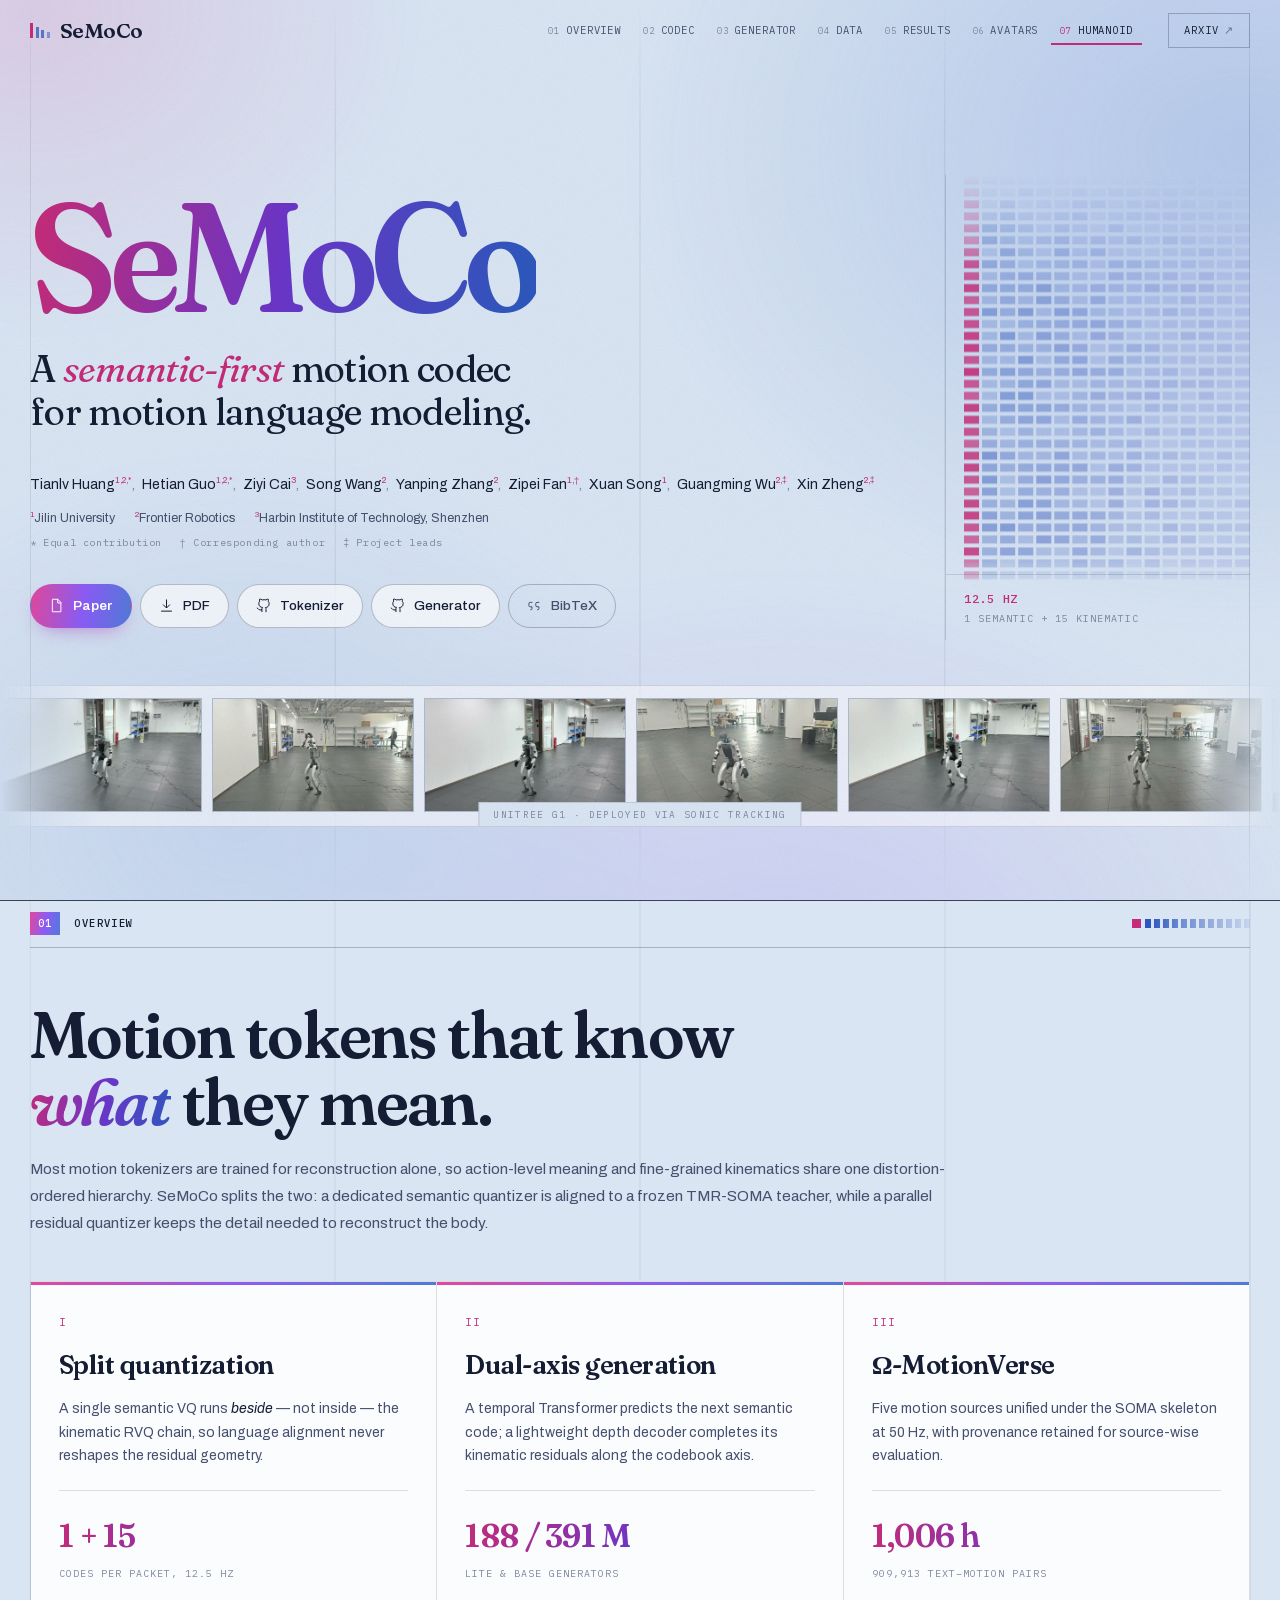
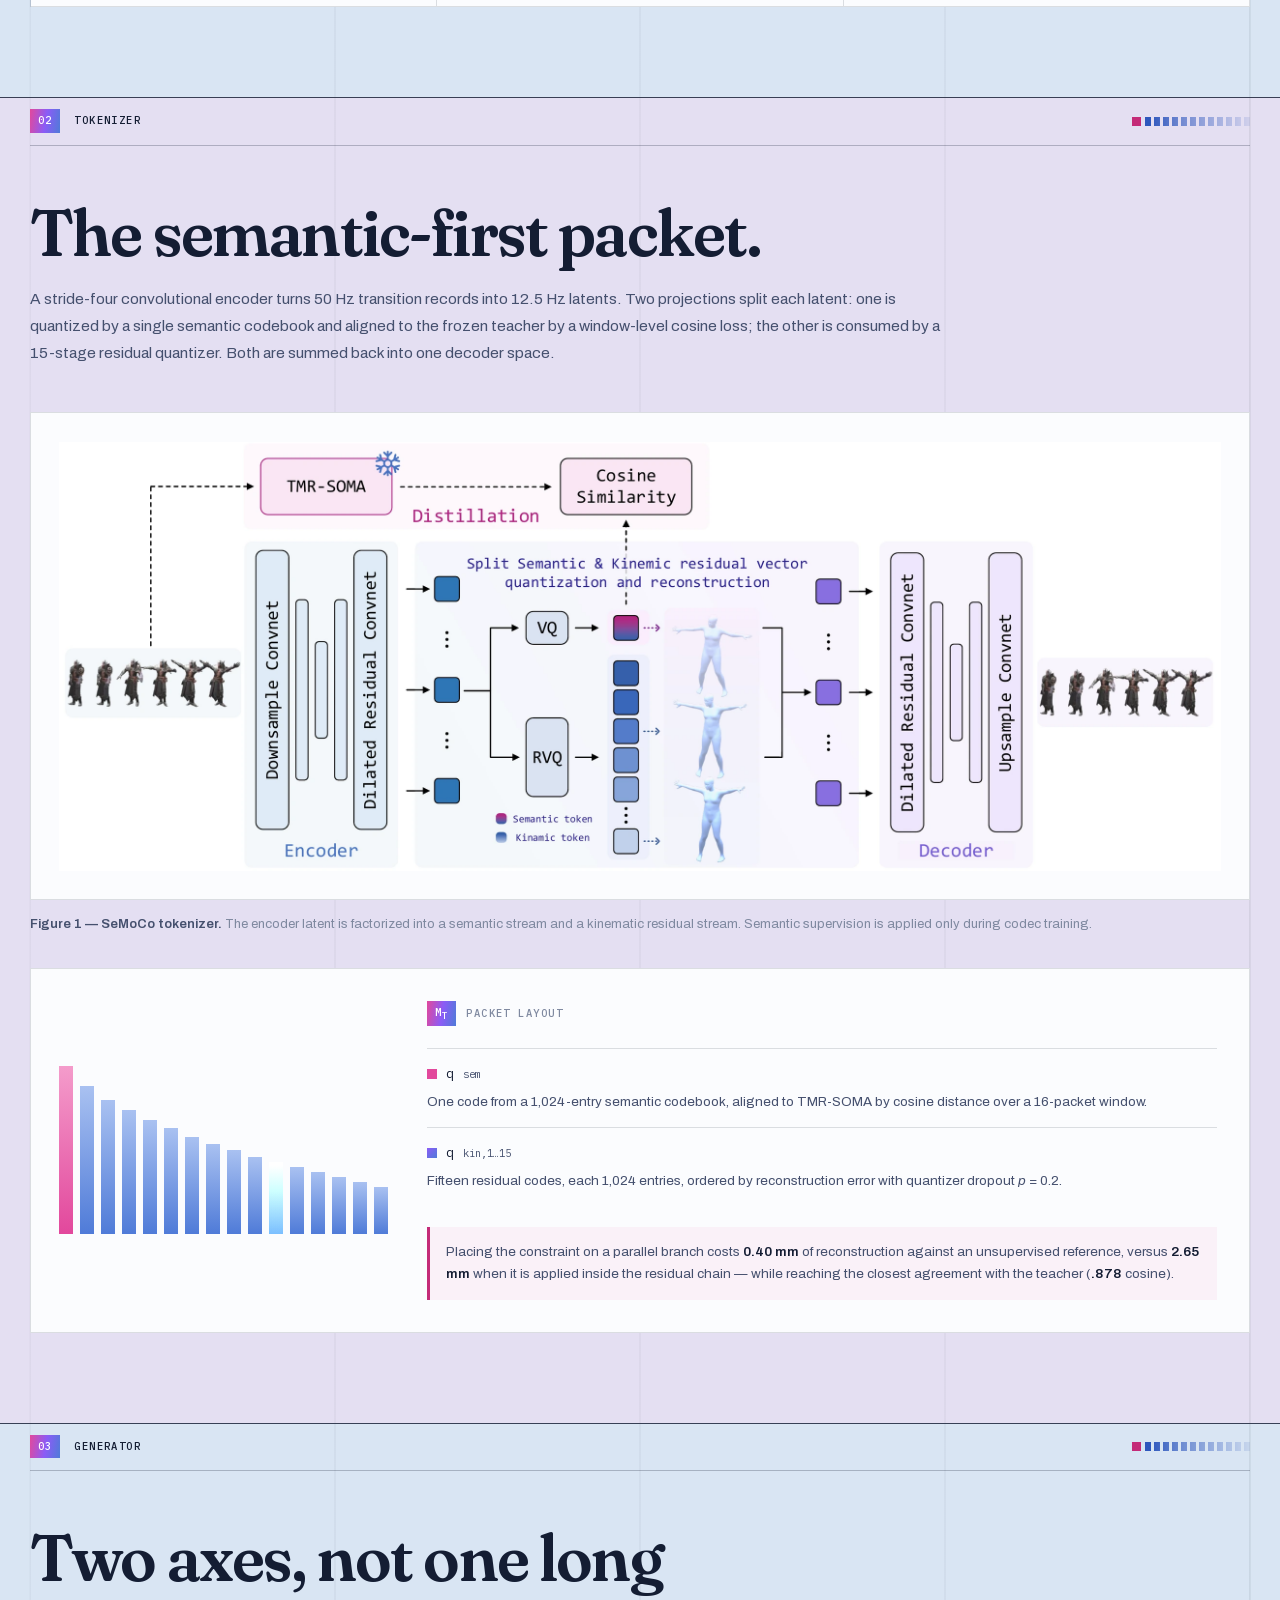
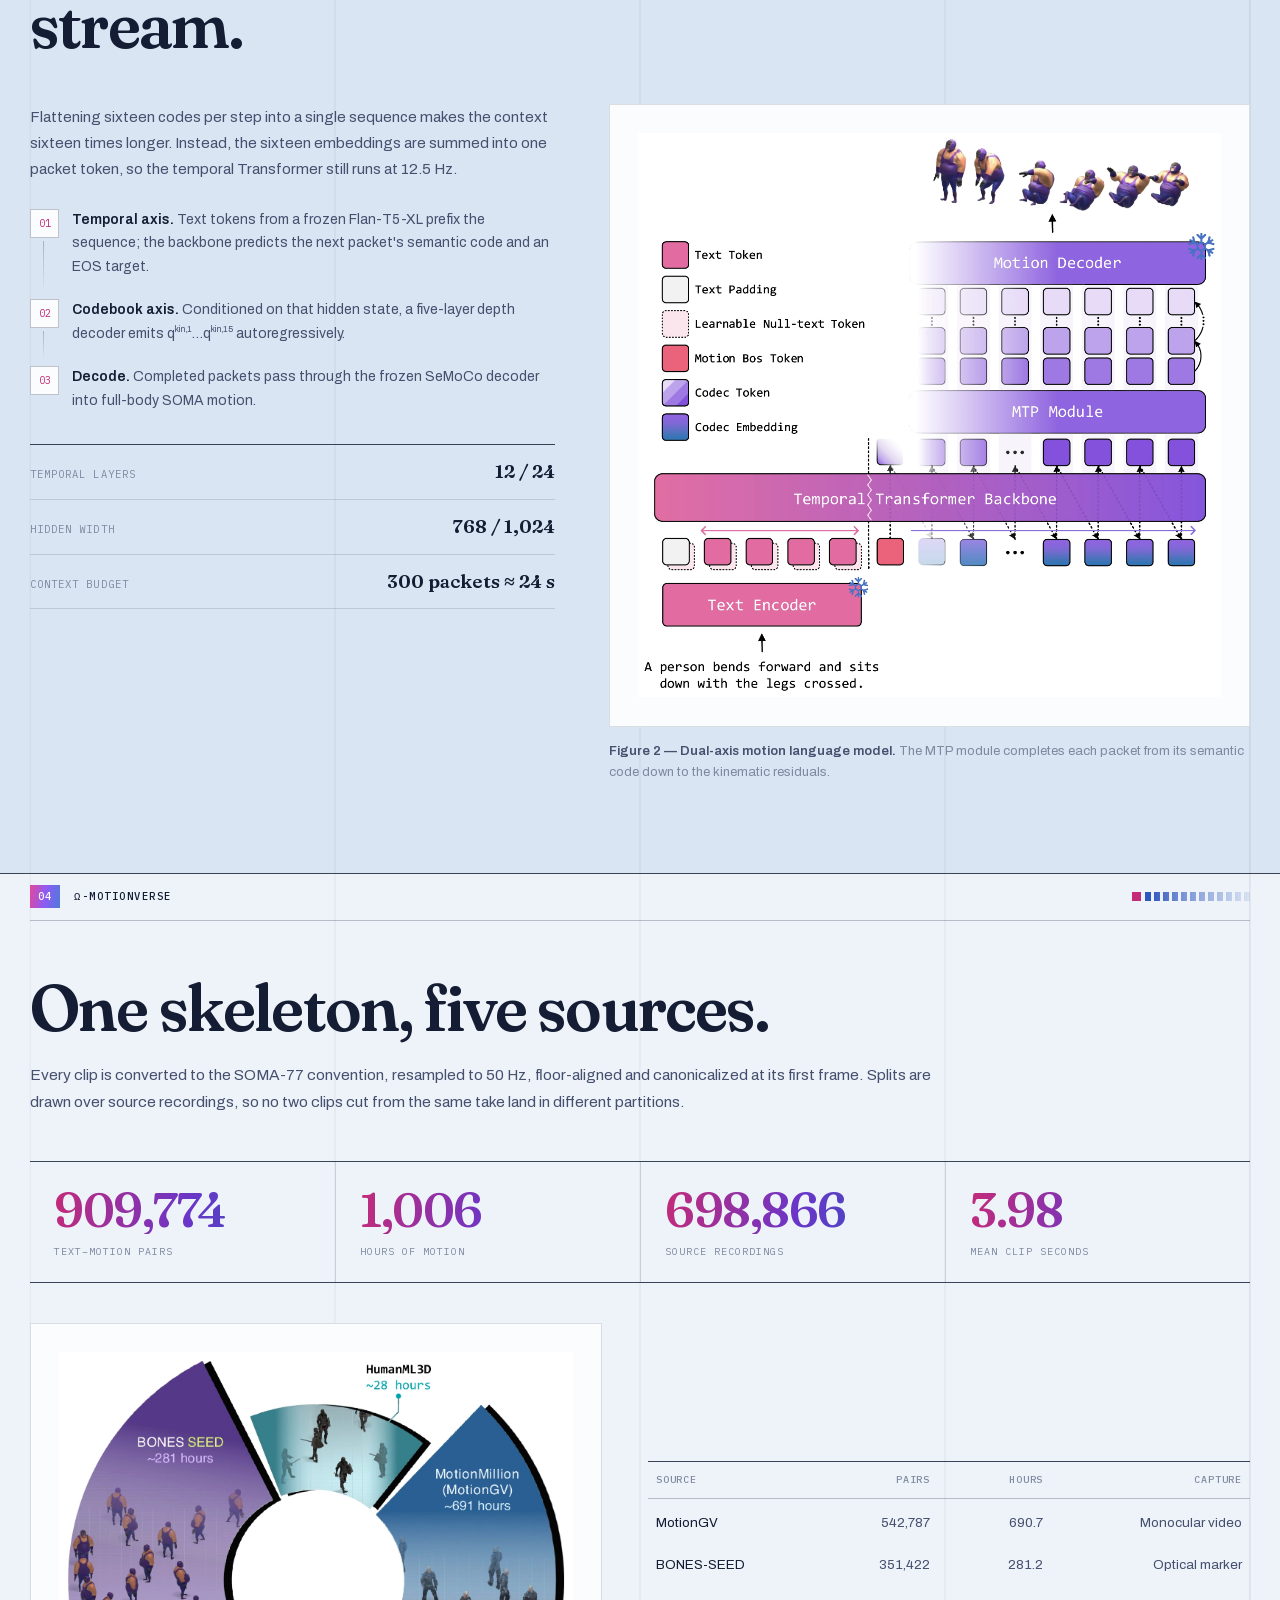
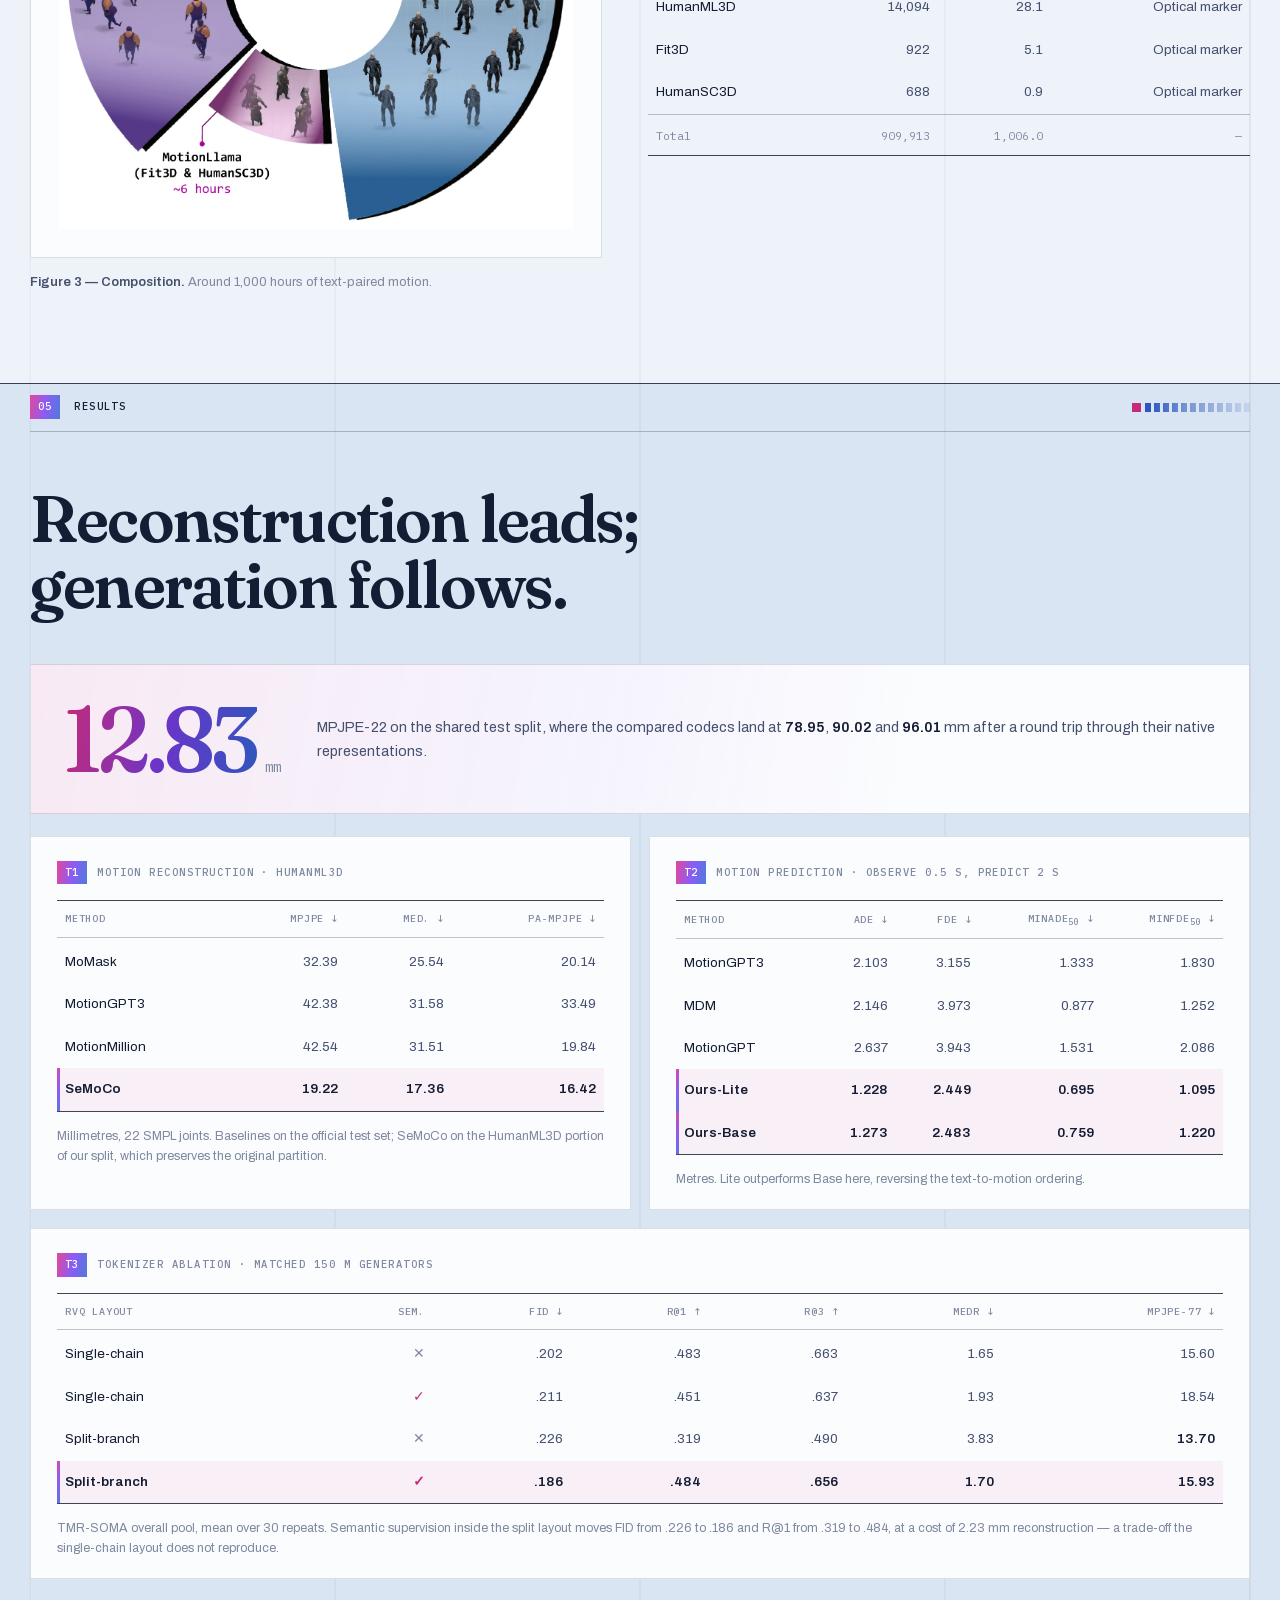
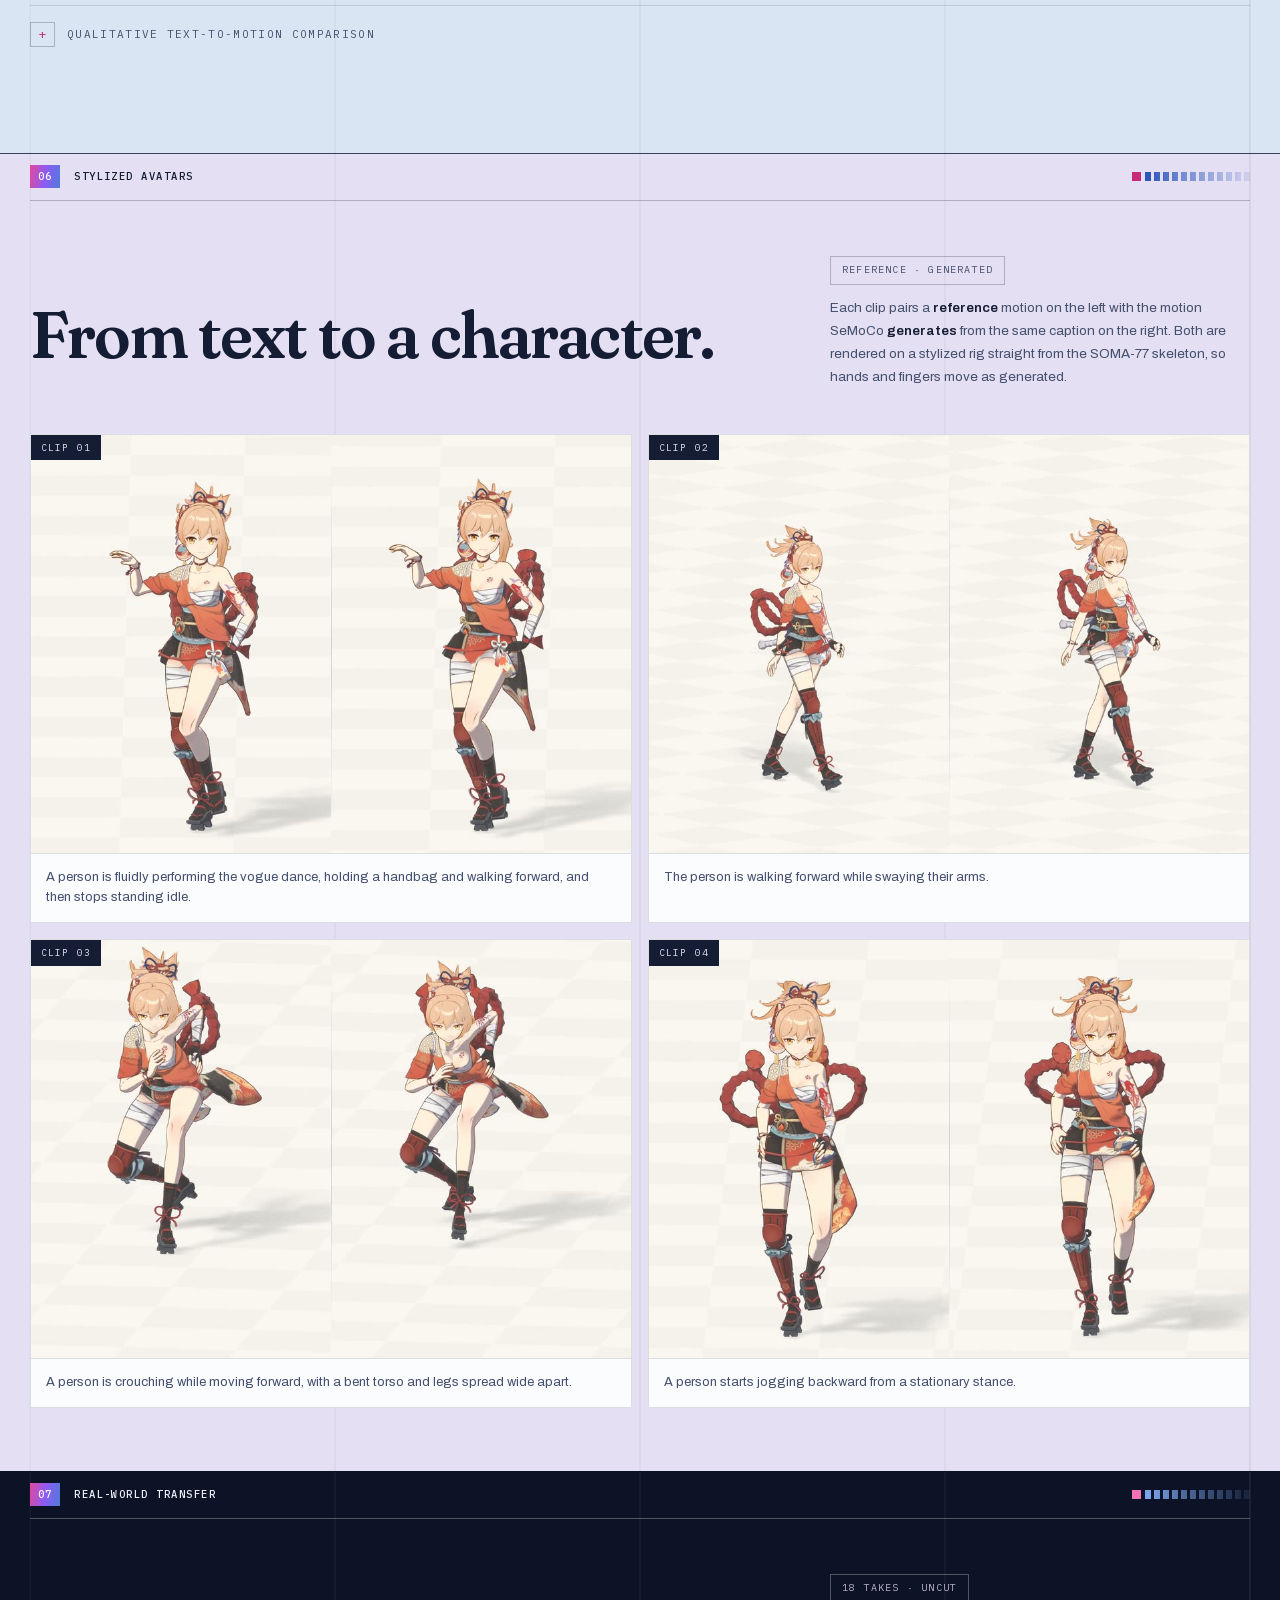
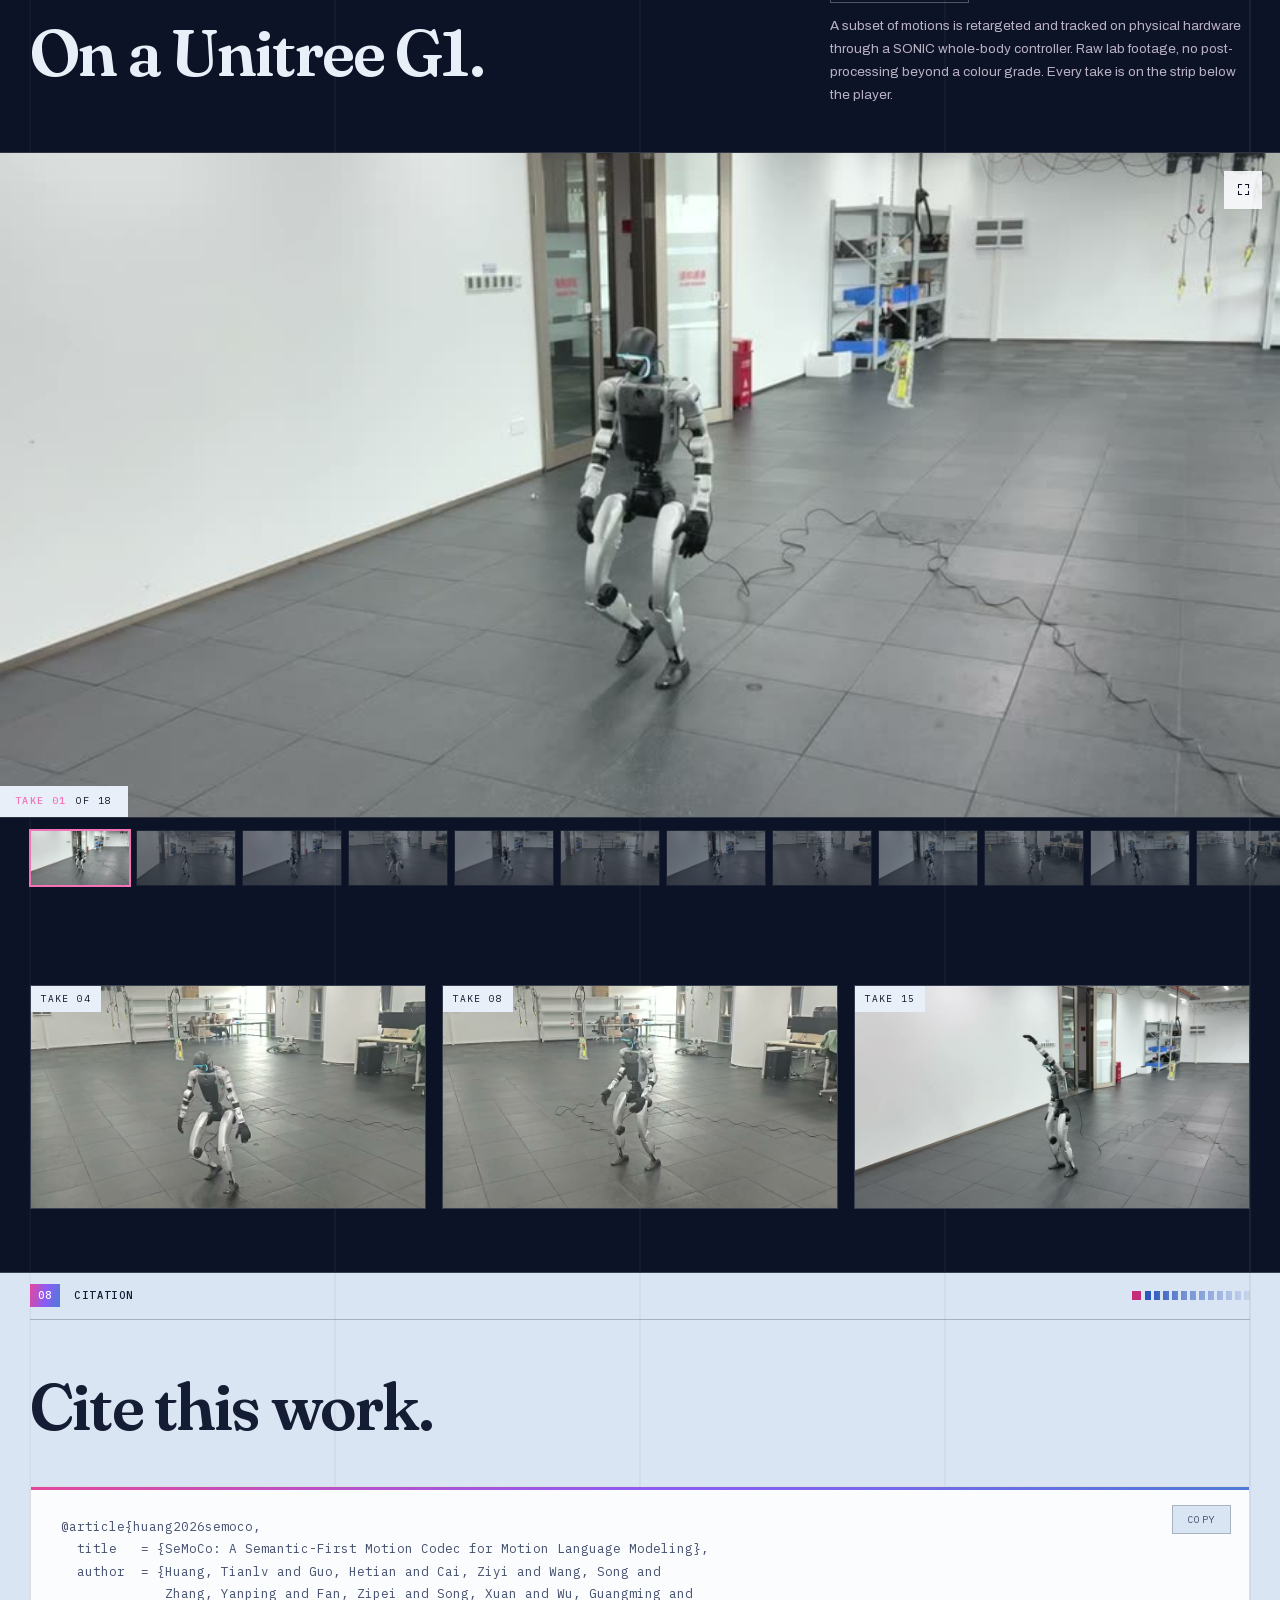
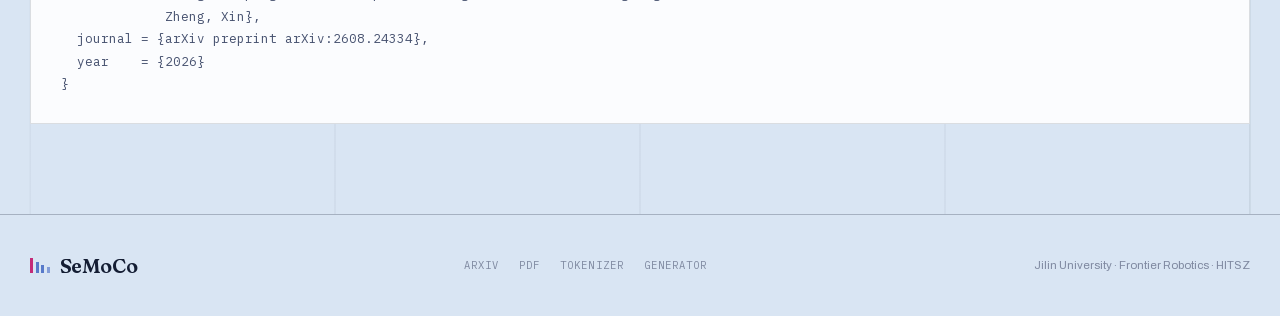
<file: index.html>
<!DOCTYPE html>
<html lang="en">
<head>
<meta charset="utf-8">
<meta name="viewport" content="width=device-width, initial-scale=1">
<title>SeMoCo · A Semantic-First Motion Codec for Motion Language Modeling</title>
<meta name="description" content="SeMoCo is a semantic-first motion codec that pairs a teacher-distilled semantic token with a kinematic residual hierarchy, together with a dual-axis motion language model and the 1,006-hour Ω-MotionVerse corpus.">
<meta property="og:title" content="SeMoCo · A Semantic-First Motion Codec">
<meta property="og:description" content="Each motion token carries one semantic code and a residual sequence of kinematic codes. A dual-axis generator models semantic progression across time and refines kinematics within each packet.">
<meta property="og:type" content="website">
<meta property="og:image" content="assets/figures/tokenizer.png">
<meta name="twitter:card" content="summary_large_image">
<link rel="icon" href="assets/favicon.svg" type="image/svg+xml">
<link rel="preload" href="assets/fonts/fraunces-latin-normal.woff2" as="font" type="font/woff2" crossorigin>
<link rel="preload" href="assets/fonts/archivo-latin-normal.woff2" as="font" type="font/woff2" crossorigin>
<link rel="stylesheet" href="assets/fonts/fonts.css">
<link rel="stylesheet" href="styles.css">
</head>
<body>

<div class="scroll-progress"><i></i></div>

<!-- ───────────────────────── nav ───────────────────────── -->
<header class="nav" id="nav">
  <a class="nav__mark" href="#top">
    <span class="packet packet--mini" aria-hidden="true"><i></i><i></i><i></i><i></i></span>
    <span>SeMoCo</span>
  </a>
  <nav class="nav__links">
    <a href="#overview"><i>01</i>Overview</a>
    <a href="#codec"><i>02</i>Codec</a>
    <a href="#generator"><i>03</i>Generator</a>
    <a href="#data"><i>04</i>Data</a>
    <a href="#results"><i>05</i>Results</a>
    <a href="#avatars"><i>06</i>Avatars</a>
    <a href="#humanoid"><i>07</i>Humanoid</a>
  </nav>
  <a class="nav__cta" href="https://arxiv.org/abs/2608.24334" target="_blank" rel="noopener">arXiv<span>↗</span></a>
  <button class="nav__burger" id="burger" aria-label="Menu" aria-expanded="false"><i></i><i></i></button>
</header>

<!-- ───────────────────────── hero ───────────────────────── -->
<main id="top">
<section class="hero">
  <div class="hero__wash" aria-hidden="true"></div>
  <div class="hero__grid" aria-hidden="true"></div>

  <div class="hero__main">
    <div class="hero__type">
      <h1 class="hero__title">SeMoCo</h1>

      <p class="hero__sub">
        A <em>semantic-first</em> motion codec<br>for motion language modeling.
      </p>

      <ul class="authors">
        <li><a href="#">Tianlv Huang</a><sup>1,2,*</sup></li>
        <li><a href="#">Hetian Guo</a><sup>1,2,*</sup></li>
        <li><a href="#">Ziyi Cai</a><sup>3</sup></li>
        <li><a href="#">Song Wang</a><sup>2</sup></li>
        <li><a href="#">Yanping Zhang</a><sup>2</sup></li>
        <li><a href="#">Zipei Fan</a><sup>1,†</sup></li>
        <li><a href="#">Xuan Song</a><sup>1</sup></li>
        <li><a href="#">Guangming Wu</a><sup>2,‡</sup></li>
        <li><a href="#">Xin Zheng</a><sup>2,‡</sup></li>
      </ul>
      <p class="affil">
        <span><sup>1</sup>Jilin University</span>
        <span><sup>2</sup>Frontier Robotics</span>
        <span><sup>3</sup>Harbin Institute of Technology, Shenzhen</span>
      </p>
      <p class="affil affil--note">
        <span>* Equal contribution</span>
        <span>† Corresponding author</span>
        <span>‡ Project leads</span>
      </p>

      <div class="cta">
        <a class="btn btn--primary" href="https://arxiv.org/abs/2608.24334" target="_blank" rel="noopener">
          <svg viewBox="0 0 24 24" aria-hidden="true"><path d="M6 2h8l5 5v15H6z"/><path d="M14 2v6h5"/></svg>
          Paper
        </a>
        <a class="btn" href="https://arxiv.org/pdf/2608.24334" target="_blank" rel="noopener">
          <svg viewBox="0 0 24 24" aria-hidden="true"><path d="M12 3v12"/><path d="M7 11l5 5 5-5"/><path d="M4 21h16"/></svg>
          PDF
        </a>
        <a class="btn" href="https://github.com/OMEGA-i/SeMoCo-Tokenizer" target="_blank" rel="noopener">
          <svg viewBox="0 0 24 24" aria-hidden="true"><path d="M9 19c-5 1.5-5-2.5-7-3m14 6v-4a3.5 3.5 0 0 0-1-2.7c3-.3 6-1.5 6-6.5a5 5 0 0 0-1.4-3.5 4.7 4.7 0 0 0-.1-3.5s-1.1-.3-3.5 1.3a12 12 0 0 0-6 0C7.1 1.3 6 1.6 6 1.6a4.7 4.7 0 0 0-.1 3.5A5 5 0 0 0 4.5 8.6c0 5 3 6.2 6 6.5a3.5 3.5 0 0 0-1 2.7v4"/></svg>
          Tokenizer
        </a>
        <a class="btn" href="https://github.com/OMEGA-i/SeMoCo-Generator" target="_blank" rel="noopener">
          <svg viewBox="0 0 24 24" aria-hidden="true"><path d="M9 19c-5 1.5-5-2.5-7-3m14 6v-4a3.5 3.5 0 0 0-1-2.7c3-.3 6-1.5 6-6.5a5 5 0 0 0-1.4-3.5 4.7 4.7 0 0 0-.1-3.5s-1.1-.3-3.5 1.3a12 12 0 0 0-6 0C7.1 1.3 6 1.6 6 1.6a4.7 4.7 0 0 0-.1 3.5A5 5 0 0 0 4.5 8.6c0 5 3 6.2 6 6.5a3.5 3.5 0 0 0-1 2.7v4"/></svg>
          Generator
        </a>
        <a class="btn btn--ghost" href="#cite">
          <svg viewBox="0 0 24 24" aria-hidden="true"><path d="M8 7H5a2 2 0 0 0-2 2v3a2 2 0 0 0 2 2h3v3a2 2 0 0 1-2 2"/><path d="M19 7h-3a2 2 0 0 0-2 2v3a2 2 0 0 0 2 2h3v3a2 2 0 0 1-2 2"/></svg>
          BibTeX
        </a>
      </div>
    </div>

    <aside class="hero__stream" aria-hidden="true">
      <canvas class="hero__canvas" id="tokenField"></canvas>
      <p class="hero__streamcap"><b>12.5 Hz</b><span>1 semantic + 15 kinematic</span></p>
    </aside>
  </div>

  <!-- film strip -->
  <div class="strip" id="strip" aria-label="Motion previews on a Unitree G1">
    <div class="strip__track" id="stripTrack"></div>
    <div class="strip__label"><span>Unitree&nbsp;G1 · deployed via SONIC tracking</span></div>
  </div>
</section>

<!-- ───────────────────────── overview ───────────────────────── -->
<section class="section" id="overview">
  <div class="band"><span class="band__no">01</span><span class="band__id">Overview</span><span class="band__mark" aria-hidden="true"></span></div>
  <div class="wrap">
    <header class="shead reveal">
      <h2>Motion tokens that know<br><em>what</em> they mean.</h2>
      <p class="lede">
        Most motion tokenizers are trained for reconstruction alone, so action-level meaning and
        fine-grained kinematics share one distortion-ordered hierarchy. SeMoCo splits the two:
        a dedicated semantic quantizer is aligned to a frozen TMR-SOMA teacher, while a parallel
        residual quantizer keeps the detail needed to reconstruct the body.
      </p>
    </header>

    <div class="pillars">
      <article class="pillar reveal" style="--d:0ms">
        <span class="pillar__idx">i</span>
        <h3>Split quantization</h3>
        <p>A single semantic VQ runs <em>beside</em> — not inside — the kinematic RVQ chain, so
          language alignment never reshapes the residual geometry.</p>
        <p class="pillar__stat"><b>1 + 15</b><span>codes per packet, 12.5 Hz</span></p>
      </article>
      <article class="pillar reveal" style="--d:90ms">
        <span class="pillar__idx">ii</span>
        <h3>Dual-axis generation</h3>
        <p>A temporal Transformer predicts the next semantic code; a lightweight depth decoder
          completes its kinematic residuals along the codebook axis.</p>
        <p class="pillar__stat"><b>188 / 391 M</b><span>Lite &amp; Base generators</span></p>
      </article>
      <article class="pillar reveal" style="--d:180ms">
        <span class="pillar__idx">iii</span>
        <h3>Ω-MotionVerse</h3>
        <p>Five motion sources unified under the SOMA skeleton at 50 Hz, with provenance retained
          for source-wise evaluation.</p>
        <p class="pillar__stat"><b>1,006 h</b><span>909,913 text–motion pairs</span></p>
      </article>
    </div>
  </div>
</section>

<!-- ───────────────────────── codec ───────────────────────── -->
<section class="section section--tint-a" id="codec">
  <div class="band"><span class="band__no">02</span><span class="band__id">Tokenizer</span><span class="band__mark" aria-hidden="true"></span></div>
  <div class="wrap">
    <header class="shead reveal">
      <h2>The semantic-first packet.</h2>
      <p class="lede">
        A stride-four convolutional encoder turns 50 Hz transition records into 12.5 Hz latents.
        Two projections split each latent: one is quantized by a single semantic codebook and
        aligned to the frozen teacher by a window-level cosine loss; the other is consumed by a
        15-stage residual quantizer. Both are summed back into one decoder space.
      </p>
    </header>

    <figure class="figure figure--wide reveal">
      <a class="figure__zoom" href="assets/figures/tokenizer.png" data-zoom data-cap="Figure 1 — SeMoCo tokenizer.">
        <picture>
          <source srcset="assets/figures/tokenizer.webp" type="image/webp">
          <img src="assets/figures/tokenizer.png" alt="SeMoCo tokenizer architecture: encoder, split semantic VQ and kinematic RVQ, TMR-SOMA distillation, decoder." loading="lazy" width="2400" height="888">
        </picture>
        <span class="figure__hint">Click to enlarge</span>
      </a>
      <figcaption>
        <b>Figure 1 — SeMoCo tokenizer.</b> The encoder latent is factorized into a semantic stream
        and a kinematic residual stream. Semantic supervision is applied only during codec training.
      </figcaption>
    </figure>

    <div class="packet-demo reveal">
      <div class="packet-demo__viz">
        <div class="packet" id="packetViz" aria-hidden="true"></div>
      </div>
      <div class="packet-demo__text">
        <p class="eyebrow"><i>m<sub>t</sub></i> packet layout</p>
        <dl class="deflist">
          <div><dt><span class="swatch swatch--sem"></span>q<sup>sem</sup></dt>
            <dd>One code from a 1,024-entry semantic codebook, aligned to TMR-SOMA by cosine distance over a 16-packet window.</dd></div>
          <div><dt><span class="swatch swatch--kin"></span>q<sup>kin,1…15</sup></dt>
            <dd>Fifteen residual codes, each 1,024 entries, ordered by reconstruction error with quantizer dropout <i>p</i>&nbsp;=&nbsp;0.2.</dd></div>
        </dl>
        <p class="note">
          Placing the constraint on a parallel branch costs <b>0.40 mm</b> of reconstruction against an
          unsupervised reference, versus <b>2.65 mm</b> when it is applied inside the residual chain —
          while reaching the closest agreement with the teacher (<b>.878</b> cosine).
        </p>
      </div>
    </div>
  </div>
</section>

<!-- ───────────────────────── generator ───────────────────────── -->
<section class="section" id="generator">
  <div class="band"><span class="band__no">03</span><span class="band__id">Generator</span><span class="band__mark" aria-hidden="true"></span></div>
  <div class="wrap">
    <header class="shead reveal">
      <h2>Two axes, not one long stream.</h2>
    </header>

    <div class="split">
      <div class="split__text reveal">
        <p class="lede lede--tight">
          Flattening sixteen codes per step into a single sequence makes the context sixteen times
          longer. Instead, the sixteen embeddings are summed into one packet token, so the temporal
          Transformer still runs at 12.5 Hz.
        </p>
        <ol class="steps">
          <li><b>Temporal axis.</b> Text tokens from a frozen Flan-T5-XL prefix the sequence; the
            backbone predicts the next packet's semantic code and an EOS target.</li>
          <li><b>Codebook axis.</b> Conditioned on that hidden state, a five-layer depth decoder
            emits q<sup>kin,1</sup>…q<sup>kin,15</sup> autoregressively.</li>
          <li><b>Decode.</b> Completed packets pass through the frozen SeMoCo decoder into
            full-body SOMA motion.</li>
        </ol>
        <div class="minitable">
          <div><span>Temporal layers</span><b>12 / 24</b></div>
          <div><span>Hidden width</span><b>768 / 1,024</b></div>
          <div><span>Context budget</span><b>300 packets ≈ 24 s</b></div>
        </div>
      </div>

      <figure class="figure figure--tall reveal">
        <a class="figure__zoom" href="assets/figures/generator.png" data-zoom data-cap="Figure 2 — Dual-axis motion language model.">
          <picture>
            <source srcset="assets/figures/generator.webp" type="image/webp">
            <img src="assets/figures/generator.png" alt="Dual-axis motion language model: text encoder, temporal Transformer backbone, MTP module and motion decoder." loading="lazy" width="2207" height="2138">
          </picture>
          <span class="figure__hint">Click to enlarge</span>
        </a>
        <figcaption>
          <b>Figure 2 — Dual-axis motion language model.</b> The MTP module completes each packet
          from its semantic code down to the kinematic residuals.
        </figcaption>
      </figure>
    </div>
  </div>
</section>

<!-- ───────────────────────── data ───────────────────────── -->
<section class="section section--tint-b" id="data">
  <div class="band"><span class="band__no">04</span><span class="band__id">Ω-MotionVerse</span><span class="band__mark" aria-hidden="true"></span></div>
  <div class="wrap">
    <header class="shead reveal">
      <h2>One skeleton, five sources.</h2>
      <p class="lede">
        Every clip is converted to the SOMA-77 convention, resampled to 50 Hz, floor-aligned and
        canonicalized at its first frame. Splits are drawn over source recordings, so no two clips
        cut from the same take land in different partitions.
      </p>
    </header>

    <div class="stats reveal">
      <div class="stat"><b data-count="909913" data-fmt="int">0</b><span>text–motion pairs</span></div>
      <div class="stat"><b data-count="1006" data-fmt="int">0</b><span>hours of motion</span></div>
      <div class="stat"><b data-count="699152" data-fmt="int">0</b><span>source recordings</span></div>
      <div class="stat"><b data-count="3.98" data-fmt="dec">0</b><span>mean clip seconds</span></div>
    </div>

    <div class="data-grid">
      <figure class="figure reveal">
        <a class="figure__zoom" href="assets/figures/dataset.png" data-zoom data-cap="Figure 3 — Ω-MotionVerse composition.">
          <picture>
            <source srcset="assets/figures/dataset.webp" type="image/webp">
            <img src="assets/figures/dataset.png" alt="Composition of the Ω-MotionVerse corpus by source group and duration." loading="lazy" width="1395" height="1295">
          </picture>
          <span class="figure__hint">Click to enlarge</span>
        </a>
        <figcaption><b>Figure 3 — Composition.</b> Around 1,000 hours of text-paired motion.</figcaption>
      </figure>

      <div class="sources reveal">
        <table class="tbl tbl--bare">
          <thead><tr><th>Source</th><th>Pairs</th><th>Hours</th><th>Capture</th></tr></thead>
          <tbody>
            <tr><td>MotionGV</td><td>542,787</td><td>690.7</td><td>Monocular video</td></tr>
            <tr><td>BONES-SEED</td><td>351,422</td><td>281.2</td><td>Optical marker</td></tr>
            <tr><td>HumanML3D</td><td>14,094</td><td>28.1</td><td>Optical marker</td></tr>
            <tr><td>Fit3D</td><td>922</td><td>5.1</td><td>Optical marker</td></tr>
            <tr><td>HumanSC3D</td><td>688</td><td>0.9</td><td>Optical marker</td></tr>
          </tbody>
          <tfoot><tr><td>Total</td><td>909,913</td><td>1,006.0</td><td>—</td></tr></tfoot>
        </table>
      </div>
    </div>
  </div>
</section>

<!-- ───────────────────────── results ───────────────────────── -->
<section class="section" id="results">
  <div class="band"><span class="band__no">05</span><span class="band__id">Results</span><span class="band__mark" aria-hidden="true"></span></div>
  <div class="wrap">
    <header class="shead reveal">
      <h2>Reconstruction leads;<br>generation follows.</h2>
    </header>

    <div class="headline reveal">
      <div class="headline__num"><b>12.83</b><i>mm</i></div>
      <p>MPJPE-22 on the shared test split, where the compared codecs land at
        <b>78.95</b>, <b>90.02</b> and <b>96.01</b> mm after a round trip through their native
        representations.</p>
    </div>

    <div class="tables">
      <div class="tcard reveal">
        <p class="eyebrow"><i>T1</i> Motion reconstruction · HumanML3D</p>
        <table class="tbl">
          <thead><tr><th>Method</th><th>MPJPE ↓</th><th>Med. ↓</th><th>PA-MPJPE ↓</th></tr></thead>
          <tbody>
            <tr><td>MoMask</td><td>32.39</td><td>25.54</td><td>20.14</td></tr>
            <tr><td>MotionGPT3</td><td>42.38</td><td>31.58</td><td>33.49</td></tr>
            <tr><td>MotionMillion</td><td>42.54</td><td>31.51</td><td>19.84</td></tr>
            <tr class="is-ours"><td>SeMoCo</td><td>19.22</td><td>17.36</td><td>16.42</td></tr>
          </tbody>
        </table>
        <p class="tnote">Millimetres, 22 SMPL joints. Baselines on the official test set; SeMoCo on the HumanML3D portion of our split, which preserves the original partition.</p>
      </div>

      <div class="tcard reveal">
        <p class="eyebrow"><i>T2</i> Motion prediction · observe 0.5 s, predict 2 s</p>
        <table class="tbl">
          <thead><tr><th>Method</th><th>ADE ↓</th><th>FDE ↓</th><th>minADE<sub>50</sub> ↓</th><th>minFDE<sub>50</sub> ↓</th></tr></thead>
          <tbody>
            <tr><td>MotionGPT3</td><td>2.103</td><td>3.155</td><td>1.333</td><td>1.830</td></tr>
            <tr><td>MDM</td><td>2.146</td><td>3.973</td><td>0.877</td><td>1.252</td></tr>
            <tr><td>MotionGPT</td><td>2.637</td><td>3.943</td><td>1.531</td><td>2.086</td></tr>
            <tr class="is-ours"><td>Ours-Lite</td><td>1.228</td><td>2.449</td><td>0.695</td><td>1.095</td></tr>
            <tr class="is-ours"><td>Ours-Base</td><td>1.273</td><td>2.483</td><td>0.759</td><td>1.220</td></tr>
          </tbody>
        </table>
        <p class="tnote">Metres. Lite outperforms Base here, reversing the text-to-motion ordering.</p>
      </div>

      <div class="tcard tcard--wide reveal">
        <p class="eyebrow"><i>T3</i> Tokenizer ablation · matched 150 M generators</p>
        <table class="tbl">
          <thead><tr><th>RVQ layout</th><th>Sem.</th><th>FID ↓</th><th>R@1 ↑</th><th>R@3 ↑</th><th>MedR ↓</th><th>MPJPE-77 ↓</th></tr></thead>
          <tbody>
            <tr><td>Single-chain</td><td class="c-no">✕</td><td>.202</td><td>.483</td><td>.663</td><td>1.65</td><td>15.60</td></tr>
            <tr><td>Single-chain</td><td class="c-yes">✓</td><td>.211</td><td>.451</td><td>.637</td><td>1.93</td><td>18.54</td></tr>
            <tr><td>Split-branch</td><td class="c-no">✕</td><td>.226</td><td>.319</td><td>.490</td><td>3.83</td><td><b>13.70</b></td></tr>
            <tr class="is-ours"><td>Split-branch</td><td class="c-yes">✓</td><td><b>.186</b></td><td><b>.484</b></td><td>.656</td><td>1.70</td><td>15.93</td></tr>
          </tbody>
        </table>
        <p class="tnote">TMR-SOMA overall pool, mean over 30 repeats. Semantic supervision inside the split layout moves FID from .226 to .186 and R@1 from .319 to .484, at a cost of 2.23 mm reconstruction — a trade-off the single-chain layout does not reproduce.</p>
      </div>
    </div>

    <details class="more reveal">
      <summary><span>Qualitative text-to-motion comparison</span></summary>
      <figure class="figure figure--flat">
        <a class="figure__zoom" href="assets/figures/qualitative.png" data-zoom data-cap="Figure 4 — Qualitative text-to-motion comparison.">
          <picture>
            <source srcset="assets/figures/qualitative.webp" type="image/webp">
            <img src="assets/figures/qualitative.png" alt="Generated motion from HY-Motion, Kimodo and Ours-Base for three text prompts." loading="lazy" width="2400" height="683">
          </picture>
          <span class="figure__hint">Click to enlarge</span>
        </a>
        <figcaption><b>Figure 4.</b> HY-Motion, Kimodo and Ours-Base at matched timestamps for three prompts.</figcaption>
      </figure>
    </details>
  </div>
</section>

<!-- ───────────────────────── avatars ───────────────────────── -->
<section class="section section--tint-a section--gallery" id="avatars">
  <div class="band"><span class="band__no">06</span><span class="band__id">Stylized avatars</span><span class="band__mark" aria-hidden="true"></span></div>
  <div class="wrap">
    <header class="shead shead--row reveal">
      <div>
        <h2>From text to a character.</h2>
      </div>
      <div class="shead__aside">
        <span class="tag">Reference · Generated</span>
        <p>Each clip pairs a <b>reference</b> motion on the left with the motion SeMoCo
          <b>generates</b> from the same caption on the right. Both are rendered on a stylized
          rig straight from the SOMA-77 skeleton, so hands and fingers move as generated.</p>
      </div>
    </header>

    <div class="vgrid vgrid--probe" id="probeGrid"></div>
  </div>
</section>

<!-- ───────────────────────── humanoid ───────────────────────── -->
<section class="section section--ink section--gallery" id="humanoid">
  <div class="band"><span class="band__no">07</span><span class="band__id">Real-world transfer</span><span class="band__mark" aria-hidden="true"></span></div>
  <div class="wrap">
    <header class="shead shead--row reveal">
      <div>
        <h2>On a Unitree G1.</h2>
      </div>
      <div class="shead__aside">
        <span class="tag">18 takes · uncut</span>
        <p>A subset of motions is retargeted and tracked on physical hardware through a
          SONIC whole-body controller. Raw lab footage, no post-processing beyond a colour grade.
          Every take is on the strip below the player.</p>
      </div>
    </header>
  </div>

  <div class="feature reveal">
    <div class="feature__player">
      <video id="featureVideo" muted loop playsinline preload="none"
             poster="assets/poster/g1-01.jpg"></video>
      <div class="feature__now" id="featureNow"><b>Take 01</b><span>of 18</span></div>
      <button class="feature__expand" data-expand aria-label="Open fullscreen">
        <svg viewBox="0 0 24 24"><path d="M4 9V4h5M20 15v5h-5M20 9V4h-5M4 15v5h5"/></svg>
      </button>
    </div>
    <div class="feature__rail" id="featureRail"></div>
  </div>

  <div class="wrap">
    <p class="eyebrow eyebrow--sub reveal"><i>↓</i> Three takes, side by side</p>
    <div class="vgrid vgrid--g1" id="g1Grid"></div>
  </div>
</section>

<!-- ───────────────────────── cite ───────────────────────── -->
<section class="section" id="cite">
  <div class="band"><span class="band__no">08</span><span class="band__id">Citation</span><span class="band__mark" aria-hidden="true"></span></div>
  <div class="wrap">
    <header class="shead reveal">
      <h2>Cite this work.</h2>
    </header>
    <div class="bib reveal">
      <button class="bib__copy" id="bibCopy">Copy</button>
      <pre id="bibText">@article{huang2026semoco,
  title   = {SeMoCo: A Semantic-First Motion Codec for Motion Language Modeling},
  author  = {Huang, Tianlv and Guo, Hetian and Cai, Ziyi and Wang, Song and
             Zhang, Yanping and Fan, Zipei and Song, Xuan and Wu, Guangming and
             Zheng, Xin},
  journal = {arXiv preprint arXiv:2608.24334},
  year    = {2026}
}</pre>
    </div>
  </div>
</section>
</main>

<footer class="foot">
  <div class="wrap foot__in">
    <div class="foot__mark">
      <span class="packet packet--mini" aria-hidden="true"><i></i><i></i><i></i><i></i></span>
      <span>SeMoCo</span>
    </div>
    <nav class="foot__links">
      <a href="https://arxiv.org/abs/2608.24334" target="_blank" rel="noopener">arXiv</a>
      <a href="https://arxiv.org/pdf/2608.24334" target="_blank" rel="noopener">PDF</a>
      <a href="https://github.com/OMEGA-i/SeMoCo-Tokenizer" target="_blank" rel="noopener">Tokenizer</a>
      <a href="https://github.com/OMEGA-i/SeMoCo-Generator" target="_blank" rel="noopener">Generator</a>
    </nav>
    <p class="foot__note">Jilin University · Frontier Robotics · HITSZ</p>
  </div>
</footer>

<!-- ───────────────────────── lightbox ───────────────────────── -->
<div class="lb" id="lb" role="dialog" aria-modal="true" aria-hidden="true">
  <button class="lb__close" data-lb-close aria-label="Close">✕</button>
  <button class="lb__nav lb__nav--prev" data-lb-prev aria-label="Previous">‹</button>
  <button class="lb__nav lb__nav--next" data-lb-next aria-label="Next">›</button>
  <div class="lb__stage" id="lbStage"></div>
  <p class="lb__cap" id="lbCap"></p>
</div>

<script src="main.js"></script>
</body>
</html>
</file>
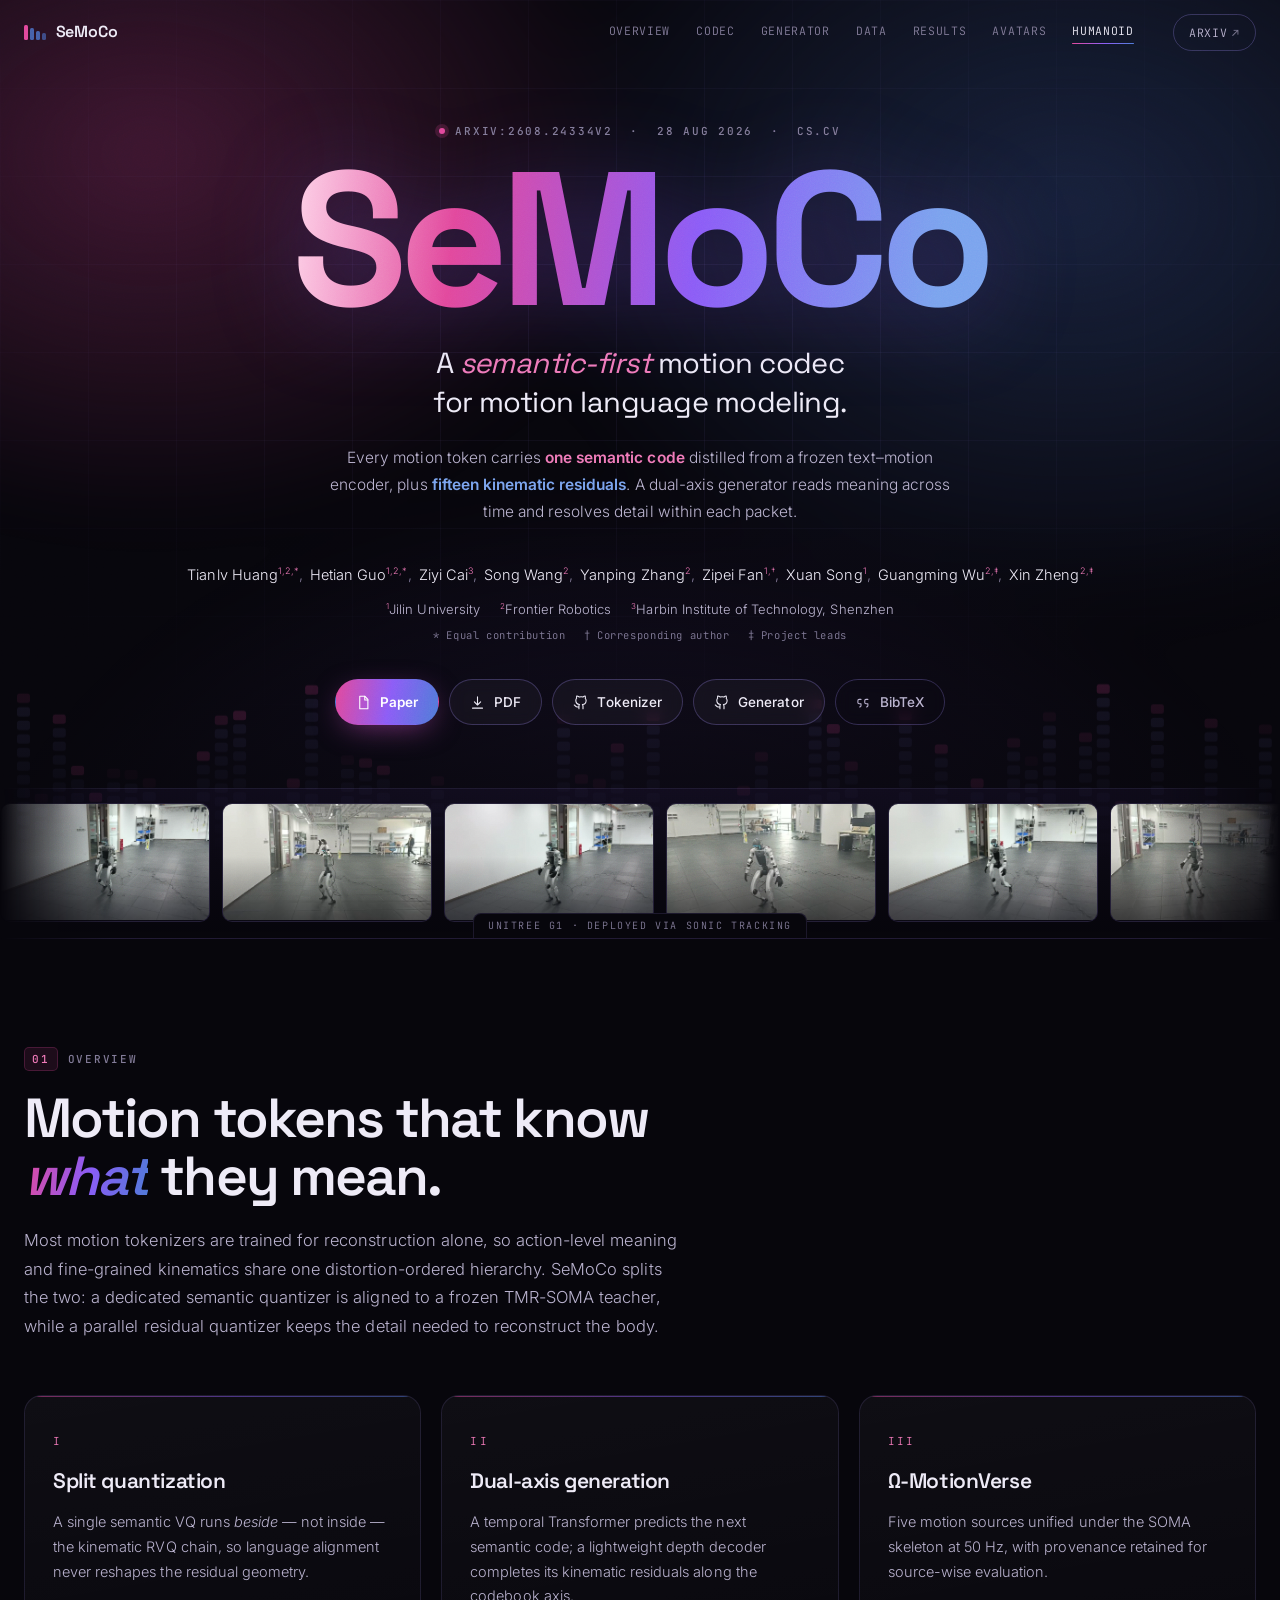
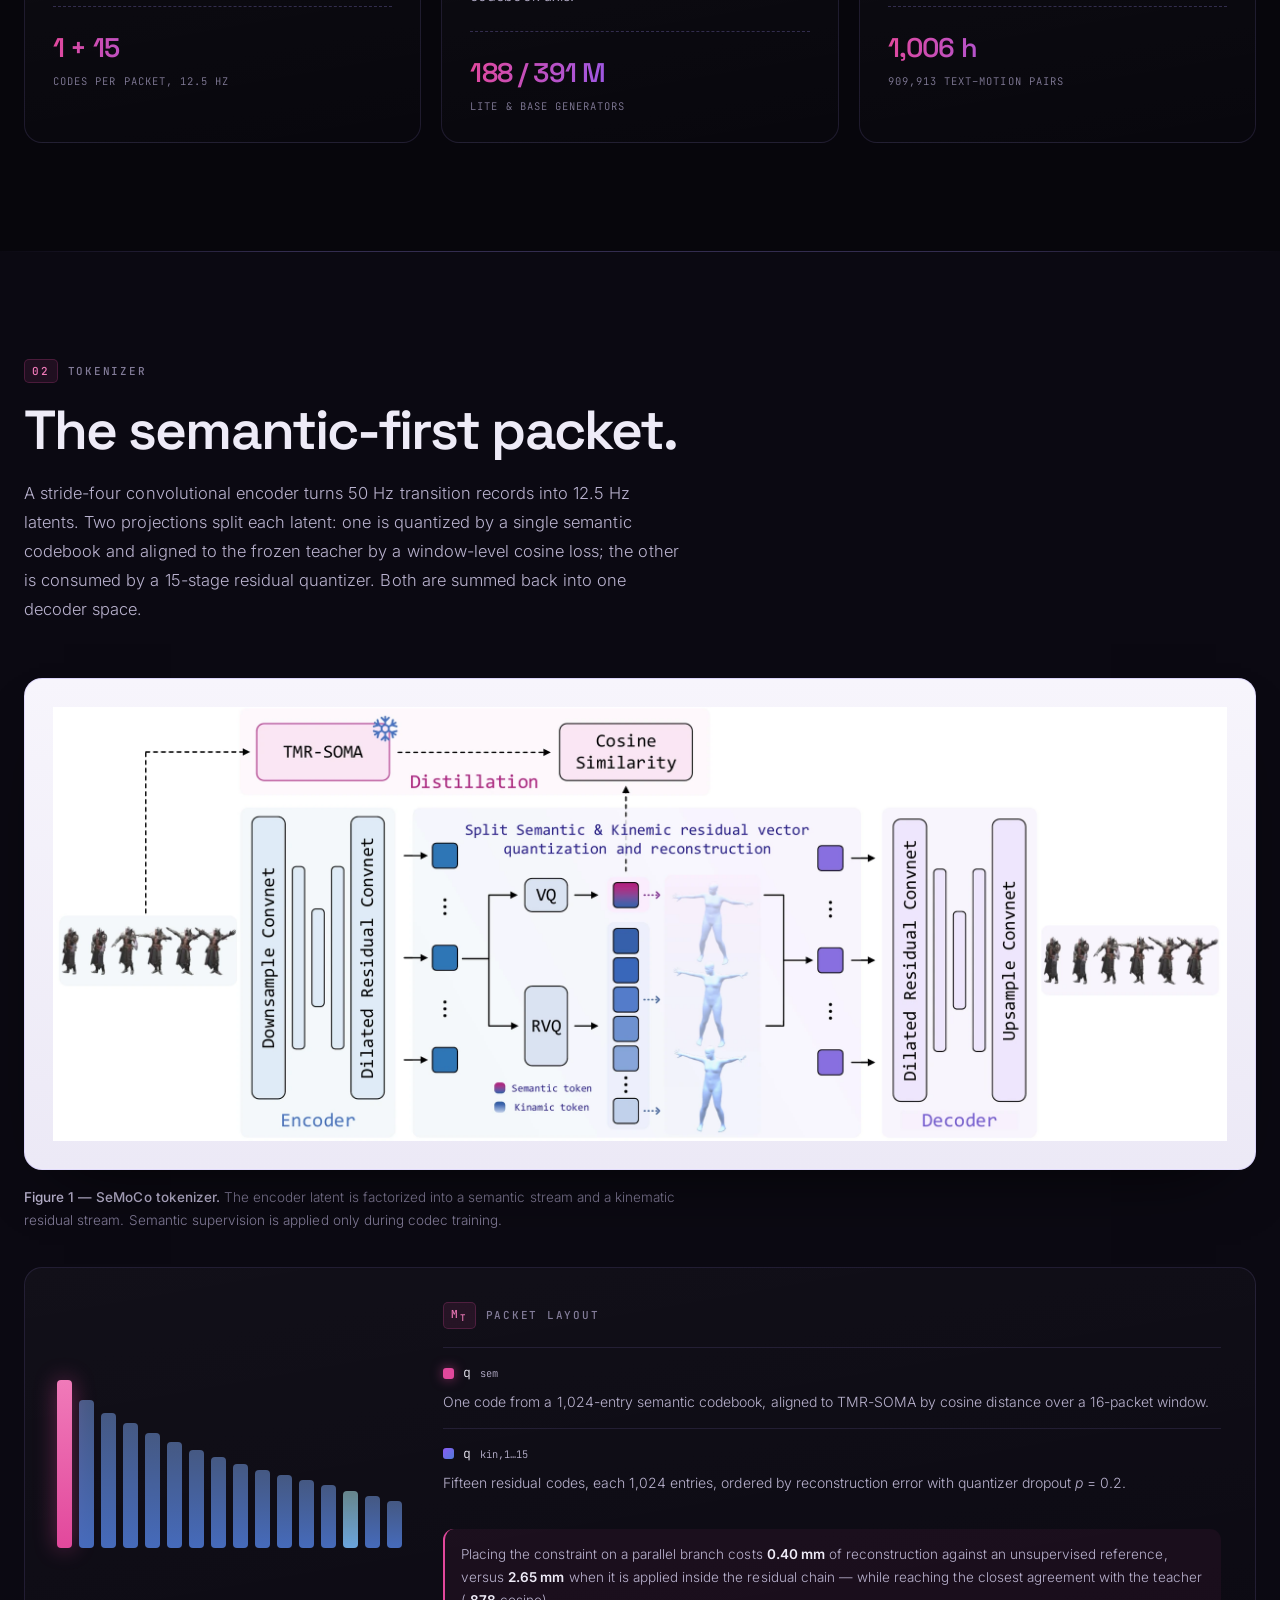
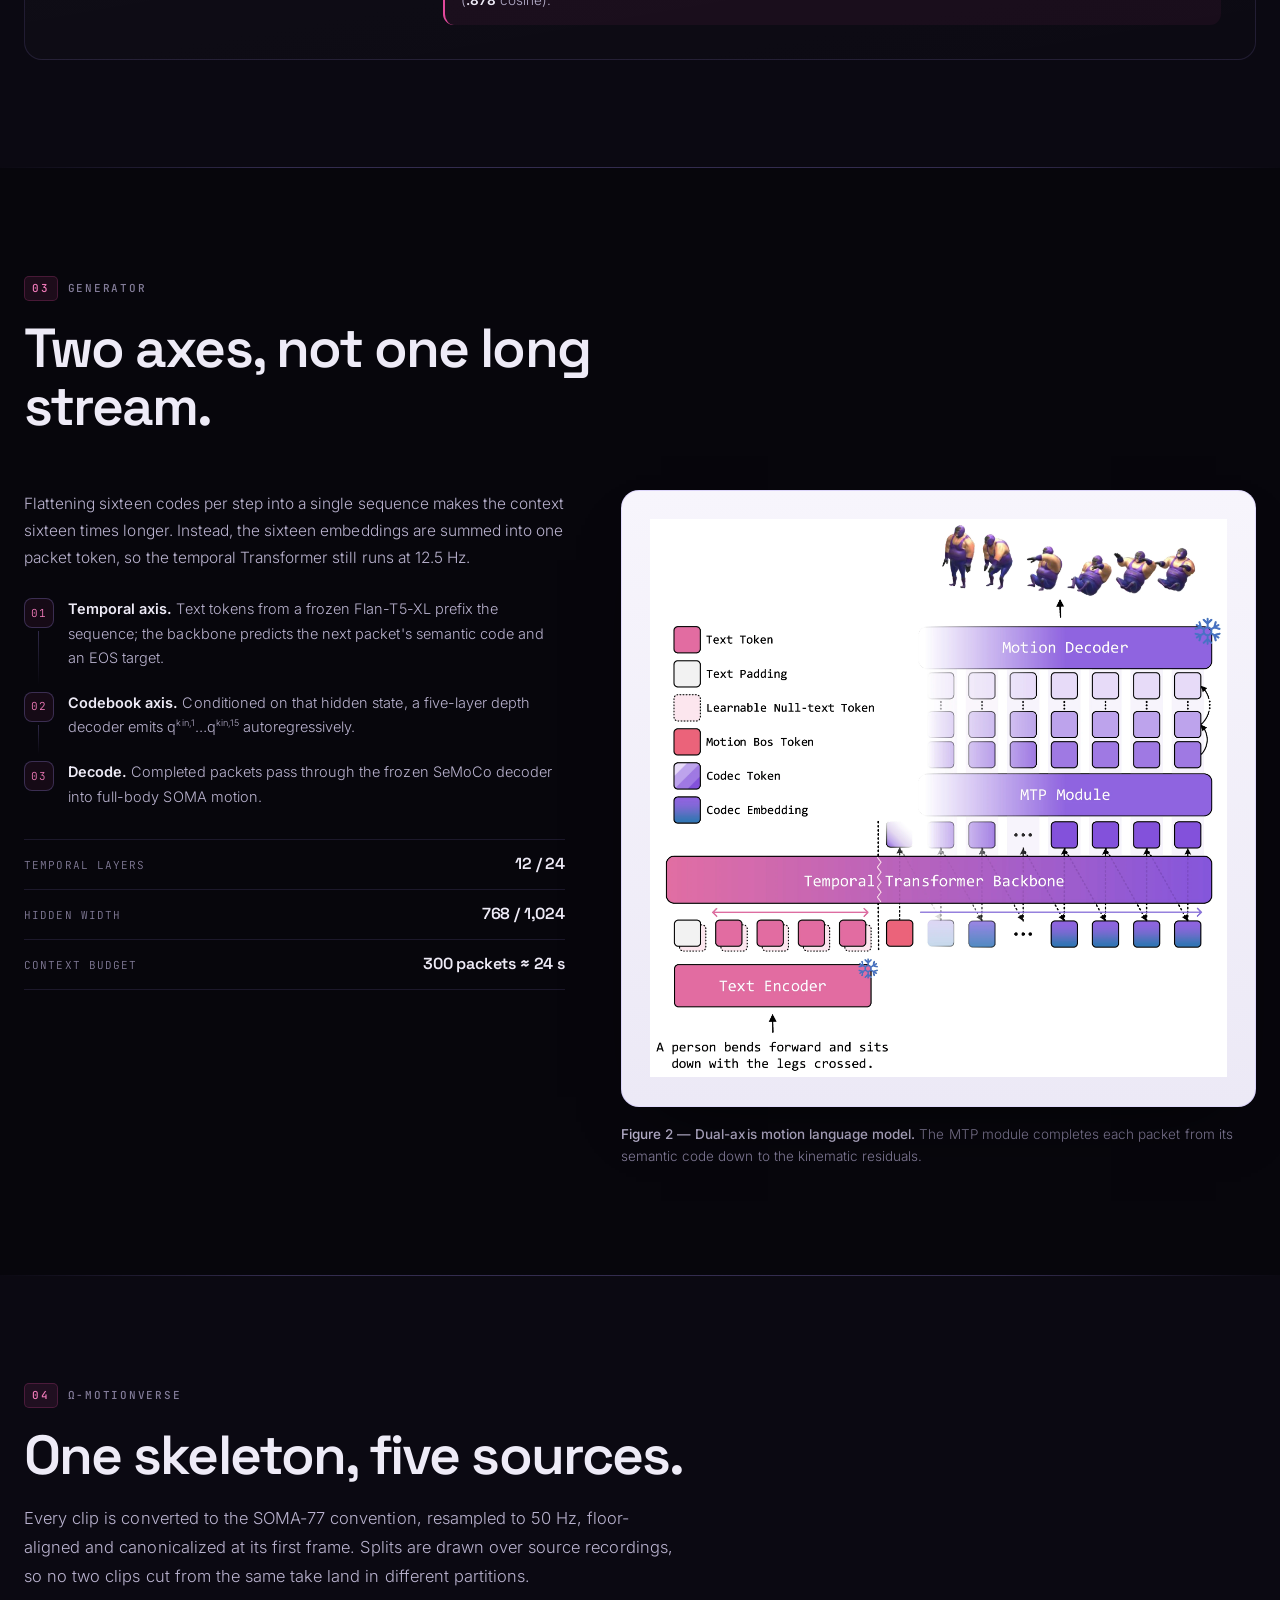
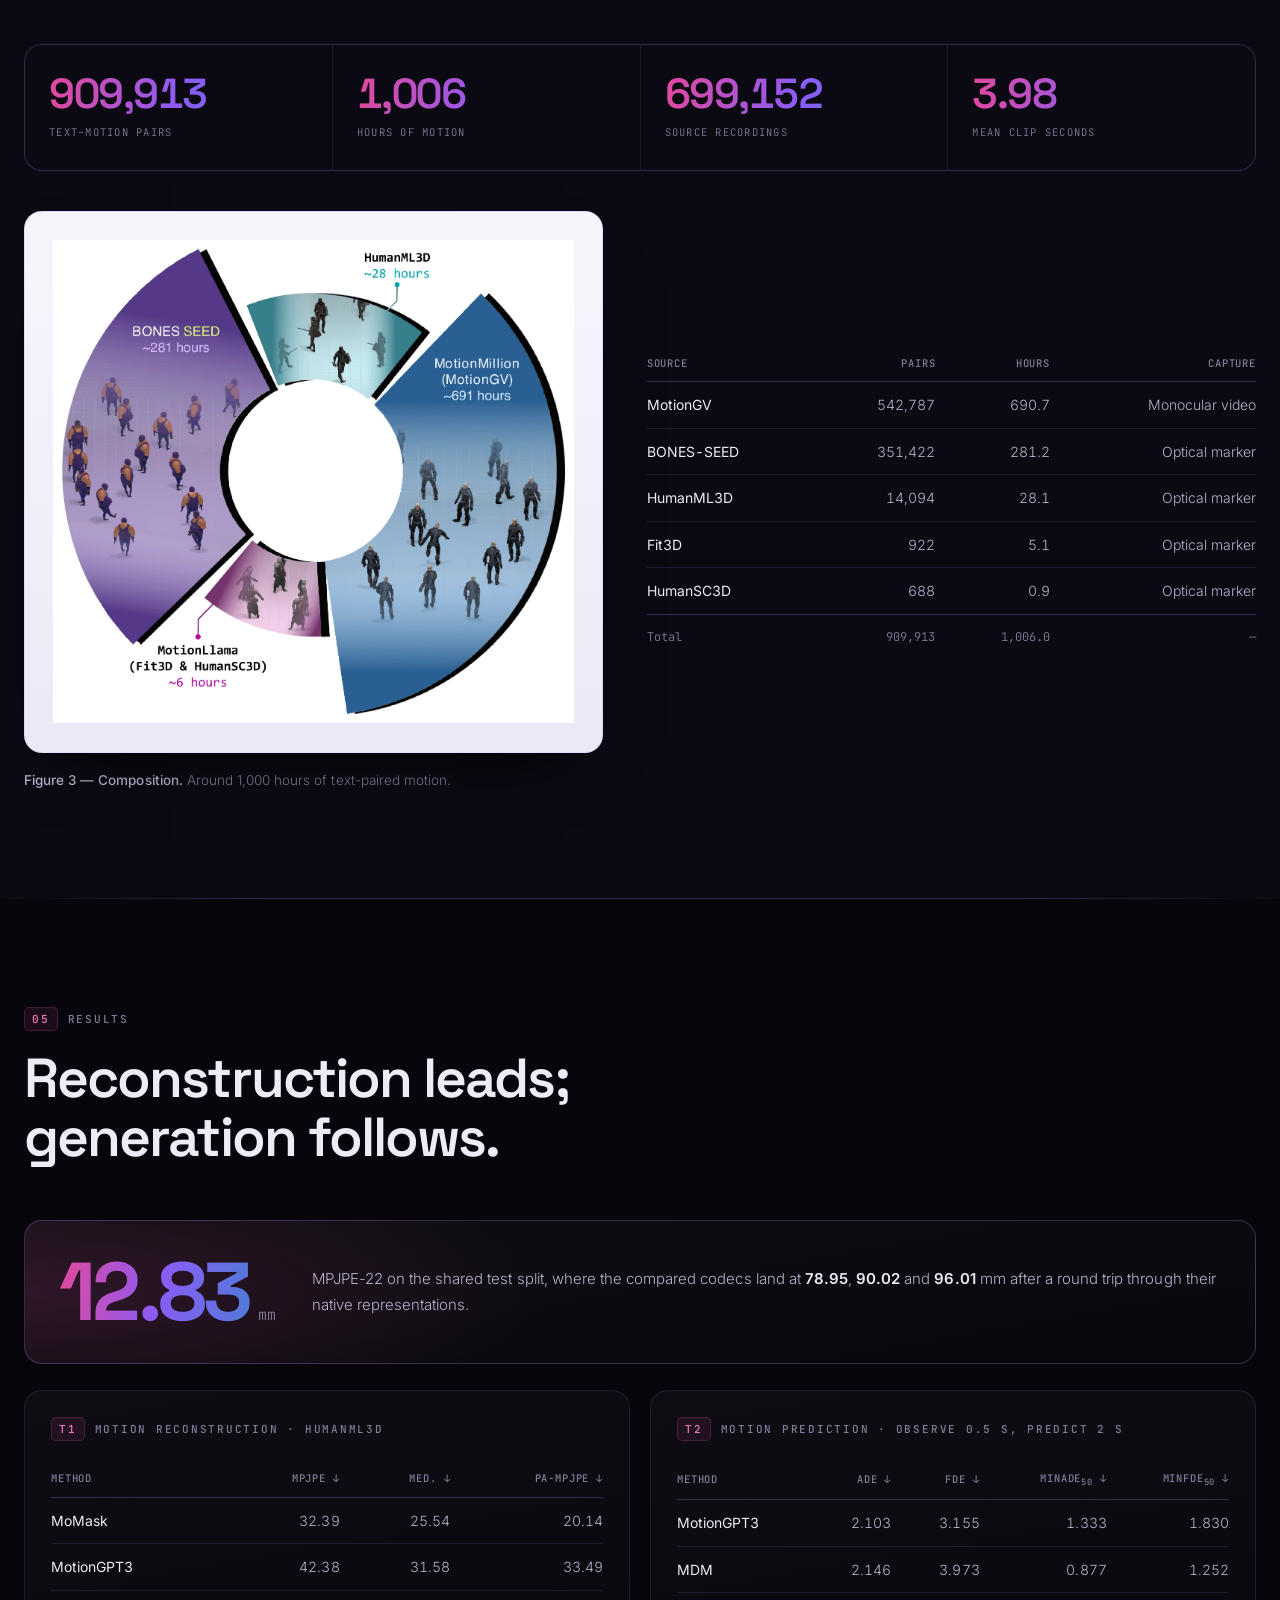
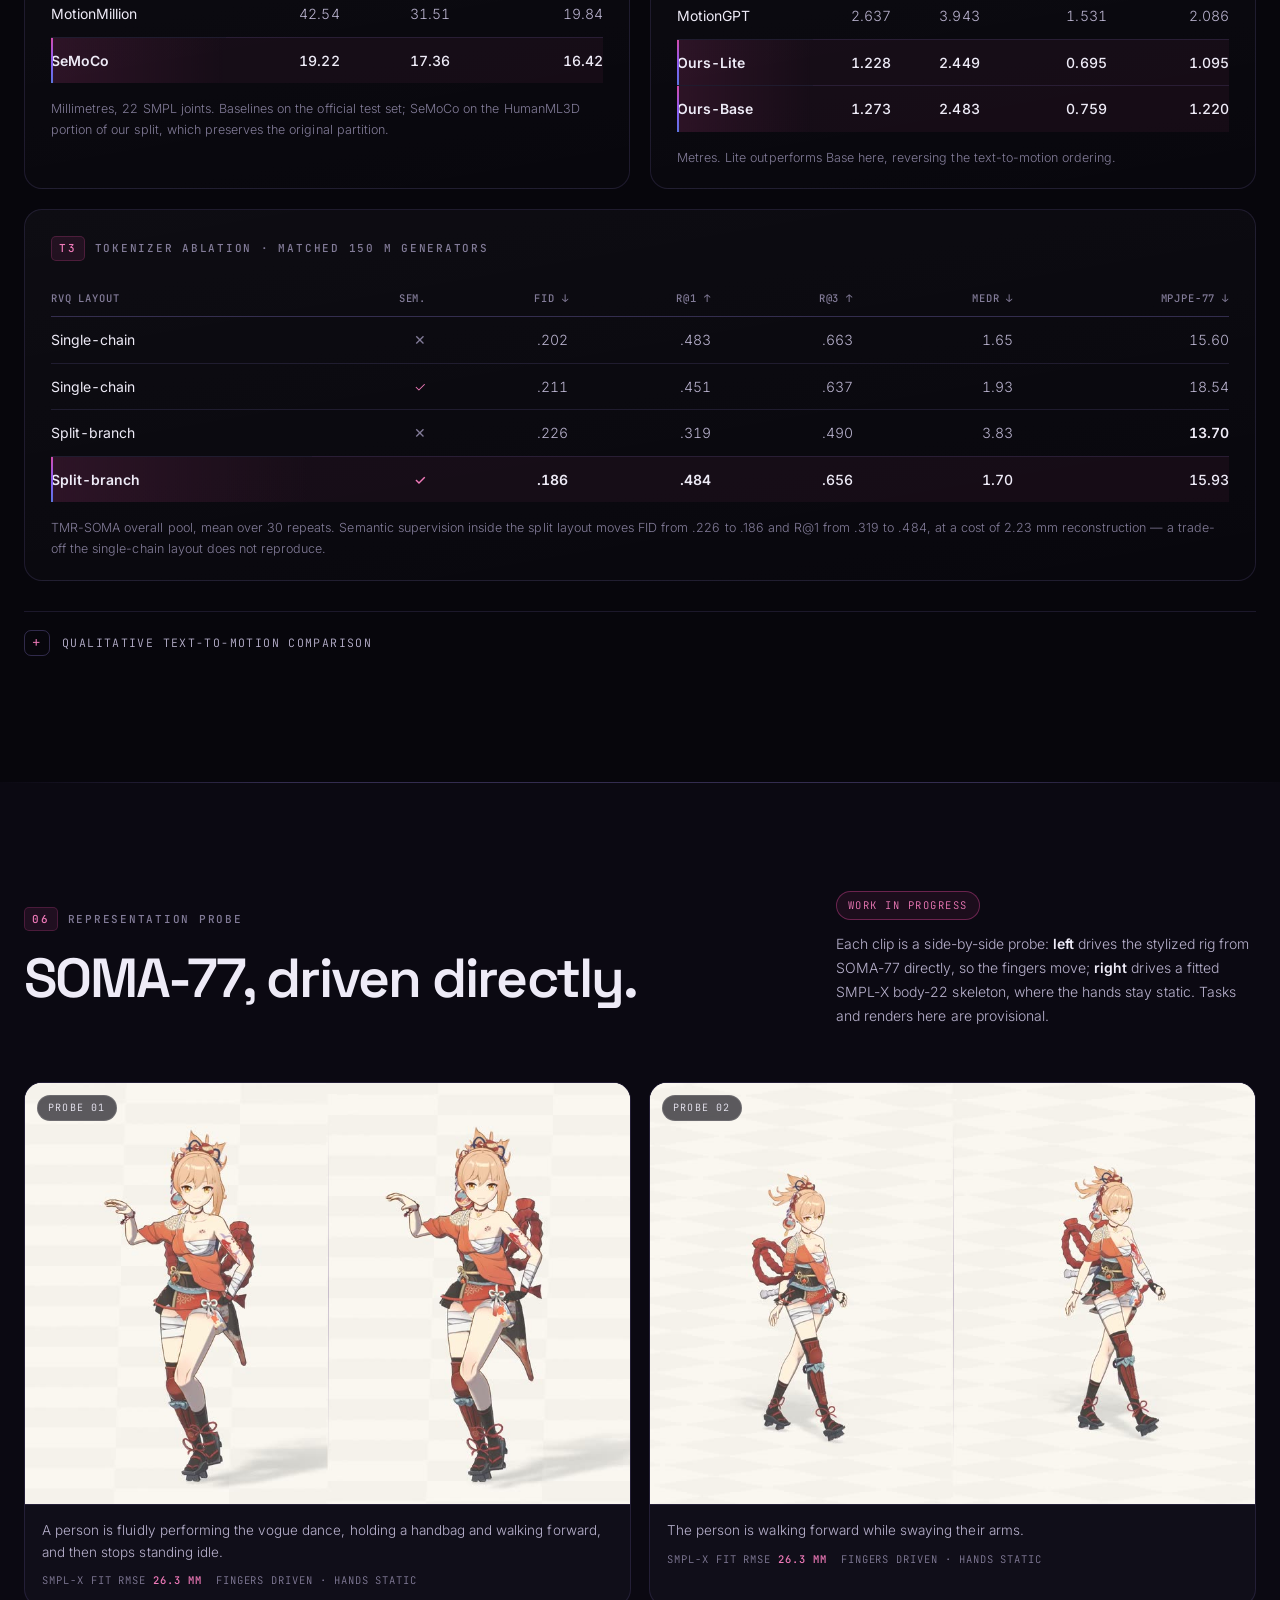
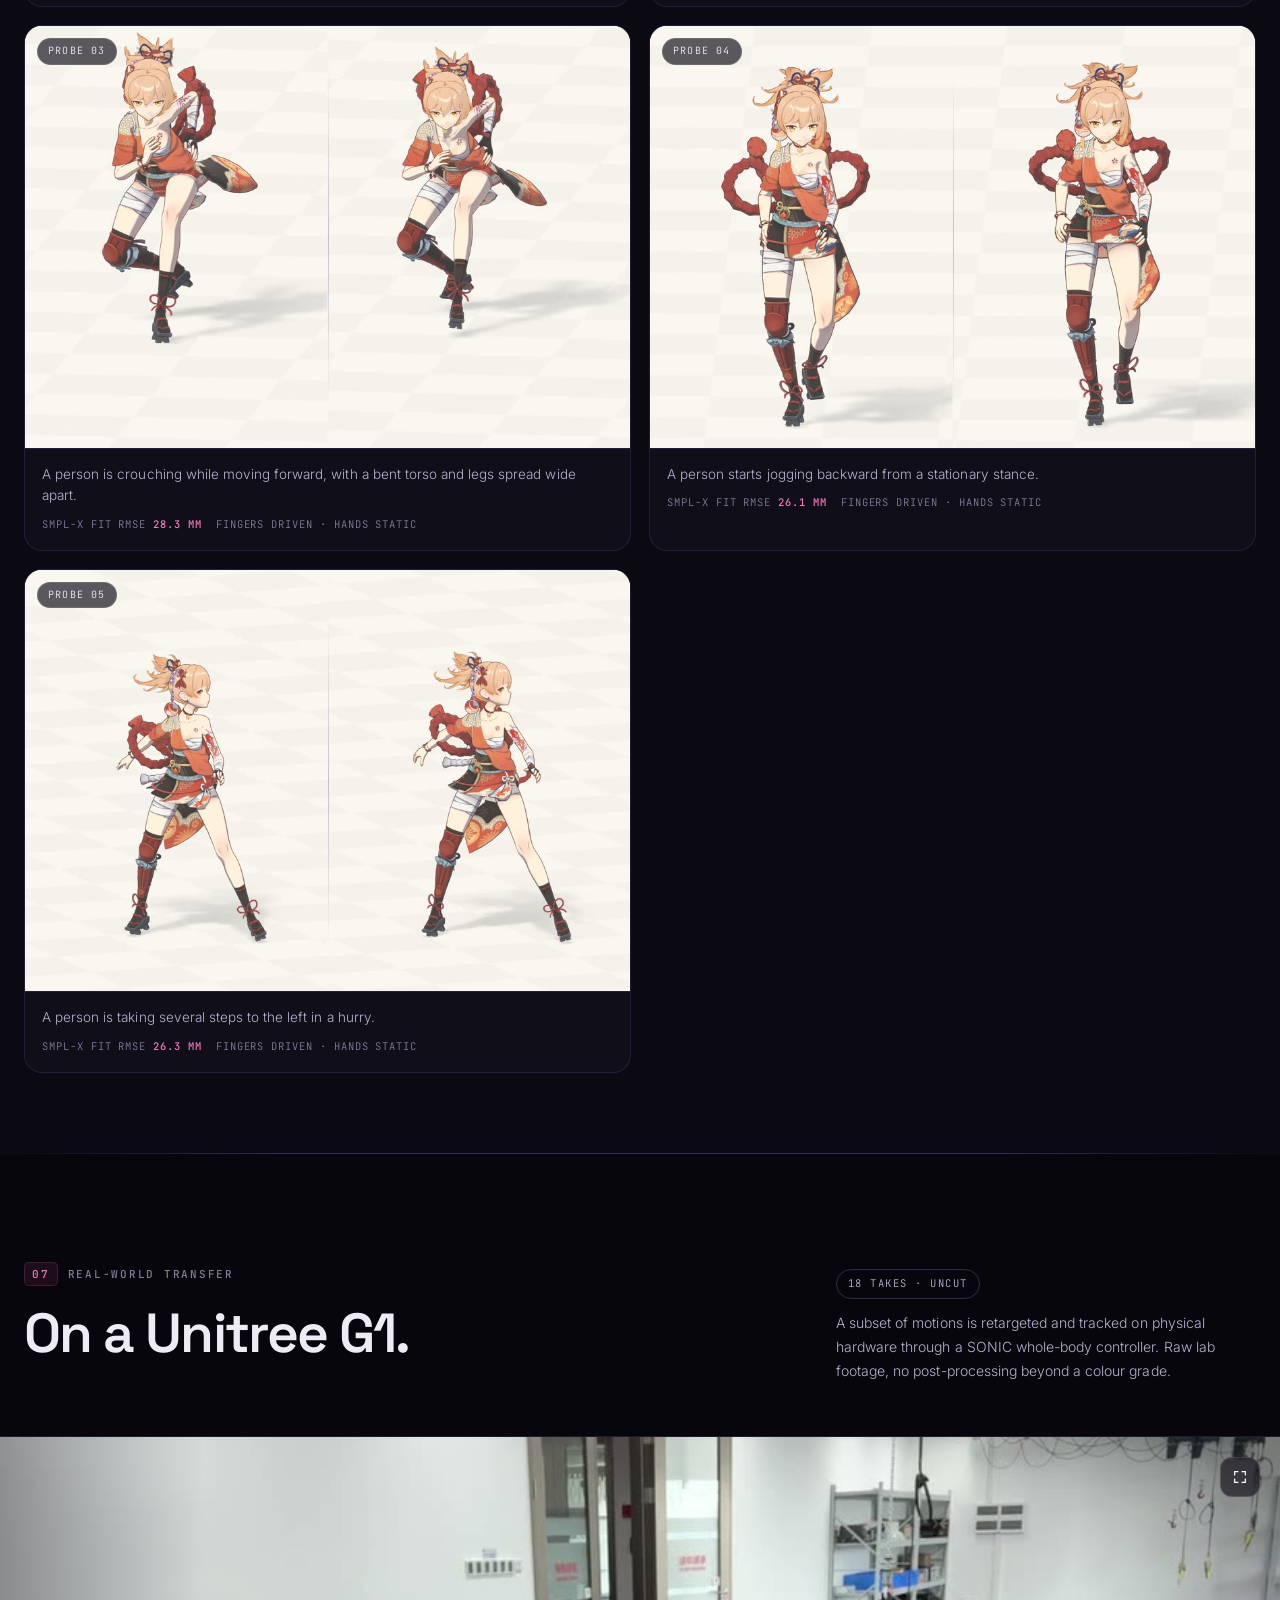
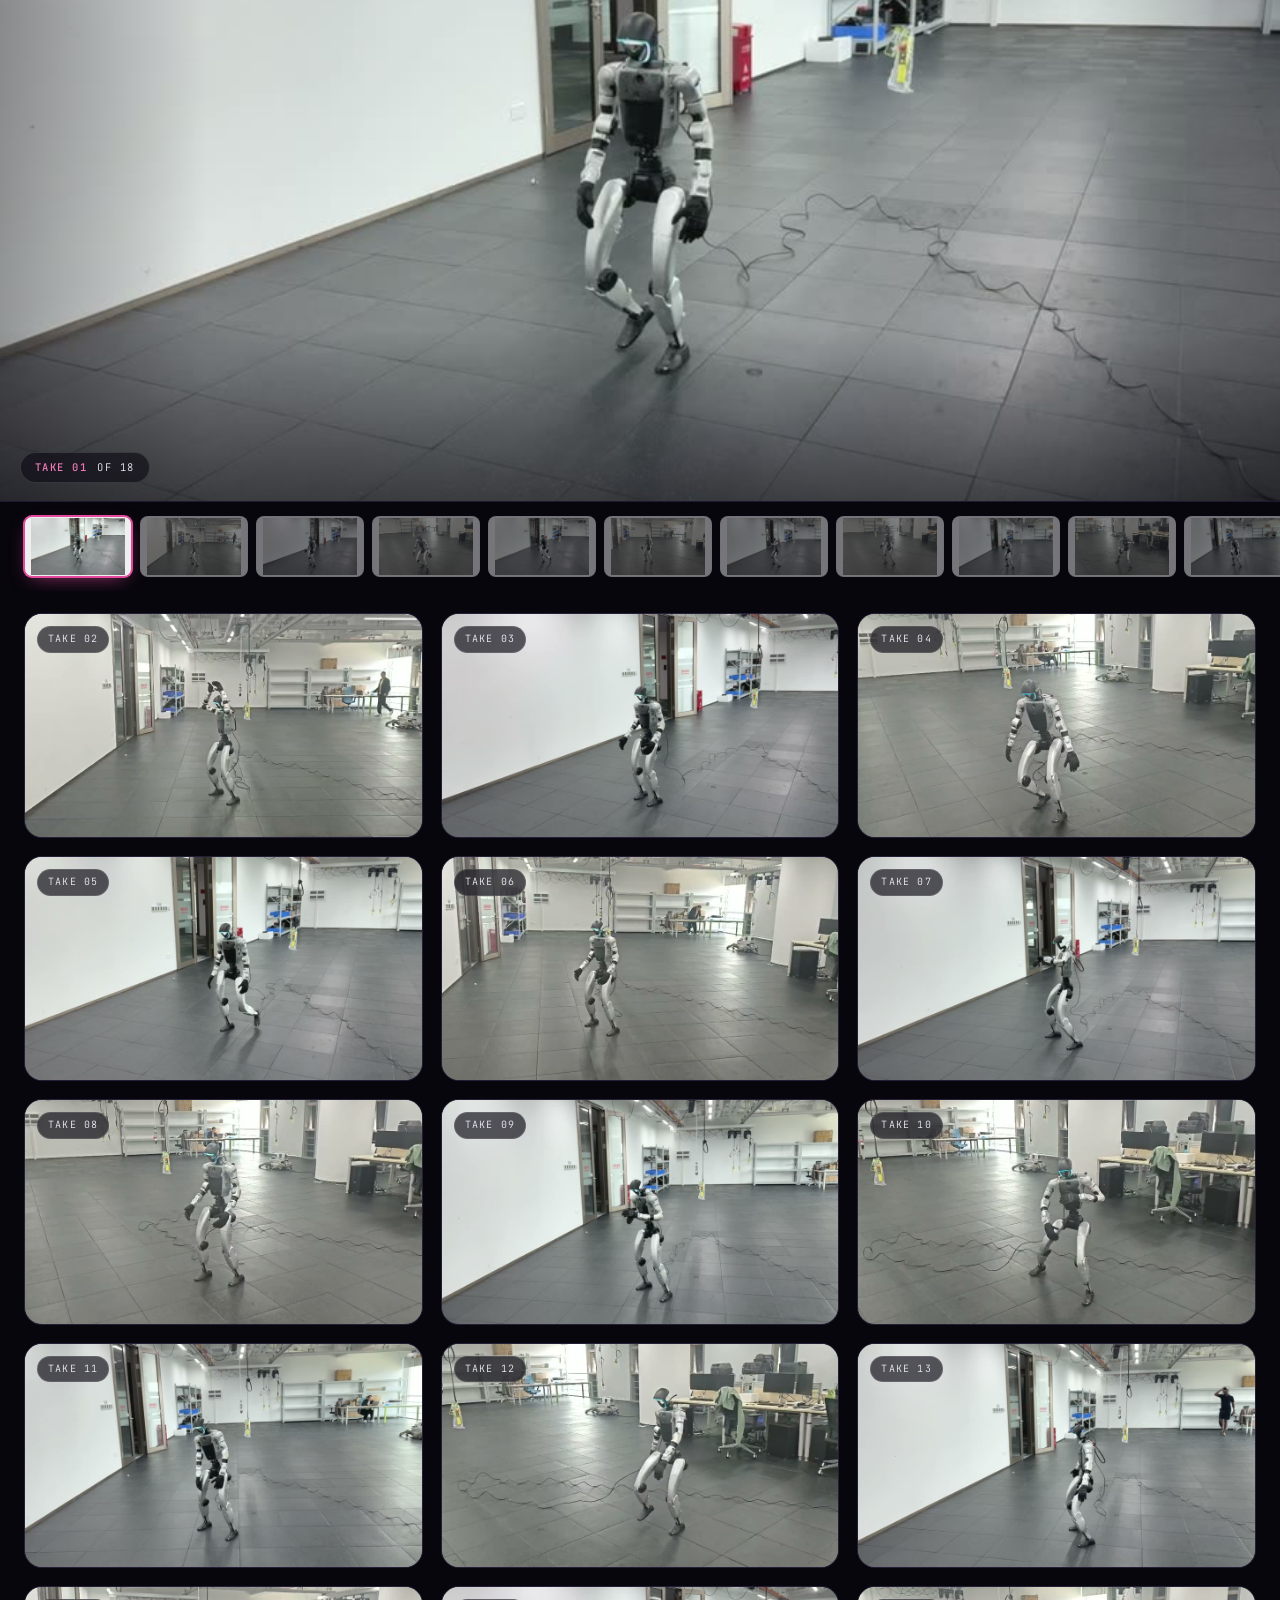
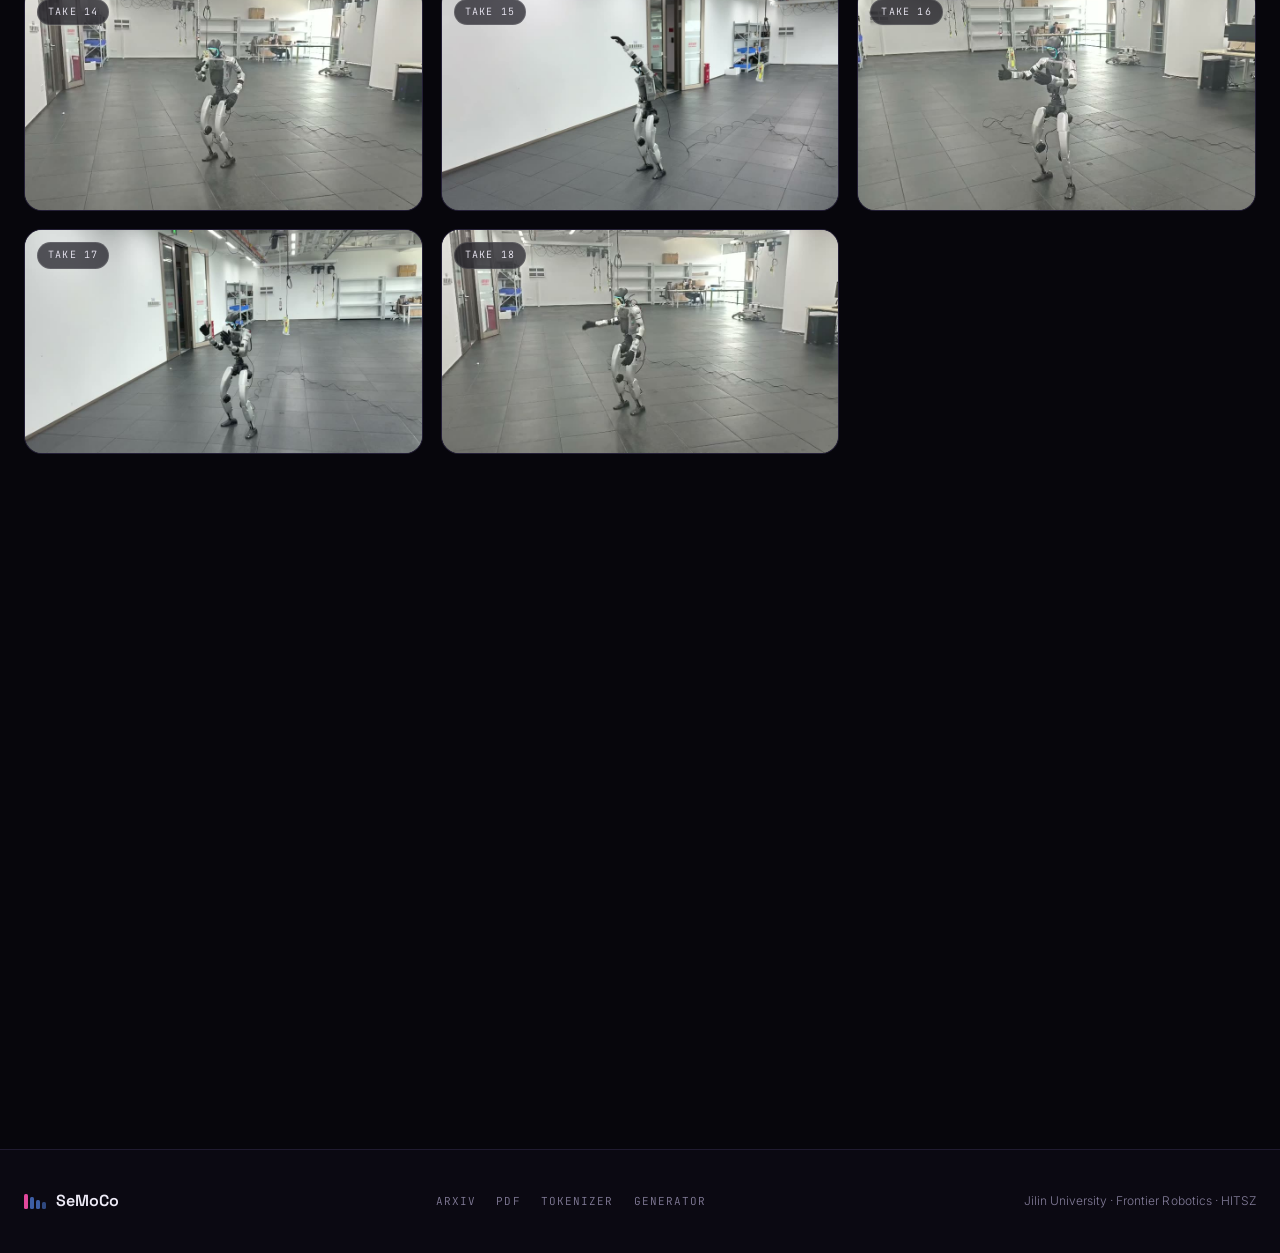
<file: archive/v1-dark/index.html>
<!DOCTYPE html>
<html lang="en">
<head>
<meta charset="utf-8">
<meta name="viewport" content="width=device-width, initial-scale=1">
<title>SeMoCo · A Semantic-First Motion Codec for Motion Language Modeling</title>
<meta name="description" content="SeMoCo is a semantic-first motion codec that pairs a teacher-distilled semantic token with a kinematic residual hierarchy, together with a dual-axis motion language model and the 1,006-hour Ω-MotionVerse corpus.">
<meta property="og:title" content="SeMoCo · A Semantic-First Motion Codec">
<meta property="og:description" content="Each motion token carries one semantic code and a residual sequence of kinematic codes. A dual-axis generator models semantic progression across time and refines kinematics within each packet.">
<meta property="og:type" content="website">
<meta property="og:image" content="../../assets/figures/tokenizer.png">
<meta name="twitter:card" content="summary_large_image">
<link rel="icon" href="../../assets/favicon.svg" type="image/svg+xml">
<link rel="preconnect" href="https://fonts.googleapis.com">
<link rel="preconnect" href="https://fonts.gstatic.com" crossorigin>
<link href="https://fonts.googleapis.com/css2?family=Space+Grotesk:wght@400;500;600;700&family=Inter:wght@300;400;500;600&family=JetBrains+Mono:wght@400;500&display=swap" rel="stylesheet">
<link rel="stylesheet" href="styles.css">
</head>
<body>

<div class="scroll-progress"><i></i></div>

<!-- ───────────────────────── nav ───────────────────────── -->
<header class="nav" id="nav">
  <a class="nav__mark" href="#top">
    <span class="packet packet--mini" aria-hidden="true"><i></i><i></i><i></i><i></i></span>
    <span>SeMoCo</span>
  </a>
  <nav class="nav__links">
    <a href="#overview">Overview</a>
    <a href="#codec">Codec</a>
    <a href="#generator">Generator</a>
    <a href="#data">Data</a>
    <a href="#results">Results</a>
    <a href="#avatars">Avatars</a>
    <a href="#humanoid">Humanoid</a>
  </nav>
  <a class="nav__cta" href="https://arxiv.org/abs/2608.24334" target="_blank" rel="noopener">arXiv<span>↗</span></a>
  <button class="nav__burger" id="burger" aria-label="Menu" aria-expanded="false"><i></i><i></i></button>
</header>

<!-- ───────────────────────── hero ───────────────────────── -->
<main id="top">
<section class="hero">
  <canvas class="hero__field" id="tokenField" aria-hidden="true"></canvas>
  <div class="hero__aurora" aria-hidden="true"></div>
  <div class="hero__grid" aria-hidden="true"></div>

  <div class="hero__inner">
    <p class="eyebrow eyebrow--hero">
      <span class="dot"></span>arXiv:2608.24334v2 &nbsp;·&nbsp; 28 Aug 2026 &nbsp;·&nbsp; cs.CV
    </p>

    <h1 class="hero__title">
      <span class="hero__word">SeMoCo</span>
    </h1>

    <p class="hero__sub">
      A <em>semantic-first</em> motion codec for motion language modeling.
    </p>

    <p class="hero__lede">
      Every motion token carries <b class="c-sem">one semantic code</b> distilled from a frozen
      text–motion encoder, plus <b class="c-kin">fifteen kinematic residuals</b>.
      A dual-axis generator reads meaning across time and resolves detail within each packet.
    </p>

    <ul class="authors">
      <li><a href="#">Tianlv Huang</a><sup>1,2,*</sup></li>
      <li><a href="#">Hetian Guo</a><sup>1,2,*</sup></li>
      <li><a href="#">Ziyi Cai</a><sup>3</sup></li>
      <li><a href="#">Song Wang</a><sup>2</sup></li>
      <li><a href="#">Yanping Zhang</a><sup>2</sup></li>
      <li><a href="#">Zipei Fan</a><sup>1,†</sup></li>
      <li><a href="#">Xuan Song</a><sup>1</sup></li>
      <li><a href="#">Guangming Wu</a><sup>2,‡</sup></li>
      <li><a href="#">Xin Zheng</a><sup>2,‡</sup></li>
    </ul>
    <p class="affil">
      <span><sup>1</sup>Jilin University</span>
      <span><sup>2</sup>Frontier Robotics</span>
      <span><sup>3</sup>Harbin Institute of Technology, Shenzhen</span>
    </p>
    <p class="affil affil--note">
      <span>* Equal contribution</span>
      <span>† Corresponding author</span>
      <span>‡ Project leads</span>
    </p>

    <div class="cta">
      <a class="btn btn--primary" href="https://arxiv.org/abs/2608.24334" target="_blank" rel="noopener">
        <svg viewBox="0 0 24 24" aria-hidden="true"><path d="M6 2h8l5 5v15H6z"/><path d="M14 2v6h5"/></svg>
        Paper
      </a>
      <a class="btn" href="https://arxiv.org/pdf/2608.24334" target="_blank" rel="noopener">
        <svg viewBox="0 0 24 24" aria-hidden="true"><path d="M12 3v12"/><path d="M7 11l5 5 5-5"/><path d="M4 21h16"/></svg>
        PDF
      </a>
      <a class="btn" href="https://github.com/OMEGA-i/SeMoCo-Tokenizer" target="_blank" rel="noopener">
        <svg viewBox="0 0 24 24" aria-hidden="true"><path d="M9 19c-5 1.5-5-2.5-7-3m14 6v-4a3.5 3.5 0 0 0-1-2.7c3-.3 6-1.5 6-6.5a5 5 0 0 0-1.4-3.5 4.7 4.7 0 0 0-.1-3.5s-1.1-.3-3.5 1.3a12 12 0 0 0-6 0C7.1 1.3 6 1.6 6 1.6a4.7 4.7 0 0 0-.1 3.5A5 5 0 0 0 4.5 8.6c0 5 3 6.2 6 6.5a3.5 3.5 0 0 0-1 2.7v4"/></svg>
        Tokenizer
      </a>
      <a class="btn" href="https://github.com/OMEGA-i/SeMoCo-Generator" target="_blank" rel="noopener">
        <svg viewBox="0 0 24 24" aria-hidden="true"><path d="M9 19c-5 1.5-5-2.5-7-3m14 6v-4a3.5 3.5 0 0 0-1-2.7c3-.3 6-1.5 6-6.5a5 5 0 0 0-1.4-3.5 4.7 4.7 0 0 0-.1-3.5s-1.1-.3-3.5 1.3a12 12 0 0 0-6 0C7.1 1.3 6 1.6 6 1.6a4.7 4.7 0 0 0-.1 3.5A5 5 0 0 0 4.5 8.6c0 5 3 6.2 6 6.5a3.5 3.5 0 0 0-1 2.7v4"/></svg>
        Generator
      </a>
      <a class="btn btn--ghost" href="#cite">
        <svg viewBox="0 0 24 24" aria-hidden="true"><path d="M8 7H5a2 2 0 0 0-2 2v3a2 2 0 0 0 2 2h3v3a2 2 0 0 1-2 2"/><path d="M19 7h-3a2 2 0 0 0-2 2v3a2 2 0 0 0 2 2h3v3a2 2 0 0 1-2 2"/></svg>
        BibTeX
      </a>
    </div>
  </div>

  <!-- film strip -->
  <div class="strip" id="strip" aria-label="Motion previews on a Unitree G1">
    <div class="strip__track" id="stripTrack"></div>
    <div class="strip__label"><span>Unitree&nbsp;G1 · deployed via SONIC tracking</span></div>
  </div>
</section>

<!-- ───────────────────────── overview ───────────────────────── -->
<section class="section" id="overview">
  <div class="wrap">
    <header class="shead reveal">
      <p class="eyebrow"><i>01</i> Overview</p>
      <h2>Motion tokens that know<br><em>what</em> they mean.</h2>
      <p class="lede">
        Most motion tokenizers are trained for reconstruction alone, so action-level meaning and
        fine-grained kinematics share one distortion-ordered hierarchy. SeMoCo splits the two:
        a dedicated semantic quantizer is aligned to a frozen TMR-SOMA teacher, while a parallel
        residual quantizer keeps the detail needed to reconstruct the body.
      </p>
    </header>

    <div class="pillars">
      <article class="pillar reveal" style="--d:0ms">
        <span class="pillar__idx">i</span>
        <h3>Split quantization</h3>
        <p>A single semantic VQ runs <em>beside</em> — not inside — the kinematic RVQ chain, so
          language alignment never reshapes the residual geometry.</p>
        <p class="pillar__stat"><b>1 + 15</b><span>codes per packet, 12.5 Hz</span></p>
      </article>
      <article class="pillar reveal" style="--d:90ms">
        <span class="pillar__idx">ii</span>
        <h3>Dual-axis generation</h3>
        <p>A temporal Transformer predicts the next semantic code; a lightweight depth decoder
          completes its kinematic residuals along the codebook axis.</p>
        <p class="pillar__stat"><b>188 / 391 M</b><span>Lite &amp; Base generators</span></p>
      </article>
      <article class="pillar reveal" style="--d:180ms">
        <span class="pillar__idx">iii</span>
        <h3>Ω-MotionVerse</h3>
        <p>Five motion sources unified under the SOMA skeleton at 50 Hz, with provenance retained
          for source-wise evaluation.</p>
        <p class="pillar__stat"><b>1,006 h</b><span>909,913 text–motion pairs</span></p>
      </article>
    </div>
  </div>
</section>

<!-- ───────────────────────── codec ───────────────────────── -->
<section class="section section--alt" id="codec">
  <div class="wrap">
    <header class="shead reveal">
      <p class="eyebrow"><i>02</i> Tokenizer</p>
      <h2>The semantic-first packet.</h2>
      <p class="lede">
        A stride-four convolutional encoder turns 50 Hz transition records into 12.5 Hz latents.
        Two projections split each latent: one is quantized by a single semantic codebook and
        aligned to the frozen teacher by a window-level cosine loss; the other is consumed by a
        15-stage residual quantizer. Both are summed back into one decoder space.
      </p>
    </header>

    <figure class="figure figure--wide reveal">
      <a class="figure__zoom" href="../../assets/figures/tokenizer.png" data-zoom data-cap="Figure 1 — SeMoCo tokenizer.">
        <picture>
          <source srcset="../../assets/figures/tokenizer.webp" type="image/webp">
          <img src="../../assets/figures/tokenizer.png" alt="SeMoCo tokenizer architecture: encoder, split semantic VQ and kinematic RVQ, TMR-SOMA distillation, decoder." loading="lazy" width="2400" height="888">
        </picture>
        <span class="figure__hint">Click to enlarge</span>
      </a>
      <figcaption>
        <b>Figure 1 — SeMoCo tokenizer.</b> The encoder latent is factorized into a semantic stream
        and a kinematic residual stream. Semantic supervision is applied only during codec training.
      </figcaption>
    </figure>

    <div class="packet-demo reveal">
      <div class="packet-demo__viz">
        <div class="packet" id="packetViz" aria-hidden="true"></div>
      </div>
      <div class="packet-demo__text">
        <p class="eyebrow"><i>m<sub>t</sub></i> packet layout</p>
        <dl class="deflist">
          <div><dt><span class="swatch swatch--sem"></span>q<sup>sem</sup></dt>
            <dd>One code from a 1,024-entry semantic codebook, aligned to TMR-SOMA by cosine distance over a 16-packet window.</dd></div>
          <div><dt><span class="swatch swatch--kin"></span>q<sup>kin,1…15</sup></dt>
            <dd>Fifteen residual codes, each 1,024 entries, ordered by reconstruction error with quantizer dropout <i>p</i>&nbsp;=&nbsp;0.2.</dd></div>
        </dl>
        <p class="note">
          Placing the constraint on a parallel branch costs <b>0.40 mm</b> of reconstruction against an
          unsupervised reference, versus <b>2.65 mm</b> when it is applied inside the residual chain —
          while reaching the closest agreement with the teacher (<b>.878</b> cosine).
        </p>
      </div>
    </div>
  </div>
</section>

<!-- ───────────────────────── generator ───────────────────────── -->
<section class="section" id="generator">
  <div class="wrap">
    <header class="shead reveal">
      <p class="eyebrow"><i>03</i> Generator</p>
      <h2>Two axes, not one long stream.</h2>
    </header>

    <div class="split">
      <div class="split__text reveal">
        <p class="lede lede--tight">
          Flattening sixteen codes per step into a single sequence makes the context sixteen times
          longer. Instead, the sixteen embeddings are summed into one packet token, so the temporal
          Transformer still runs at 12.5 Hz.
        </p>
        <ol class="steps">
          <li><b>Temporal axis.</b> Text tokens from a frozen Flan-T5-XL prefix the sequence; the
            backbone predicts the next packet's semantic code and an EOS target.</li>
          <li><b>Codebook axis.</b> Conditioned on that hidden state, a five-layer depth decoder
            emits q<sup>kin,1</sup>…q<sup>kin,15</sup> autoregressively.</li>
          <li><b>Decode.</b> Completed packets pass through the frozen SeMoCo decoder into
            full-body SOMA motion.</li>
        </ol>
        <div class="minitable">
          <div><span>Temporal layers</span><b>12 / 24</b></div>
          <div><span>Hidden width</span><b>768 / 1,024</b></div>
          <div><span>Context budget</span><b>300 packets ≈ 24 s</b></div>
        </div>
      </div>

      <figure class="figure figure--tall reveal">
        <a class="figure__zoom" href="../../assets/figures/generator.png" data-zoom data-cap="Figure 2 — Dual-axis motion language model.">
          <picture>
            <source srcset="../../assets/figures/generator.webp" type="image/webp">
            <img src="../../assets/figures/generator.png" alt="Dual-axis motion language model: text encoder, temporal Transformer backbone, MTP module and motion decoder." loading="lazy" width="2207" height="2099">
          </picture>
          <span class="figure__hint">Click to enlarge</span>
        </a>
        <figcaption>
          <b>Figure 2 — Dual-axis motion language model.</b> The MTP module completes each packet
          from its semantic code down to the kinematic residuals.
        </figcaption>
      </figure>
    </div>
  </div>
</section>

<!-- ───────────────────────── data ───────────────────────── -->
<section class="section section--alt" id="data">
  <div class="wrap">
    <header class="shead reveal">
      <p class="eyebrow"><i>04</i> Ω-MotionVerse</p>
      <h2>One skeleton, five sources.</h2>
      <p class="lede">
        Every clip is converted to the SOMA-77 convention, resampled to 50 Hz, floor-aligned and
        canonicalized at its first frame. Splits are drawn over source recordings, so no two clips
        cut from the same take land in different partitions.
      </p>
    </header>

    <div class="stats reveal">
      <div class="stat"><b data-count="909913" data-fmt="int">0</b><span>text–motion pairs</span></div>
      <div class="stat"><b data-count="1006" data-fmt="int">0</b><span>hours of motion</span></div>
      <div class="stat"><b data-count="699152" data-fmt="int">0</b><span>source recordings</span></div>
      <div class="stat"><b data-count="3.98" data-fmt="dec">0</b><span>mean clip seconds</span></div>
    </div>

    <div class="data-grid">
      <figure class="figure reveal">
        <a class="figure__zoom" href="../../assets/figures/dataset.png" data-zoom data-cap="Figure 3 — Ω-MotionVerse composition.">
          <picture>
            <source srcset="../../assets/figures/dataset.webp" type="image/webp">
            <img src="../../assets/figures/dataset.png" alt="Composition of the Ω-MotionVerse corpus by source group and duration." loading="lazy" width="1395" height="1295">
          </picture>
          <span class="figure__hint">Click to enlarge</span>
        </a>
        <figcaption><b>Figure 3 — Composition.</b> Around 1,000 hours of text-paired motion.</figcaption>
      </figure>

      <div class="sources reveal">
        <table class="tbl tbl--bare">
          <thead><tr><th>Source</th><th>Pairs</th><th>Hours</th><th>Capture</th></tr></thead>
          <tbody>
            <tr><td>MotionGV</td><td>542,787</td><td>690.7</td><td>Monocular video</td></tr>
            <tr><td>BONES-SEED</td><td>351,422</td><td>281.2</td><td>Optical marker</td></tr>
            <tr><td>HumanML3D</td><td>14,094</td><td>28.1</td><td>Optical marker</td></tr>
            <tr><td>Fit3D</td><td>922</td><td>5.1</td><td>Optical marker</td></tr>
            <tr><td>HumanSC3D</td><td>688</td><td>0.9</td><td>Optical marker</td></tr>
          </tbody>
          <tfoot><tr><td>Total</td><td>909,913</td><td>1,006.0</td><td>—</td></tr></tfoot>
        </table>
      </div>
    </div>
  </div>
</section>

<!-- ───────────────────────── results ───────────────────────── -->
<section class="section" id="results">
  <div class="wrap">
    <header class="shead reveal">
      <p class="eyebrow"><i>05</i> Results</p>
      <h2>Reconstruction leads;<br>generation follows.</h2>
    </header>

    <div class="headline reveal">
      <div class="headline__num"><b>12.83</b><i>mm</i></div>
      <p>MPJPE-22 on the shared test split, where the compared codecs land at
        <b>78.95</b>, <b>90.02</b> and <b>96.01</b> mm after a round trip through their native
        representations.</p>
    </div>

    <div class="tables">
      <div class="tcard reveal">
        <p class="eyebrow"><i>T1</i> Motion reconstruction · HumanML3D</p>
        <table class="tbl">
          <thead><tr><th>Method</th><th>MPJPE ↓</th><th>Med. ↓</th><th>PA-MPJPE ↓</th></tr></thead>
          <tbody>
            <tr><td>MoMask</td><td>32.39</td><td>25.54</td><td>20.14</td></tr>
            <tr><td>MotionGPT3</td><td>42.38</td><td>31.58</td><td>33.49</td></tr>
            <tr><td>MotionMillion</td><td>42.54</td><td>31.51</td><td>19.84</td></tr>
            <tr class="is-ours"><td>SeMoCo</td><td>19.22</td><td>17.36</td><td>16.42</td></tr>
          </tbody>
        </table>
        <p class="tnote">Millimetres, 22 SMPL joints. Baselines on the official test set; SeMoCo on the HumanML3D portion of our split, which preserves the original partition.</p>
      </div>

      <div class="tcard reveal">
        <p class="eyebrow"><i>T2</i> Motion prediction · observe 0.5 s, predict 2 s</p>
        <table class="tbl">
          <thead><tr><th>Method</th><th>ADE ↓</th><th>FDE ↓</th><th>minADE<sub>50</sub> ↓</th><th>minFDE<sub>50</sub> ↓</th></tr></thead>
          <tbody>
            <tr><td>MotionGPT3</td><td>2.103</td><td>3.155</td><td>1.333</td><td>1.830</td></tr>
            <tr><td>MDM</td><td>2.146</td><td>3.973</td><td>0.877</td><td>1.252</td></tr>
            <tr><td>MotionGPT</td><td>2.637</td><td>3.943</td><td>1.531</td><td>2.086</td></tr>
            <tr class="is-ours"><td>Ours-Lite</td><td>1.228</td><td>2.449</td><td>0.695</td><td>1.095</td></tr>
            <tr class="is-ours"><td>Ours-Base</td><td>1.273</td><td>2.483</td><td>0.759</td><td>1.220</td></tr>
          </tbody>
        </table>
        <p class="tnote">Metres. Lite outperforms Base here, reversing the text-to-motion ordering.</p>
      </div>

      <div class="tcard tcard--wide reveal">
        <p class="eyebrow"><i>T3</i> Tokenizer ablation · matched 150 M generators</p>
        <table class="tbl">
          <thead><tr><th>RVQ layout</th><th>Sem.</th><th>FID ↓</th><th>R@1 ↑</th><th>R@3 ↑</th><th>MedR ↓</th><th>MPJPE-77 ↓</th></tr></thead>
          <tbody>
            <tr><td>Single-chain</td><td class="c-no">✕</td><td>.202</td><td>.483</td><td>.663</td><td>1.65</td><td>15.60</td></tr>
            <tr><td>Single-chain</td><td class="c-yes">✓</td><td>.211</td><td>.451</td><td>.637</td><td>1.93</td><td>18.54</td></tr>
            <tr><td>Split-branch</td><td class="c-no">✕</td><td>.226</td><td>.319</td><td>.490</td><td>3.83</td><td><b>13.70</b></td></tr>
            <tr class="is-ours"><td>Split-branch</td><td class="c-yes">✓</td><td><b>.186</b></td><td><b>.484</b></td><td>.656</td><td>1.70</td><td>15.93</td></tr>
          </tbody>
        </table>
        <p class="tnote">TMR-SOMA overall pool, mean over 30 repeats. Semantic supervision inside the split layout moves FID from .226 to .186 and R@1 from .319 to .484, at a cost of 2.23 mm reconstruction — a trade-off the single-chain layout does not reproduce.</p>
      </div>
    </div>

    <details class="more reveal">
      <summary><span>Qualitative text-to-motion comparison</span></summary>
      <figure class="figure figure--flat">
        <a class="figure__zoom" href="../../assets/figures/qualitative.png" data-zoom data-cap="Figure 4 — Qualitative text-to-motion comparison.">
          <picture>
            <source srcset="../../assets/figures/qualitative.webp" type="image/webp">
            <img src="../../assets/figures/qualitative.png" alt="Generated motion from HY-Motion, Kimodo and Ours-Base for three text prompts." loading="lazy" width="2400" height="683">
          </picture>
          <span class="figure__hint">Click to enlarge</span>
        </a>
        <figcaption><b>Figure 4.</b> HY-Motion, Kimodo and Ours-Base at matched timestamps for three prompts.</figcaption>
      </figure>
    </details>
  </div>
</section>

<!-- ───────────────────────── avatars ───────────────────────── -->
<section class="section section--alt section--gallery" id="avatars">
  <div class="wrap">
    <header class="shead shead--row reveal">
      <div>
        <p class="eyebrow"><i>06</i> Representation probe</p>
        <h2>SOMA-77, driven directly.</h2>
      </div>
      <div class="shead__aside">
        <span class="tag tag--wip">Work in progress</span>
        <p>Each clip is a side-by-side probe: <b>left</b> drives the stylized rig from SOMA-77
          directly, so the fingers move; <b>right</b> drives a fitted SMPL-X body-22 skeleton,
          where the hands stay static. Tasks and renders here are provisional.</p>
      </div>
    </header>

    <div class="vgrid vgrid--probe" id="probeGrid"></div>
  </div>
</section>

<!-- ───────────────────────── humanoid ───────────────────────── -->
<section class="section section--gallery" id="humanoid">
  <div class="wrap">
    <header class="shead shead--row reveal">
      <div>
        <p class="eyebrow"><i>07</i> Real-world transfer</p>
        <h2>On a Unitree G1.</h2>
      </div>
      <div class="shead__aside">
        <span class="tag">18 takes · uncut</span>
        <p>A subset of motions is retargeted and tracked on physical hardware through a
          SONIC whole-body controller. Raw lab footage, no post-processing beyond a colour grade.</p>
      </div>
    </header>
  </div>

  <div class="feature reveal">
    <div class="feature__player">
      <video id="featureVideo" muted loop playsinline preload="none"
             poster="../../assets/poster/g1-01.jpg"></video>
      <div class="feature__scrim"></div>
      <div class="feature__now" id="featureNow"><b>Take 01</b><span>of 18</span></div>
      <button class="feature__expand" data-expand aria-label="Open fullscreen">
        <svg viewBox="0 0 24 24"><path d="M4 9V4h5M20 15v5h-5M20 9V4h-5M4 15v5h5"/></svg>
      </button>
    </div>
    <div class="feature__rail" id="featureRail"></div>
  </div>

  <div class="wrap">
    <div class="vgrid vgrid--g1" id="g1Grid"></div>
  </div>
</section>

<!-- ───────────────────────── cite ───────────────────────── -->
<section class="section" id="cite">
  <div class="wrap">
    <header class="shead reveal">
      <p class="eyebrow"><i>08</i> Citation</p>
      <h2>Cite this work.</h2>
    </header>
    <div class="bib reveal">
      <button class="bib__copy" id="bibCopy">Copy</button>
      <pre id="bibText">@article{huang2026semoco,
  title   = {SeMoCo: A Semantic-First Motion Codec for Motion Language Modeling},
  author  = {Huang, Tianlv and Guo, Hetian and Cai, Ziyi and Wang, Song and
             Zhang, Yanping and Fan, Zipei and Song, Xuan and Wu, Guangming and
             Zheng, Xin},
  journal = {arXiv preprint arXiv:2608.24334},
  year    = {2026}
}</pre>
    </div>
  </div>
</section>
</main>

<footer class="foot">
  <div class="wrap foot__in">
    <div class="foot__mark">
      <span class="packet packet--mini" aria-hidden="true"><i></i><i></i><i></i><i></i></span>
      <span>SeMoCo</span>
    </div>
    <nav class="foot__links">
      <a href="https://arxiv.org/abs/2608.24334" target="_blank" rel="noopener">arXiv</a>
      <a href="https://arxiv.org/pdf/2608.24334" target="_blank" rel="noopener">PDF</a>
      <a href="https://github.com/OMEGA-i/SeMoCo-Tokenizer" target="_blank" rel="noopener">Tokenizer</a>
      <a href="https://github.com/OMEGA-i/SeMoCo-Generator" target="_blank" rel="noopener">Generator</a>
    </nav>
    <p class="foot__note">Jilin University · Frontier Robotics · HITSZ</p>
  </div>
</footer>

<!-- ───────────────────────── lightbox ───────────────────────── -->
<div class="lb" id="lb" role="dialog" aria-modal="true" aria-hidden="true">
  <button class="lb__close" data-lb-close aria-label="Close">✕</button>
  <button class="lb__nav lb__nav--prev" data-lb-prev aria-label="Previous">‹</button>
  <button class="lb__nav lb__nav--next" data-lb-next aria-label="Next">›</button>
  <div class="lb__stage" id="lbStage"></div>
  <p class="lb__cap" id="lbCap"></p>
</div>

<script src="main.js"></script>
</body>
</html>
</file>
<file: assets/fonts/fonts.css>
/* Self-hosted so the page renders identically without reaching any font CDN.
   latin-ext faces carry a unicode-range the page never uses, so they cost
   nothing until a reader pastes an accented character in. */

@font-face {
  font-family: "Fraunces";
  font-style: normal;
  font-weight: 300 900;
  font-display: swap;
  src: url("fraunces-latin-normal.woff2") format("woff2");
  unicode-range: U+0000-00FF, U+0131, U+0152-0153, U+02BB-02BC, U+02C6, U+02DA,
    U+02DC, U+0304, U+0308, U+0329, U+2000-206F, U+20AC, U+2122, U+2191, U+2193,
    U+2212, U+2215, U+FEFF, U+FFFD;
}
@font-face {
  font-family: "Fraunces";
  font-style: normal;
  font-weight: 300 900;
  font-display: swap;
  src: url("fraunces-latin-ext-normal.woff2") format("woff2");
  unicode-range: U+0100-02BA, U+02BD-02C5, U+02C7-02CC, U+02CE-02D7, U+02DD-02FF,
    U+0304, U+0308, U+0329, U+1D00-1DBF, U+1E00-1E9F, U+1EF2-1EFF, U+2020,
    U+20A0-20AB, U+20AD-20C0, U+2113, U+2C60-2C7F, U+A720-A7FF;
}
@font-face {
  font-family: "Fraunces";
  font-style: italic;
  font-weight: 300 900;
  font-display: swap;
  src: url("fraunces-latin-italic.woff2") format("woff2");
  unicode-range: U+0000-00FF, U+0131, U+0152-0153, U+02BB-02BC, U+02C6, U+02DA,
    U+02DC, U+0304, U+0308, U+0329, U+2000-206F, U+20AC, U+2122, U+2191, U+2193,
    U+2212, U+2215, U+FEFF, U+FFFD;
}
@font-face {
  font-family: "Fraunces";
  font-style: italic;
  font-weight: 300 900;
  font-display: swap;
  src: url("fraunces-latin-ext-italic.woff2") format("woff2");
  unicode-range: U+0100-02BA, U+02BD-02C5, U+02C7-02CC, U+02CE-02D7, U+02DD-02FF,
    U+0304, U+0308, U+0329, U+1D00-1DBF, U+1E00-1E9F, U+1EF2-1EFF, U+2020,
    U+20A0-20AB, U+20AD-20C0, U+2113, U+2C60-2C7F, U+A720-A7FF;
}

@font-face {
  font-family: "Archivo";
  font-style: normal;
  font-weight: 300 700;
  font-display: swap;
  src: url("archivo-latin-normal.woff2") format("woff2");
  unicode-range: U+0000-00FF, U+0131, U+0152-0153, U+02BB-02BC, U+02C6, U+02DA,
    U+02DC, U+0304, U+0308, U+0329, U+2000-206F, U+20AC, U+2122, U+2191, U+2193,
    U+2212, U+2215, U+FEFF, U+FFFD;
}
@font-face {
  font-family: "Archivo";
  font-style: normal;
  font-weight: 300 700;
  font-display: swap;
  src: url("archivo-latin-ext-normal.woff2") format("woff2");
  unicode-range: U+0100-02BA, U+02BD-02C5, U+02C7-02CC, U+02CE-02D7, U+02DD-02FF,
    U+0304, U+0308, U+0329, U+1D00-1DBF, U+1E00-1E9F, U+1EF2-1EFF, U+2020,
    U+20A0-20AB, U+20AD-20C0, U+2113, U+2C60-2C7F, U+A720-A7FF;
}
@font-face {
  font-family: "Archivo";
  font-style: italic;
  font-weight: 300 700;
  font-display: swap;
  src: url("archivo-latin-italic.woff2") format("woff2");
  unicode-range: U+0000-00FF, U+0131, U+0152-0153, U+02BB-02BC, U+02C6, U+02DA,
    U+02DC, U+0304, U+0308, U+0329, U+2000-206F, U+20AC, U+2122, U+2191, U+2193,
    U+2212, U+2215, U+FEFF, U+FFFD;
}

@font-face {
  font-family: "IBM Plex Mono";
  font-style: normal;
  font-weight: 400;
  font-display: swap;
  src: url("plexmono-latin-400.woff2") format("woff2");
  unicode-range: U+0000-00FF, U+0131, U+0152-0153, U+02BB-02BC, U+02C6, U+02DA,
    U+02DC, U+0304, U+0308, U+0329, U+2000-206F, U+20AC, U+2122, U+2191, U+2193,
    U+2212, U+2215, U+FEFF, U+FFFD;
}
@font-face {
  font-family: "IBM Plex Mono";
  font-style: normal;
  font-weight: 400;
  font-display: swap;
  src: url("plexmono-latin-ext-400.woff2") format("woff2");
  unicode-range: U+0100-02BA, U+02BD-02C5, U+02C7-02CC, U+02CE-02D7, U+02DD-02FF,
    U+0304, U+0308, U+0329, U+1D00-1DBF, U+1E00-1E9F, U+1EF2-1EFF, U+2020,
    U+20A0-20AB, U+20AD-20C0, U+2113, U+2C60-2C7F, U+A720-A7FF;
}
@font-face {
  font-family: "IBM Plex Mono";
  font-style: normal;
  font-weight: 500;
  font-display: swap;
  src: url("plexmono-latin-500.woff2") format("woff2");
  unicode-range: U+0000-00FF, U+0131, U+0152-0153, U+02BB-02BC, U+02C6, U+02DA,
    U+02DC, U+0304, U+0308, U+0329, U+2000-206F, U+20AC, U+2122, U+2191, U+2193,
    U+2212, U+2215, U+FEFF, U+FFFD;
}
@font-face {
  font-family: "IBM Plex Mono";
  font-style: normal;
  font-weight: 500;
  font-display: swap;
  src: url("plexmono-latin-ext-500.woff2") format("woff2");
  unicode-range: U+0100-02BA, U+02BD-02C5, U+02C7-02CC, U+02CE-02D7, U+02DD-02FF,
    U+0304, U+0308, U+0329, U+1D00-1DBF, U+1E00-1E9F, U+1EF2-1EFF, U+2020,
    U+20A0-20AB, U+20AD-20C0, U+2113, U+2C60-2C7F, U+A720-A7FF;
}
</file>
<file: styles.css>
/* ============================================================
   SeMoCo — project page
   Warm putty ground, tinted section plates, one inverted section.
   Square corners and hairline rules throughout; the only round
   things on the page are the buttons.
   Type: Fraunces (display) / Archivo (text) / IBM Plex Mono (data).
   ============================================================ */

:root {
  /* ── the whole page is grounded by this block ────────────
     --*-rgb mirrors its hex so rules can derive translucency. */
  --ground:     #d9e5f3;   /* blueprint blue — the page identity */
  --ground-rgb: 217, 229, 243;
  --ground-2:   #c6d6ea;   /* deeper band: strip cells, video placeholders */
  --plate:      #fbfcfe;   /* card stock */
  --plate-rgb:  251, 252, 254;
  --tint-a:     #e4dff2;   /* violet band */
  --tint-b:     #eef3fa;   /* bright band */
  --ink:        #141d33;
  --ink-rgb:    20, 29, 51;
  --ink-2:      #45506e;
  --muted:      #7f89a0;
  --deep:       #0c1326;   /* the inverted section */
  --deep-2:     #151e33;
  --cream:      #e9eff8;

  --card:   var(--plate);

  /* structure */
  --line:   rgba(var(--ink-rgb), .14);
  --line-2: rgba(var(--ink-rgb), .26);
  --rule:   rgba(var(--ink-rgb), .82);

  /* accents, straight off the paper figures */
  --sem:    #c42b78;
  --sem-br: #e2489c;
  --vio:    #6a35c8;
  --vio-br: #8b5cf6;
  --blu:    #2e57bd;
  --blu-br: #4f7bd8;

  --grad:    linear-gradient(100deg, var(--sem) 0%, var(--vio) 52%, var(--blu) 100%);
  --grad-br: linear-gradient(100deg, var(--sem-br) 0%, var(--vio-br) 52%, var(--blu-br) 100%);

  --serif: "Fraunces", "Iowan Old Style", Georgia, serif;
  --sans:  "Archivo", -apple-system, BlinkMacSystemFont, "Segoe UI", "PingFang SC", sans-serif;
  --mono:  "IBM Plex Mono", ui-monospace, SFMono-Regular, Menlo, monospace;

  --bg: var(--ground);
  --wrap: 1220px;
  --nav-h: 62px;
  --ease: cubic-bezier(.22, .61, .36, 1);
}

/* the inverted section only re-points tokens; no component is restated */
.section--ink {
  --bg:      var(--deep);
  --card:    var(--deep-2);
  --ink:     var(--cream);
  --ink-rgb: 244, 240, 234;
  --ink-2:   #b9b0c4;
  --muted:   #8b8196;
  --line:    rgba(var(--ink-rgb), .15);
  --line-2:  rgba(var(--ink-rgb), .3);
  --rule:    rgba(var(--ink-rgb), .7);
  --sem:     #f472b6;
  --vio:     #a78bfa;
  --blu:     #7ba3ea;
}

* { box-sizing: border-box; }

html {
  scroll-behavior: smooth;
  scroll-padding-top: calc(var(--nav-h) + 16px);
  -webkit-text-size-adjust: 100%;
}

body {
  margin: 0;
  background: var(--ground);
  color: var(--ink);
  font-family: var(--sans);
  font-size: 15.5px;
  line-height: 1.66;
  font-weight: 400;
  overflow-x: hidden;
  -webkit-font-smoothing: antialiased;
}

/* paper tooth */
body::after {
  content: "";
  position: fixed; inset: 0; pointer-events: none; z-index: 200;
  opacity: .45; mix-blend-mode: multiply;
  background-image: url("data:image/svg+xml,%3Csvg xmlns='http://www.w3.org/2000/svg' width='160' height='160'%3E%3Cfilter id='n'%3E%3CfeTurbulence type='fractalNoise' baseFrequency='.9' numOctaves='3'/%3E%3C/filter%3E%3Crect width='160' height='160' filter='url(%23n)' opacity='.22'/%3E%3C/svg%3E");
}

img, video, canvas, svg { display: block; max-width: 100%; }
img { height: auto; }
a { color: inherit; text-decoration: none; }
b, strong { font-weight: 600; color: var(--ink); }
sup { font-size: .62em; vertical-align: super; line-height: 0; }
::selection { background: rgba(226, 72, 156, .22); }

.wrap { width: min(100% - 56px, var(--wrap)); margin-inline: auto; }

/* display type ------------------------------------------------ */
h1, h2, h3, .num {
  font-family: var(--serif);
  font-variation-settings: "SOFT" 40, "WONK" 1;
  font-weight: 600;
  letter-spacing: -.022em;
  margin: 0;
}

/* ── scroll progress ─────────────────────────────────────── */
.scroll-progress { position: fixed; inset: 0 0 auto 0; height: 2px; z-index: 120; pointer-events: none; }
.scroll-progress i { display: block; height: 100%; width: 0; background: var(--grad-br); }

/* ── nav ─────────────────────────────────────────────────── */
.nav {
  position: fixed; top: 0; left: 0; right: 0; height: var(--nav-h); z-index: 110;
  display: flex; align-items: center; gap: 26px;
  padding-inline: max(28px, calc((100vw - var(--wrap)) / 2));
  background: transparent; border-bottom: 1px solid transparent;
  transition: background .4s var(--ease), border-color .4s var(--ease);
}
.nav.is-stuck,
.nav:has(.nav__links.is-open) {
  background: rgba(var(--ground-rgb), .88);
  backdrop-filter: blur(16px) saturate(150%);
  -webkit-backdrop-filter: blur(16px) saturate(150%);
  border-bottom-color: var(--line);
}
.nav__mark {
  display: flex; align-items: center; gap: 10px; margin-right: auto;
  font-family: var(--serif); font-variation-settings: "SOFT" 40, "WONK" 1;
  font-weight: 600; font-size: 21px; letter-spacing: -.02em;
}
.nav__links { display: flex; gap: 4px; }
.nav__links a {
  display: flex; align-items: baseline; gap: 6px;
  font-family: var(--mono); font-size: 10.5px; letter-spacing: .08em;
  text-transform: uppercase; color: var(--ink-2);
  padding: 6px 9px; transition: color .25s, background .25s;
}
.nav__links a i { font-style: normal; color: var(--muted); font-size: 9px; }
.nav__links a:hover { color: var(--ink); background: rgba(var(--ink-rgb), .055); }
.nav__links a.is-active { color: var(--ink); }
.nav__links a.is-active i { color: var(--sem); }
.nav__links a.is-active { box-shadow: inset 0 -2px 0 0 var(--sem); }

.nav__cta {
  font-family: var(--mono); font-size: 10.5px; letter-spacing: .1em; text-transform: uppercase;
  padding: 8px 15px; border: 1px solid var(--line-2); color: var(--ink);
  transition: border-color .25s, color .25s, background .25s;
}
.nav__cta span { opacity: .5; margin-left: 5px; }
.nav__cta:hover { color: var(--sem); border-color: var(--sem); background: rgba(226, 72, 156, .07); }

.nav__burger {
  display: none; width: 38px; height: 38px; border: 1px solid var(--line-2);
  background: transparent; cursor: pointer;
  flex-direction: column; justify-content: center; align-items: center; gap: 5px;
}
.nav__burger i { display: block; width: 15px; height: 1.5px; background: var(--ink); transition: transform .3s var(--ease); }
.nav__burger[aria-expanded="true"] i:first-child { transform: translateY(3.25px) rotate(45deg); }
.nav__burger[aria-expanded="true"] i:last-child  { transform: translateY(-3.25px) rotate(-45deg); }

/* packet mark — the compound selector outranks the full-size .packet rule */
.packet.packet--mini { display: flex; gap: 2.5px; align-items: flex-end; height: auto; }
.packet--mini i { width: 3px; height: 11px; background: var(--blu); opacity: .75; }
.packet--mini i:first-child { background: var(--sem); opacity: 1; height: 15px; }
.packet--mini i:nth-child(3) { height: 8px; }
.packet--mini i:nth-child(4) { height: 6px; opacity: .5; }

/* ── hero ────────────────────────────────────────────────── */
.hero {
  position: relative; min-height: 100svh;
  display: flex; flex-direction: column; justify-content: center;
  padding-top: calc(var(--nav-h) + 40px);
  overflow: hidden; isolation: isolate;
}
.hero__wash {
  position: absolute; inset: -14% -6%; z-index: -3; pointer-events: none;
  background:
    radial-gradient(38% 40% at 8% 12%, rgba(226, 72, 156, .15), transparent 70%),
    radial-gradient(58% 56% at 92% 24%, rgba(79, 123, 216, .26), transparent 74%),
    radial-gradient(52% 48% at 60% 96%, rgba(139, 92, 246, .16), transparent 74%),
    radial-gradient(44% 44% at 22% 82%, rgba(79, 123, 216, .14), transparent 72%);
  filter: blur(14px);
  animation: drift 30s ease-in-out infinite alternate;
}
@keyframes drift {
  from { transform: translate3d(-1.5%, -1%, 0) scale(1); }
  to   { transform: translate3d(1.5%, 1.5%, 0) scale(1.06); }
}
/* the hero opens the same four-column rule system every section below reuses,
   so one structure runs the height of the page instead of stacked blocks */
.hero__grid {
  position: absolute; top: 0; bottom: 0; left: 50%; transform: translateX(-50%);
  width: min(100% - 56px, var(--wrap));
  z-index: -2; pointer-events: none;
  background-image: linear-gradient(to right, rgba(var(--ink-rgb), .09) 1px, transparent 1px);
  background-size: 25% 100%;
  border-right: 1px solid rgba(var(--ink-rgb), .09);
  mask-image: linear-gradient(to bottom, transparent, #000 14%, #000 84%, transparent);
  -webkit-mask-image: linear-gradient(to bottom, transparent, #000 14%, #000 84%, transparent);
}

/* four columns, matching the rule system, so the stream's edge lands on a rule */
.hero__main {
  width: min(100% - 56px, var(--wrap)); margin-inline: auto;
  display: grid; grid-template-columns: repeat(4, minmax(0, 1fr)); gap: 0;
  align-items: stretch;
}
.hero__type { grid-column: 1 / 4; padding: 12px 56px 12px 0; }

.hero__stream {
  grid-column: 4;
  position: relative; border-left: 1px solid var(--line);
  display: flex; flex-direction: column; justify-content: flex-end;
  min-height: 420px;
}
.hero__canvas {
  position: absolute; inset: 0 0 52px 18px; width: calc(100% - 18px); height: calc(100% - 52px);
  mask-image: linear-gradient(to bottom, transparent, #000 26%, #000 92%, transparent);
  -webkit-mask-image: linear-gradient(to bottom, transparent, #000 26%, #000 92%, transparent);
}
.hero__streamcap {
  position: relative; margin: 0; padding: 14px 0 12px 18px;
  border-top: 1px solid var(--line);
  display: flex; flex-direction: column; gap: 2px;
  font-family: var(--mono); font-size: 10px; letter-spacing: .1em; text-transform: uppercase;
  color: var(--muted);
}
.hero__streamcap b { font-size: 12px; letter-spacing: .06em; color: var(--sem); font-weight: 500; }

.eyebrow {
  font-family: var(--mono); font-size: 10.5px; font-weight: 500;
  letter-spacing: .14em; text-transform: uppercase; color: var(--muted);
  margin: 0 0 22px; display: flex; align-items: center; gap: 10px; flex-wrap: wrap;
}
.eyebrow i {
  font-style: normal; color: #fff; background: var(--grad-br);
  padding: 3px 8px; letter-spacing: .1em;
}
.eyebrow em { font-style: normal; color: var(--line-2); margin: 0 2px; }
.eyebrow--sub { margin: 46px 0 18px; }

.hero__title {
  font-size: clamp(74px, 12.2vw, 168px);
  line-height: .88; letter-spacing: -.035em;
  font-variation-settings: "SOFT" 60, "WONK" 1;
  margin: 0 0 22px;
  background: linear-gradient(98deg, var(--sem) 2%, var(--vio) 50%, var(--blu) 96%);
  -webkit-background-clip: text; background-clip: text; color: transparent;
  width: max-content; max-width: 100%;
}
.hero__sub {
  font-family: var(--serif); font-variation-settings: "SOFT" 40, "WONK" 1;
  font-weight: 400; font-size: clamp(23px, 2.9vw, 38px);
  line-height: 1.16; letter-spacing: -.018em; color: var(--ink);
  margin: 0 0 40px;
}
.hero__sub em { font-style: italic; color: var(--sem); }

.authors {
  list-style: none; margin: 0 0 12px; padding: 0;
  display: flex; flex-wrap: wrap; gap: 0; font-size: 14px; color: var(--ink);
}
.authors li:not(:last-child)::after { content: ","; color: var(--muted); margin-right: 7px; }
.authors a { border-bottom: 1px solid transparent; transition: border-color .25s; }
.authors a:hover { border-bottom-color: var(--sem); }
.authors sup { color: var(--sem); }

.affil { display: flex; flex-wrap: wrap; gap: 4px 20px; font-size: 12.5px; color: var(--ink-2); margin: 0 0 6px; }
.affil sup { color: var(--sem); }
.affil--note {
  font-family: var(--mono); font-size: 10px; letter-spacing: .06em;
  color: var(--muted); margin-bottom: 32px; gap: 4px 18px;
}

.cta { display: flex; flex-wrap: wrap; gap: 8px; }
.btn {
  display: inline-flex; align-items: center; gap: 9px;
  padding: 10px 18px; border-radius: 999px;
  font-size: 13.5px; font-weight: 500; color: var(--ink);
  border: 1px solid var(--line-2); background: rgba(var(--plate-rgb), .72);
  transition: transform .28s var(--ease), border-color .28s, background .28s, box-shadow .28s;
}
.btn svg { width: 15px; height: 15px; fill: none; stroke: currentColor; stroke-width: 1.6; stroke-linecap: round; stroke-linejoin: round; }
.btn:hover { transform: translateY(-2px); background: #fff; border-color: var(--ink); }
.btn--primary {
  background: var(--grad-br); border-color: transparent; color: #fff; font-weight: 600;
  box-shadow: 0 8px 20px -10px rgba(170, 70, 190, .75);
}
.btn--primary:hover { background: var(--grad-br); box-shadow: 0 14px 28px -12px rgba(170, 70, 190, .85); }
.btn--ghost { background: transparent; color: var(--ink-2); }

/* ── film strip ──────────────────────────────────────────── */
.strip {
  position: relative; margin-top: clamp(34px, 5vh, 68px);
  padding: 12px 0 14px;
  border-top: 1px solid var(--line); border-bottom: 1px solid var(--line);
  background: rgba(var(--plate-rgb), .55); overflow: hidden;
  mask-image: linear-gradient(to right, transparent, #000 8%, #000 92%, transparent);
  -webkit-mask-image: linear-gradient(to right, transparent, #000 8%, #000 92%, transparent);
}
.strip__track { display: flex; gap: 10px; width: max-content; animation: marquee 62s linear infinite; }
.strip:hover .strip__track { animation-play-state: paused; }
@keyframes marquee { to { transform: translateX(-50%); } }
.strip__cell {
  flex: 0 0 auto; width: 202px; aspect-ratio: 16/9; overflow: hidden;
  position: relative; border: 1px solid var(--line); background: var(--ground-2);
}
.strip__cell video, .strip__cell img { width: 100%; height: 100%; object-fit: cover; }
.strip__label {
  position: absolute; left: 50%; bottom: -1px; transform: translateX(-50%);
  font-family: var(--mono); font-size: 9.5px; letter-spacing: .14em; text-transform: uppercase;
  color: var(--muted); background: var(--ground);
  padding: 4px 14px; border: 1px solid var(--line); border-bottom: 0;
}

/* ── section shell ───────────────────────────────────────── */
.section {
  position: relative; background: var(--bg); color: var(--ink);
  padding: 0 0 clamp(80px, 10vh, 130px);
  border-top: 1.5px solid var(--rule);
}
/* column rules, at the same x in every section */
.section::before {
  content: "";
  position: absolute; top: 0; bottom: 0; left: 50%; transform: translateX(-50%);
  width: min(100% - 56px, var(--wrap));
  z-index: 0; pointer-events: none;
  background-image: linear-gradient(to right, rgba(var(--ink-rgb), .075) 1px, transparent 1px);
  background-size: 25% 100%;
  border-right: 1px solid rgba(var(--ink-rgb), .075);
}
.section > .wrap, .section > .feature { position: relative; z-index: 1; }

/* Running head. Every section is announced by the same band, so a change of
   ground is an articulated transition instead of a raw colour join. */
.band {
  position: relative; z-index: 2;
  width: min(100% - 56px, var(--wrap)); margin-inline: auto;
  display: flex; align-items: center; gap: 14px;
  padding: 11px 0 12px; border-bottom: 1px solid var(--line-2);
  font-family: var(--mono); font-size: 10.5px; font-weight: 500;
  letter-spacing: .14em; text-transform: uppercase; color: var(--muted);
}
.band__no { color: #fff; background: var(--grad-br); padding: 3px 8px; letter-spacing: .1em; }
.band__id { color: var(--ink); }
/* the packet again: one semantic cell, then a residual run that decays out */
.band__mark {
  margin-left: auto; width: 118px; height: 9px;
  background-image:
    linear-gradient(var(--sem), var(--sem)),
    repeating-linear-gradient(to right, var(--blu) 0 6px, transparent 6px 9px);
  background-size: 9px 100%, 105px 100%;
  background-position: 0 0, 13px 0;
  background-repeat: no-repeat;
  mask-image: linear-gradient(to right, #000 0 18px, rgba(0, 0, 0, .6) 52px, rgba(0, 0, 0, .1) 118px);
  -webkit-mask-image: linear-gradient(to right, #000 0 18px, rgba(0, 0, 0, .6) 52px, rgba(0, 0, 0, .1) 118px);
}
.section--tint-a { --bg: var(--tint-a); }
.section--tint-b { --bg: var(--tint-b); }
.section--ink    { border-top-color: transparent; }
.section--gallery { padding-bottom: clamp(60px, 7vh, 92px); }

.shead {
  max-width: none;
  margin: clamp(46px, 6vh, 80px) 0 clamp(38px, 5vh, 62px);
}
.shead h2 { max-width: 20ch; }
.shead h2 {
  font-size: clamp(38px, 5.1vw, 66px); line-height: 1.02; letter-spacing: -.028em;
  font-variation-settings: "SOFT" 50, "WONK" 1;
  margin: 0 0 20px;
}
.shead h2 em {
  font-style: italic;
  background: var(--grad); -webkit-background-clip: text; background-clip: text; color: transparent;
}
.section--ink .shead h2 em {
  background: linear-gradient(100deg, #f472b6, #a78bfa 52%, #7ba3ea);
  -webkit-background-clip: text; background-clip: text;
}
.lede { color: var(--ink-2); font-size: 15.5px; line-height: 1.74; margin: 0; max-width: 75%; }
.lede--tight { font-size: 15px; max-width: none; }

.shead--row {
  display: flex; gap: 40px; align-items: flex-end; justify-content: space-between;
  flex-wrap: wrap;
}
.shead__aside { max-width: 420px; }
.shead__aside p { margin: 12px 0 0; color: var(--ink-2); font-size: 13.5px; line-height: 1.7; }
.tag {
  display: inline-block; font-family: var(--mono); font-size: 10px;
  letter-spacing: .12em; text-transform: uppercase;
  padding: 5px 11px; border: 1px solid var(--line-2); color: var(--ink-2);
}
.tag--wip { border-color: var(--sem); color: var(--sem); background: rgba(226, 72, 156, .08); }

/* ── pillars ─────────────────────────────────────────────── */
.pillars { display: grid; grid-template-columns: repeat(3, 1fr); gap: 0; border-left: 1px solid var(--line); }
.pillar {
  position: relative; padding: 26px 28px 24px;
  border: 1px solid var(--line); border-left: 0;
  background: var(--card);
  transition: background .4s var(--ease);
}
.pillar::before { content: ""; position: absolute; inset: 0 0 auto 0; height: 3px; background: var(--grad-br); }
.pillar:hover { background: #fff; }
.pillar__idx { font-family: var(--mono); font-size: 10.5px; letter-spacing: .2em; text-transform: uppercase; color: var(--sem); }
.pillar h3 { font-size: 26px; letter-spacing: -.02em; margin: 10px 0 10px; }
.pillar p { margin: 0; color: var(--ink-2); font-size: 14px; line-height: 1.68; }
.pillar p em { font-style: italic; color: var(--ink); }
.pillar__stat {
  margin-top: 22px !important; padding-top: 18px; border-top: 1px solid var(--line);
  display: flex; flex-direction: column; gap: 3px;
}
.pillar__stat b {
  font-family: var(--serif); font-variation-settings: "SOFT" 40, "WONK" 1;
  font-weight: 600; font-size: 32px; letter-spacing: -.022em;
  background: var(--grad); -webkit-background-clip: text; background-clip: text; color: transparent;
}
.pillar__stat span { font-family: var(--mono); font-size: 10px; letter-spacing: .1em; text-transform: uppercase; color: var(--muted); }

/* ── figures ─────────────────────────────────────────────── */
.figure { margin: 0; }
.figure__zoom {
  display: block; position: relative; overflow: hidden;
  border: 1px solid var(--line); background: var(--card);
  padding: clamp(14px, 2.2vw, 30px);
  transition: border-color .4s, box-shadow .45s var(--ease);
}
.figure__zoom:hover { border-color: var(--ink); box-shadow: 14px 14px 0 -1px rgba(var(--ink-rgb), .1); }
.figure__hint {
  position: absolute; right: 0; bottom: 0;
  font-family: var(--mono); font-size: 9.5px; letter-spacing: .1em; text-transform: uppercase;
  color: var(--bg); background: var(--ink); padding: 6px 12px;
  opacity: 0; transform: translateY(4px); transition: opacity .3s, transform .3s;
}
.figure__zoom:hover .figure__hint { opacity: 1; transform: none; }
.figure figcaption { margin-top: 14px; font-size: 13px; line-height: 1.62; color: var(--muted); }
.figure figcaption b { color: var(--ink-2); font-weight: 600; }

/* ── packet demo ─────────────────────────────────────────── */
.packet-demo {
  margin-top: 32px;
  display: grid; grid-template-columns: minmax(0, 320px) minmax(0, 1fr); gap: 44px;
  align-items: center; padding: 32px; border: 1px solid var(--line); background: var(--card);
}
.packet-demo__viz { display: flex; justify-content: center; }
.packet { display: flex; gap: 7px; align-items: flex-end; height: 168px; }
.packet .cell {
  width: 14px; background: linear-gradient(to top, var(--blu-br), #a9c1f1);
  transition: transform .3s var(--ease), filter .3s;
}
.packet .cell--sem { background: linear-gradient(to top, var(--sem-br), #f49ccb); }
.packet .cell:hover { transform: scaleY(1.06); filter: saturate(1.4); }

.deflist { margin: 14px 0 0; }
.deflist > div { padding: 14px 0; border-top: 1px solid var(--line); }
.deflist dt { font-family: var(--mono); font-size: 13px; color: var(--ink); display: flex; align-items: center; gap: 9px; margin-bottom: 6px; }
.deflist dt sup { font-size: .8em; color: var(--ink-2); }
.deflist dd { margin: 0; font-size: 13.5px; color: var(--ink-2); line-height: 1.68; }
.swatch { width: 10px; height: 10px; flex: 0 0 auto; }
.swatch--sem { background: var(--sem-br); }
.swatch--kin { background: linear-gradient(135deg, var(--vio-br), var(--blu-br)); }
.note {
  margin: 20px 0 0; padding: 14px 16px;
  border-left: 3px solid var(--sem); background: rgba(226, 72, 156, .06);
  font-size: 13.5px; line-height: 1.68; color: var(--ink-2);
}

/* ── split layout ────────────────────────────────────────── */
.split { display: grid; grid-template-columns: minmax(0, .9fr) minmax(0, 1.1fr); gap: 54px; align-items: start; }
.steps { counter-reset: s; list-style: none; padding: 0; margin: 26px 0 0; }
.steps li { counter-increment: s; position: relative; padding: 0 0 20px 42px; font-size: 14px; color: var(--ink-2); line-height: 1.68; }
.steps li::before {
  content: counter(s, decimal-leading-zero);
  position: absolute; left: 0; top: 1px;
  font-family: var(--mono); font-size: 10.5px;
  width: 27px; height: 27px; display: grid; place-items: center;
  border: 1px solid var(--line-2); color: var(--sem); background: var(--card);
}
.steps li:not(:last-child)::after {
  content: ""; position: absolute; left: 13px; top: 33px; bottom: 6px; width: 1px;
  background: linear-gradient(to bottom, var(--line-2), transparent);
}
.minitable { margin-top: 12px; border-top: 1.5px solid var(--rule); }
.minitable div { display: flex; justify-content: space-between; align-items: baseline; gap: 16px; padding: 11px 0; border-bottom: 1px solid var(--line); }
.minitable span { font-family: var(--mono); font-size: 10.5px; letter-spacing: .1em; text-transform: uppercase; color: var(--muted); }
.minitable b { font-family: var(--serif); font-variation-settings: "SOFT" 40, "WONK" 1; font-weight: 600; font-size: 19px; }

/* ── stats ───────────────────────────────────────────────── */
.stats {
  display: grid; grid-template-columns: repeat(4, 1fr);
  border-top: 1.5px solid var(--rule); border-bottom: 1.5px solid var(--rule);
  margin-bottom: 40px;
}
.stat { padding: 24px 24px 22px; }
.stat + .stat { border-left: 1px solid var(--line); }
.stat b {
  display: block; font-family: var(--serif); font-variation-settings: "SOFT" 40, "WONK" 1;
  font-weight: 600; font-size: clamp(32px, 3.8vw, 48px); letter-spacing: -.03em; line-height: 1;
  background: var(--grad); -webkit-background-clip: text; background-clip: text; color: transparent;
  font-variant-numeric: tabular-nums;
}
.stat span { display: block; margin-top: 10px; font-family: var(--mono); font-size: 10px; letter-spacing: .1em; text-transform: uppercase; color: var(--muted); }

.data-grid { display: grid; grid-template-columns: minmax(0, .95fr) minmax(0, 1fr); gap: 46px; align-items: center; }

/* ── tables (booktabs) ───────────────────────────────────── */
.tables { display: grid; grid-template-columns: repeat(2, 1fr); gap: 18px; }
.tcard { padding: 24px 26px 20px; border: 1px solid var(--line); background: var(--card); }
.tcard--wide { grid-column: 1 / -1; }
.tcard .eyebrow { margin-bottom: 16px; }

.tbl {
  width: 100%; border-collapse: collapse; font-variant-numeric: tabular-nums;
  border-top: 1.5px solid var(--rule); border-bottom: 1.5px solid var(--rule);
}
.tbl th, .tbl td { text-align: right; padding: 10px; font-size: 13.5px; }
.tbl th:first-child, .tbl td:first-child { text-align: left; padding-left: 8px; }
.tbl th:last-child, .tbl td:last-child { padding-right: 8px; }
.tbl thead th {
  font-family: var(--mono); font-size: 10px; font-weight: 500;
  letter-spacing: .08em; text-transform: uppercase; color: var(--muted);
  border-bottom: 1px solid var(--line-2); padding-bottom: 9px;
}
.tbl tbody td { color: var(--ink-2); }
.tbl tbody tr:first-child td { padding-top: 13px; }
.tbl tbody td:first-child { color: var(--ink); }
.tbl tbody tr.is-ours td { color: var(--ink); font-weight: 600; background: rgba(226, 72, 156, .07); }
.tbl tbody tr.is-ours td:first-child { position: relative; }
.tbl tbody tr.is-ours td:first-child::before { content: ""; position: absolute; left: 0; top: 0; bottom: 0; width: 3px; background: var(--grad-br); }
.tbl tbody tr.is-ours + tr:not(.is-ours) td { padding-top: 13px; }
.tbl tfoot td { padding-top: 11px; border-top: 1px solid var(--line-2); font-family: var(--mono); font-size: 11.5px; color: var(--muted); }
.c-yes { color: var(--sem) !important; }
.c-no  { color: var(--muted) !important; }
.tnote { margin: 14px 0 0; font-size: 12.5px; line-height: 1.6; color: var(--muted); }

.headline {
  display: flex; align-items: center; gap: 36px; flex-wrap: wrap;
  padding: 28px 34px; margin-bottom: 22px;
  border: 1px solid var(--line); background: var(--card);
  background-image: linear-gradient(100deg, rgba(226, 72, 156, .1), rgba(139, 92, 246, .05) 46%, transparent 72%);
}
.headline__num { display: flex; align-items: baseline; gap: 8px; }
.headline__num b {
  font-family: var(--serif); font-variation-settings: "SOFT" 50, "WONK" 1;
  font-weight: 600; font-size: clamp(54px, 7.6vw, 92px); line-height: 1; letter-spacing: -.035em;
  background: var(--grad); -webkit-background-clip: text; background-clip: text; color: transparent;
}
.headline__num i { font-style: normal; font-family: var(--mono); font-size: 14px; color: var(--muted); }
.headline p { margin: 0; flex: 1 1 320px; color: var(--ink-2); font-size: 14.5px; line-height: 1.68; }

.more { margin-top: 26px; border-top: 1px solid var(--line); }
.more summary {
  cursor: pointer; list-style: none; padding: 16px 0;
  display: flex; align-items: center; gap: 12px;
  font-family: var(--mono); font-size: 11px; letter-spacing: .12em; text-transform: uppercase;
  color: var(--ink-2); transition: color .25s;
}
.more summary::-webkit-details-marker { display: none; }
.more summary::before {
  content: "+"; width: 23px; height: 23px; flex: 0 0 auto;
  display: grid; place-items: center; border: 1px solid var(--line-2);
  color: var(--sem); font-size: 13px; transition: transform .3s var(--ease);
}
.more[open] summary::before { content: "−"; transform: rotate(180deg); }
.more summary:hover { color: var(--ink); }

/* ── video grids ─────────────────────────────────────────── */
.vgrid { display: grid; gap: 16px; }
.vgrid--probe { grid-template-columns: repeat(2, 1fr); }
.vgrid--g1 { grid-template-columns: repeat(3, 1fr); }

.vcard {
  position: relative; overflow: hidden;
  border: 1px solid var(--line); background: var(--card);
  cursor: pointer; isolation: isolate;
  transition: transform .45s var(--ease), border-color .35s, box-shadow .45s var(--ease);
}
.vcard:hover { transform: translateY(-3px); border-color: var(--ink); box-shadow: 12px 12px 0 -1px rgba(var(--ink-rgb), .12); }
.vcard__media { position: relative; width: 100%; overflow: hidden; background: var(--ground-2); }
.vcard--probe .vcard__media { aspect-ratio: 1116 / 778; background: var(--plate); }
.vcard--g1 .vcard__media { aspect-ratio: 16 / 9; }
.vcard__media video, .vcard__media img {
  position: absolute; inset: 0; width: 100%; height: 100%; object-fit: cover;
  transition: transform .8s var(--ease);
}
.vcard:hover .vcard__media video, .vcard:hover .vcard__media img { transform: scale(1.03); }
.vcard__media img { z-index: 1; opacity: 1; transition: opacity .5s; }
.vcard.is-playing .vcard__media img { opacity: 0; }

.vcard__badge {
  position: absolute; z-index: 3; top: 0; left: 0;
  font-family: var(--mono); font-size: 9.5px; letter-spacing: .12em; text-transform: uppercase;
  color: var(--bg); background: var(--ink); padding: 5px 10px;
}
/* sits on footage in both themes, so it keeps a light chip and dark glyph */
.vcard__expand {
  position: absolute; z-index: 3; top: 9px; right: 9px;
  width: 28px; height: 28px; display: grid; place-items: center;
  background: rgba(var(--plate-rgb), .9); border: 1px solid rgba(22, 16, 31, .16);
  opacity: 0; transform: translateY(-4px); transition: opacity .3s, transform .3s;
}
.vcard:hover .vcard__expand { opacity: 1; transform: none; }
.vcard__expand svg { width: 13px; height: 13px; fill: none; stroke: var(--deep); stroke-width: 1.7; stroke-linecap: round; }

.vcard__foot { padding: 13px 15px 14px; border-top: 1px solid var(--line); }
.vcard__cap { margin: 0; font-size: 13px; line-height: 1.58; color: var(--ink-2); }
.vcard--probe .vcard__media::after {
  content: ""; position: absolute; z-index: 2; top: 8%; bottom: 8%; left: 50%; width: 1px;
  background: linear-gradient(to bottom, transparent, rgba(var(--ink-rgb), .16), transparent);
}
.vcard__panels {
  position: absolute; z-index: 3; inset: auto 0 0 0; display: flex;
  font-family: var(--mono); font-size: 9.5px; letter-spacing: .1em; text-transform: uppercase;
  opacity: 0; transition: opacity .35s;
}
.vcard:hover .vcard__panels { opacity: 1; }
.vcard__panels span {
  flex: 1; text-align: center; padding: 7px 4px; color: var(--deep);
  background: linear-gradient(to top, rgba(var(--plate-rgb), .94), rgba(var(--plate-rgb), 0));
}

/* ── feature player ──────────────────────────────────────── */
.feature { margin: 0 0 4px; }
.feature__player {
  position: relative; width: 100%; aspect-ratio: 16/9; max-height: 74vh;
  overflow: hidden; background: var(--deep);
  border-block: 1px solid var(--line);
}
.feature__player video { width: 100%; height: 100%; object-fit: cover; }
.feature__now {
  position: absolute; z-index: 3; left: 0; bottom: 0;
  display: flex; align-items: center; gap: 9px;
  font-family: var(--mono); font-size: 10px; letter-spacing: .14em; text-transform: uppercase;
  color: var(--deep); background: var(--cream); padding: 7px 15px;
}
.feature__now b { color: var(--sem); font-weight: 500; }
.feature__expand {
  position: absolute; right: 18px; top: 18px; z-index: 3;
  width: 38px; height: 38px; display: grid; place-items: center;
  background: rgba(var(--plate-rgb), .9); border: 0; cursor: pointer;
  transition: background .3s, transform .3s var(--ease);
}
.feature__expand:hover { background: #fff; transform: scale(1.06); }
.feature__expand svg { width: 15px; height: 15px; fill: none; stroke: var(--deep); stroke-width: 1.7; stroke-linecap: round; }

.feature__rail {
  display: flex; gap: 6px; overflow-x: auto;
  padding: 12px max(28px, calc((100vw - var(--wrap)) / 2));
  scrollbar-width: thin; scrollbar-color: var(--line-2) transparent;
}
.feature__rail::-webkit-scrollbar { height: 5px; }
.feature__rail::-webkit-scrollbar-thumb { background: var(--line-2); }
.rail__item {
  flex: 0 0 auto; width: 100px; aspect-ratio: 16/9; overflow: hidden;
  border: 1px solid var(--line); cursor: pointer; position: relative; padding: 0;
  opacity: .45; transition: opacity .3s, border-color .3s, transform .3s var(--ease);
  background: transparent;
}
.rail__item img { width: 100%; height: 100%; object-fit: cover; }
.rail__item:hover { opacity: .8; transform: translateY(-2px); }
.rail__item.is-active { opacity: 1; border-color: var(--sem); box-shadow: 0 0 0 1px var(--sem); }

/* ── bibtex ──────────────────────────────────────────────── */
.bib { position: relative; border: 1px solid var(--line); background: var(--card); overflow: hidden; }
.bib::before { content: ""; position: absolute; inset: 0 0 auto 0; height: 3px; background: var(--grad-br); }
.bib pre { margin: 0; padding: 28px 30px; overflow-x: auto; font-family: var(--mono); font-size: 12.5px; line-height: 1.8; color: var(--ink-2); }
.bib__copy {
  position: absolute; top: 18px; right: 18px; z-index: 2;
  font-family: var(--mono); font-size: 10px; letter-spacing: .12em; text-transform: uppercase;
  padding: 7px 14px; cursor: pointer;
  border: 1px solid var(--line-2); background: var(--bg); color: var(--ink-2);
  transition: color .25s, border-color .25s, background .25s;
}
.bib__copy:hover { color: var(--sem); border-color: var(--sem); background: rgba(226, 72, 156, .08); }

/* ── footer ──────────────────────────────────────────────── */
.foot { border-top: 1px solid var(--line-2); padding: 34px 0; background: var(--ground); }
.foot__in { display: flex; align-items: center; gap: 26px; flex-wrap: wrap; justify-content: space-between; }
.foot__mark { display: flex; align-items: center; gap: 10px; font-family: var(--serif); font-variation-settings: "SOFT" 40, "WONK" 1; font-weight: 600; font-size: 20px; letter-spacing: -.02em; }
.foot__links { display: flex; gap: 20px; }
.foot__links a { font-family: var(--mono); font-size: 10.5px; letter-spacing: .1em; text-transform: uppercase; color: var(--muted); transition: color .25s; }
.foot__links a:hover { color: var(--ink); }
.foot__note { margin: 0; font-size: 11.5px; color: var(--muted); }

/* ── lightbox ────────────────────────────────────────────── */
.lb {
  position: fixed; inset: 0; z-index: 300; display: none; place-items: center;
  background: rgba(var(--ground-rgb), .92);
  backdrop-filter: blur(20px) saturate(130%); -webkit-backdrop-filter: blur(20px) saturate(130%);
  padding: 72px 64px 84px; opacity: 0; transition: opacity .3s var(--ease);
}
.lb.is-open { display: grid; }
.lb.is-visible { opacity: 1; }
.lb__stage { display: grid; place-items: center; width: 100%; min-height: 0; }
.lb__stage video, .lb__stage img {
  max-width: 100%; max-height: calc(100svh - 176px); width: auto; height: auto;
  background: #fff; box-shadow: 0 40px 80px -40px rgba(var(--ink-rgb), .55);
}
.lb__cap {
  position: absolute; left: 50%; bottom: 26px; transform: translateX(-50%);
  margin: 0; max-width: min(840px, 88vw); text-align: center;
  font-size: 13px; line-height: 1.58; color: var(--ink-2);
}
.lb__close, .lb__nav {
  position: absolute; z-index: 2; cursor: pointer; color: var(--ink);
  background: rgba(var(--plate-rgb), .9); border: 1px solid var(--line-2);
  display: grid; place-items: center;
  transition: background .25s, transform .25s var(--ease), border-color .25s, color .25s;
}
.lb__close { top: 22px; right: 24px; width: 40px; height: 40px; font-size: 14px; }
.lb__nav { top: 50%; margin-top: -23px; width: 44px; height: 46px; font-size: 26px; line-height: 0; padding-bottom: 4px; }
.lb__nav--prev { left: 18px; }
.lb__nav--next { right: 18px; }
.lb__close:hover, .lb__nav:hover { background: #fff; border-color: var(--sem); color: var(--sem); }
.lb__nav.is-hidden { display: none; }

/* ── reveal ──────────────────────────────────────────────── */
.reveal { opacity: 0; transform: translateY(20px); }
.reveal.is-in {
  opacity: 1; transform: none;
  transition: opacity .75s var(--ease) var(--d, 0ms), transform .75s var(--ease) var(--d, 0ms);
}

/* ── responsive ──────────────────────────────────────────── */
@media (max-width: 1180px) {
  .hero__type { padding-right: 34px; }
}

@media (max-width: 1040px) {
  .hero__main { grid-template-columns: 1fr; }
  .hero__type { grid-column: 1; padding-right: 0; }
  .hero__stream { display: none; }
  .pillars { grid-template-columns: 1fr; border-left: 0; }
  .pillar { border-left: 1px solid var(--line); }
  .pillar + .pillar { border-top: 0; }
  .split, .data-grid { grid-template-columns: 1fr; gap: 34px; }
  .tables { grid-template-columns: 1fr; }
  .stats { grid-template-columns: repeat(2, 1fr); }
  .stat:nth-child(3) { border-left: 0; }
  .stat:nth-child(n+3) { border-top: 1px solid var(--line); }
  .packet-demo { grid-template-columns: 1fr; gap: 26px; padding: 26px; }
}

@media (max-width: 880px) {
  .lede { max-width: none; }
  .nav__links {
    position: fixed; inset: var(--nav-h) 0 auto 0;
    flex-direction: column; gap: 0; padding: 8px 28px 18px;
    background: rgba(var(--ground-rgb), .98);
    backdrop-filter: blur(18px); -webkit-backdrop-filter: blur(18px);
    border-bottom: 1px solid var(--line);
    transform: translateY(-10px); opacity: 0; pointer-events: none;
    transition: opacity .3s var(--ease), transform .3s var(--ease);
  }
  .nav__links.is-open { opacity: 1; transform: none; pointer-events: auto; }
  .nav__links a { padding: 12px 0; font-size: 12px; border-bottom: 1px solid var(--line); }
  .nav__links a.is-active { box-shadow: none; }
  .nav__burger { display: flex; }
  .nav__cta { display: none; }
  .vgrid--g1 { grid-template-columns: 1fr; }
}

@media (max-width: 720px) {
  /* four rules in a phone-width column reads as noise; halve the system */
  .section::before, .hero__grid { background-size: 50% 100%; }
  .wrap, .hero__main { width: calc(100% - 36px); }
  .hero { min-height: auto; padding-top: calc(var(--nav-h) + 30px); }
  .authors { font-size: 13px; }
  .vgrid--probe { grid-template-columns: 1fr; }
  .stats { grid-template-columns: 1fr 1fr; }
  .stat { padding: 18px 14px; }
  .headline { padding: 22px; gap: 14px; }
  .shead--row { align-items: flex-start; gap: 20px; }
  .tcard { padding: 20px 16px 14px; }
  .tbl th, .tbl td { padding: 9px 6px; font-size: 12.5px; }
  .lb { padding: 64px 14px 72px; }
  .lb__nav { width: 36px; height: 40px; font-size: 22px; }
  .lb__nav--prev { left: 4px; }
  .lb__nav--next { right: 4px; }
  .strip__cell { width: 156px; }
  .feature__player { max-height: 56vh; }
  .bib pre { padding: 22px 18px; font-size: 11.5px; }
}

@media (max-width: 640px) {
  .tcard .tbl { display: block; overflow-x: auto; white-space: nowrap; }
}

@media (prefers-reduced-motion: reduce) {
  html { scroll-behavior: auto; }
  *, *::before, *::after { animation-duration: .001ms !important; animation-iteration-count: 1 !important; transition-duration: .001ms !important; }
  .reveal { opacity: 1; transform: none; }
}
</file>
<file: archive/v1-dark/styles.css>
/* ============================================================
   SeMoCo — project page
   Palette lifted from the paper figures:
   semantic magenta → violet → kinematic indigo, on ink.
   ============================================================ */

:root {
  --ink:      #07060c;
  --ink-2:    #0b0912;
  --surface:  #100e19;
  --surface-2:#161328;
  --line:     rgba(167, 146, 255, .13);
  --line-str: rgba(167, 146, 255, .26);

  --text:     #eeebf7;
  --text-2:   #b9b2ce;
  --muted:    #837c99;

  --sem:      #e2489c;
  --sem-soft: #f07ab9;
  --vio:      #8b5cf6;
  --blu:      #4f7bd8;
  --blu-soft: #7aa3ee;

  --grad:     linear-gradient(100deg, var(--sem) 0%, var(--vio) 52%, var(--blu) 100%);
  --grad-soft:linear-gradient(100deg, rgba(226,72,156,.16), rgba(139,92,246,.16) 52%, rgba(79,123,216,.16));

  --sans: "Inter", -apple-system, BlinkMacSystemFont, "Segoe UI", "PingFang SC", sans-serif;
  --disp: "Space Grotesk", "Inter", -apple-system, sans-serif;
  --mono: "JetBrains Mono", ui-monospace, SFMono-Regular, Menlo, monospace;

  --r:   18px;
  --r-s: 11px;
  --wrap: 1240px;
  --nav-h: 66px;

  --ease: cubic-bezier(.22, .61, .36, 1);
}

* { box-sizing: border-box; }

html {
  scroll-behavior: smooth;
  scroll-padding-top: calc(var(--nav-h) + 16px);
  -webkit-text-size-adjust: 100%;
}

body {
  margin: 0;
  background: var(--ink);
  color: var(--text);
  font-family: var(--sans);
  font-size: 16px;
  line-height: 1.68;
  font-weight: 300;
  letter-spacing: .002em;
  overflow-x: hidden;
  -webkit-font-smoothing: antialiased;
  text-rendering: optimizeLegibility;
}

/* film-grain + vignette, kept very light */
body::after {
  content: "";
  position: fixed;
  inset: 0;
  pointer-events: none;
  z-index: 200;
  opacity: .32;
  background-image: url("data:image/svg+xml,%3Csvg xmlns='http://www.w3.org/2000/svg' width='160' height='160'%3E%3Cfilter id='n'%3E%3CfeTurbulence type='fractalNoise' baseFrequency='.85' numOctaves='3'/%3E%3C/filter%3E%3Crect width='160' height='160' filter='url(%23n)' opacity='.34'/%3E%3C/svg%3E");
  mix-blend-mode: overlay;
}

img, video, canvas, svg { display: block; max-width: 100%; }
/* keep intrinsic aspect when width/height attributes are present */
img { height: auto; }
a { color: inherit; text-decoration: none; }
b, strong { font-weight: 600; color: var(--text); }
em { font-style: italic; }
sup { font-size: .62em; vertical-align: super; line-height: 0; }

::selection { background: rgba(226, 72, 156, .32); color: #fff; }

.wrap { width: min(100% - 48px, var(--wrap)); margin-inline: auto; }

/* ── scroll progress ─────────────────────────────────────── */
.scroll-progress {
  position: fixed; inset: 0 0 auto 0; height: 2px; z-index: 120;
  background: transparent; pointer-events: none;
}
.scroll-progress i {
  display: block; height: 100%; width: 0%;
  background: var(--grad);
  box-shadow: 0 0 14px rgba(180, 100, 240, .6);
}

/* ── nav ─────────────────────────────────────────────────── */
.nav {
  position: fixed; top: 0; left: 0; right: 0; height: var(--nav-h);
  z-index: 110;
  display: flex; align-items: center; gap: 28px;
  padding-inline: max(24px, calc((100vw - var(--wrap)) / 2));
  background: rgba(7, 6, 12, 0);
  border-bottom: 1px solid transparent;
  transition: background .45s var(--ease), border-color .45s var(--ease),
              backdrop-filter .45s var(--ease);
}
.nav.is-stuck {
  background: rgba(8, 7, 14, .74);
  backdrop-filter: blur(20px) saturate(150%);
  -webkit-backdrop-filter: blur(20px) saturate(150%);
  border-bottom-color: var(--line);
}
.nav__mark {
  display: flex; align-items: center; gap: 10px;
  font-family: var(--disp); font-weight: 600; font-size: 16px;
  letter-spacing: -.01em; margin-right: auto;
}
.nav__links { display: flex; gap: 4px; }
.nav__links a {
  font-family: var(--mono); font-size: 11.5px; letter-spacing: .06em;
  text-transform: uppercase; color: var(--muted);
  padding: 7px 11px; border-radius: 8px;
  transition: color .25s, background .25s;
}
.nav__links a:hover { color: var(--text); background: rgba(255,255,255,.05); }
.nav__links a.is-active { color: var(--text); }
.nav__links a.is-active::after {
  content: ""; display: block; height: 1.5px; margin-top: 3px;
  background: var(--grad); border-radius: 2px;
}
.nav__cta {
  font-family: var(--mono); font-size: 11.5px; letter-spacing: .06em;
  text-transform: uppercase;
  padding: 8px 15px; border-radius: 999px;
  border: 1px solid var(--line-str); color: var(--text-2);
  transition: border-color .25s, color .25s, background .25s;
}
.nav__cta span { opacity: .6; margin-left: 5px; }
.nav__cta:hover { color: #fff; border-color: rgba(226,72,156,.55); background: rgba(226,72,156,.1); }

.nav__burger {
  display: none; width: 38px; height: 38px; border: 1px solid var(--line-str);
  border-radius: 10px; background: transparent; cursor: pointer;
  flex-direction: column; justify-content: center; align-items: center; gap: 5px;
}
.nav__burger i { display: block; width: 15px; height: 1.5px; background: var(--text); transition: transform .3s var(--ease), opacity .3s; }
.nav__burger[aria-expanded="true"] i:first-child { transform: translateY(3.25px) rotate(45deg); }
.nav__burger[aria-expanded="true"] i:last-child  { transform: translateY(-3.25px) rotate(-45deg); }

/* packet mark — .packet.packet--mini so it outranks the full-size .packet rule */
.packet.packet--mini { display: flex; gap: 2.5px; align-items: flex-end; height: auto; }
.packet--mini i { width: 3.5px; height: 12px; border-radius: 1.5px; background: var(--blu); opacity: .75; }
.packet--mini i:first-child { background: var(--sem); opacity: 1; height: 15px; }
.packet--mini i:nth-child(3) { height: 9px; }
.packet--mini i:nth-child(4) { height: 7px; opacity: .55; }

/* ── hero ────────────────────────────────────────────────── */
.hero {
  position: relative;
  min-height: 100svh;
  display: flex; flex-direction: column; justify-content: center;
  padding: calc(var(--nav-h) + 56px) 0 0;
  overflow: hidden;
  isolation: isolate;
}
/* token skyline: rises from the film strip, faded out well before the copy */
.hero__field {
  position: absolute; inset: 0; width: 100%; height: 100%; z-index: -3;
  opacity: .55;
  mask-image: linear-gradient(to top, #000 0%, #000 22%, transparent 62%);
  -webkit-mask-image: linear-gradient(to top, #000 0%, #000 22%, transparent 62%);
}
.hero__aurora {
  position: absolute; inset: -20% -10%; z-index: -4; pointer-events: none;
  background:
    radial-gradient(48% 42% at 18% 26%, rgba(226, 72, 156, .26), transparent 68%),
    radial-gradient(52% 46% at 78% 30%, rgba(79, 123, 216, .24), transparent 70%),
    radial-gradient(60% 50% at 50% 88%, rgba(139, 92, 246, .22), transparent 72%);
  filter: blur(28px);
  animation: drift 24s ease-in-out infinite alternate;
}
@keyframes drift {
  from { transform: translate3d(-2%, -1%, 0) scale(1); }
  to   { transform: translate3d(2%, 2%, 0) scale(1.08); }
}
.hero__grid {
  position: absolute; inset: 0; z-index: -2; pointer-events: none;
  background-image:
    linear-gradient(to right,  var(--line) 1px, transparent 1px),
    linear-gradient(to bottom, var(--line) 1px, transparent 1px);
  background-size: 88px 88px;
  mask-image: radial-gradient(90% 70% at 50% 34%, #000 10%, transparent 76%);
  -webkit-mask-image: radial-gradient(90% 70% at 50% 34%, #000 10%, transparent 76%);
  opacity: .5;
}
.hero::before {
  content: ""; position: absolute; inset: auto 0 0 0; height: 46%; z-index: -1;
  background: linear-gradient(to bottom, transparent, var(--ink) 82%);
  pointer-events: none;
}

.hero__inner { width: min(100% - 48px, 1080px); margin-inline: auto; text-align: center; }

.eyebrow {
  font-family: var(--mono); font-size: 11px; font-weight: 500;
  letter-spacing: .16em; text-transform: uppercase; color: var(--muted);
  margin: 0 0 18px; display: flex; align-items: center; gap: 10px;
}
.eyebrow i {
  font-style: normal; color: var(--sem-soft);
  padding: 2px 7px; border-radius: 5px; background: rgba(226,72,156,.1);
  border: 1px solid rgba(226,72,156,.22);
}
.eyebrow--hero { justify-content: center; }
.eyebrow .dot {
  width: 6px; height: 6px; border-radius: 50%; background: var(--sem);
  box-shadow: 0 0 0 4px rgba(226,72,156,.18);
  animation: pulse 2.6s ease-in-out infinite;
}
@keyframes pulse { 0%,100% { opacity: 1 } 50% { opacity: .35 } }

.hero__title {
  font-family: var(--disp); font-weight: 700;
  font-size: clamp(66px, 15vw, 190px);
  line-height: .86; letter-spacing: -.045em;
  margin: 0 0 22px;
}
.hero__word {
  background: linear-gradient(96deg, #ffd9ec 0%, var(--sem) 24%, var(--vio) 58%, var(--blu-soft) 92%);
  -webkit-background-clip: text; background-clip: text; color: transparent;
  filter: drop-shadow(0 8px 44px rgba(139, 92, 246, .3));
}
.hero__sub {
  font-family: var(--disp); font-weight: 400;
  font-size: clamp(19px, 2.5vw, 29px);
  line-height: 1.34; letter-spacing: -.018em;
  color: var(--text); margin: 0 auto 22px; max-width: 22ch;
}
.hero__sub em { color: var(--sem-soft); font-style: italic; }
.hero__lede {
  max-width: 62ch; margin: 0 auto 38px;
  color: var(--text-2); font-size: 15.5px; line-height: 1.75;
}
.c-sem { color: var(--sem-soft); }
.c-kin { color: var(--blu-soft); }

.authors {
  list-style: none; margin: 0 0 12px; padding: 0;
  display: flex; flex-wrap: wrap; justify-content: center;
  gap: 4px 0; font-size: 14.5px; color: var(--text);
}
.authors li:not(:last-child)::after { content: ","; color: var(--muted); margin-right: 7px; }
.authors a { border-bottom: 1px solid transparent; transition: border-color .25s, color .25s; }
.authors a:hover { border-bottom-color: var(--sem); }
.authors sup { color: var(--sem-soft); }

.affil {
  display: flex; flex-wrap: wrap; justify-content: center; gap: 6px 20px;
  font-size: 13px; color: var(--text-2); margin: 0 0 6px;
}
.affil sup { color: var(--sem-soft); }
.affil--note {
  font-family: var(--mono); font-size: 10.5px; letter-spacing: .06em;
  color: var(--muted); margin-bottom: 34px; gap: 4px 18px;
}

.cta { display: flex; flex-wrap: wrap; justify-content: center; gap: 10px; }
.btn {
  display: inline-flex; align-items: center; gap: 9px;
  padding: 11px 20px; border-radius: 999px;
  font-size: 13.5px; font-weight: 500; letter-spacing: .005em;
  color: var(--text);
  border: 1px solid var(--line-str);
  background: rgba(255,255,255,.035);
  backdrop-filter: blur(8px);
  transition: transform .28s var(--ease), border-color .28s, background .28s, box-shadow .28s;
}
.btn svg { width: 15px; height: 15px; fill: none; stroke: currentColor; stroke-width: 1.7; stroke-linecap: round; stroke-linejoin: round; }
.btn:hover { transform: translateY(-2px); border-color: var(--line-str); background: rgba(255,255,255,.08); }
.btn--primary {
  background: var(--grad); border-color: transparent; color: #fff; font-weight: 600;
  box-shadow: 0 8px 30px -8px rgba(199, 79, 190, .6);
}
.btn--primary:hover { box-shadow: 0 14px 40px -10px rgba(199, 79, 190, .75); background: var(--grad); }
.btn--ghost { background: transparent; color: var(--text-2); }

/* ── film strip ──────────────────────────────────────────── */
.strip {
  position: relative; margin-top: clamp(44px, 7vh, 88px);
  padding: 14px 0 16px;
  border-top: 1px solid var(--line); border-bottom: 1px solid var(--line);
  background: linear-gradient(to bottom, rgba(139,92,246,.05), transparent);
  overflow: hidden;
  mask-image: linear-gradient(to right, transparent, #000 9%, #000 91%, transparent);
  -webkit-mask-image: linear-gradient(to right, transparent, #000 9%, #000 91%, transparent);
}
.strip__track { display: flex; gap: 12px; width: max-content; animation: marquee 62s linear infinite; }
.strip:hover .strip__track { animation-play-state: paused; }
@keyframes marquee { to { transform: translateX(-50%); } }
.strip__cell {
  flex: 0 0 auto; width: 210px; aspect-ratio: 16/9;
  border-radius: 10px; overflow: hidden; position: relative;
  border: 1px solid var(--line);
  background: var(--surface);
}
.strip__cell video, .strip__cell img { width: 100%; height: 100%; object-fit: cover; }
.strip__cell::after {
  content: ""; position: absolute; inset: 0;
  background: linear-gradient(to top, rgba(7,6,12,.5), transparent 55%);
}
.strip__label {
  position: absolute; left: 50%; bottom: -1px; transform: translateX(-50%);
  font-family: var(--mono); font-size: 10px; letter-spacing: .16em; text-transform: uppercase;
  color: var(--muted); background: var(--ink);
  padding: 4px 14px; border: 1px solid var(--line); border-bottom: 0;
  border-radius: 8px 8px 0 0;
}

/* ── section shell ───────────────────────────────────────── */
.section { position: relative; padding: clamp(88px, 12vh, 150px) 0; }
.section--alt { background: var(--ink-2); }
.section--alt::before, .section--alt::after {
  content: ""; position: absolute; left: 0; right: 0; height: 1px;
  background: linear-gradient(to right, transparent, var(--line-str) 22%, var(--line-str) 78%, transparent);
}
.section--alt::before { top: 0; }
.section--alt::after  { bottom: 0; }
.section--gallery { padding-bottom: clamp(70px, 9vh, 110px); }

.shead { max-width: 760px; margin-bottom: clamp(44px, 6vh, 72px); }
.shead h2 {
  font-family: var(--disp); font-weight: 600;
  font-size: clamp(31px, 4.6vw, 55px); line-height: 1.06; letter-spacing: -.035em;
  margin: 0 0 20px;
}
.shead h2 em {
  font-style: italic;
  background: var(--grad); -webkit-background-clip: text; background-clip: text; color: transparent;
}
.lede { color: var(--text-2); font-size: 16.5px; line-height: 1.75; margin: 0; max-width: 66ch; }
.lede--tight { font-size: 15.5px; }

.shead--row {
  display: flex; gap: 40px; align-items: flex-end; justify-content: space-between;
  max-width: none; flex-wrap: wrap;
}
.shead__aside { max-width: 420px; }
.shead__aside p { margin: 12px 0 0; color: var(--text-2); font-size: 14px; line-height: 1.7; }
.tag {
  display: inline-block; font-family: var(--mono); font-size: 10.5px;
  letter-spacing: .14em; text-transform: uppercase;
  padding: 5px 11px; border-radius: 999px;
  border: 1px solid var(--line-str); color: var(--text-2);
}
.tag--wip { border-color: rgba(226,72,156,.4); color: var(--sem-soft); background: rgba(226,72,156,.08); }

/* ── pillars ─────────────────────────────────────────────── */
.pillars { display: grid; grid-template-columns: repeat(3, 1fr); gap: 20px; }
.pillar {
  position: relative; padding: 30px 28px 26px;
  border: 1px solid var(--line); border-radius: var(--r);
  background: linear-gradient(170deg, rgba(255,255,255,.035), rgba(255,255,255,.008));
  overflow: hidden;
  transition: border-color .4s var(--ease), transform .4s var(--ease);
}
.pillar::before {
  content: ""; position: absolute; inset: 0 0 auto 0; height: 1px;
  background: var(--grad); opacity: .5;
}
.pillar:hover { transform: translateY(-4px); border-color: var(--line-str); }
.pillar__idx {
  font-family: var(--mono); font-size: 11px; letter-spacing: .2em;
  text-transform: uppercase; color: var(--sem-soft);
}
.pillar h3 {
  font-family: var(--disp); font-weight: 600; font-size: 21px;
  letter-spacing: -.02em; margin: 10px 0 12px;
}
.pillar p { margin: 0; color: var(--text-2); font-size: 14.5px; line-height: 1.7; }
.pillar__stat {
  margin-top: 22px !important; padding-top: 18px;
  border-top: 1px dashed var(--line-str);
  display: flex; flex-direction: column; gap: 2px;
}
.pillar__stat b {
  font-family: var(--disp); font-size: 27px; letter-spacing: -.03em; font-weight: 600;
  background: var(--grad); -webkit-background-clip: text; background-clip: text; color: transparent;
}
.pillar__stat span { font-family: var(--mono); font-size: 10.5px; letter-spacing: .1em; text-transform: uppercase; color: var(--muted); }

/* ── figures ─────────────────────────────────────────────── */
.figure { margin: 0; }
.figure__zoom {
  display: block; position: relative; overflow: hidden;
  border-radius: var(--r); border: 1px solid var(--line-str);
  background: linear-gradient(180deg, #f7f5fc, #ece9f6);
  padding: clamp(14px, 2.2vw, 32px);
  box-shadow: 0 30px 70px -40px rgba(0,0,0,.9), 0 0 0 1px rgba(255,255,255,.03) inset;
  transition: transform .45s var(--ease), box-shadow .45s var(--ease);
}
.figure__zoom::before {
  content: ""; position: absolute; inset: 0; pointer-events: none;
  background: var(--grad-soft); opacity: 0; transition: opacity .45s;
  mix-blend-mode: multiply;
}
.figure__zoom:hover { transform: translateY(-3px); box-shadow: 0 40px 90px -42px rgba(120,60,200,.6); }
.figure__zoom:hover::before { opacity: .55; }
.figure__hint {
  position: absolute; right: 14px; bottom: 14px;
  font-family: var(--mono); font-size: 10px; letter-spacing: .1em; text-transform: uppercase;
  color: #fff; background: rgba(20,12,36,.82); padding: 5px 11px; border-radius: 999px;
  opacity: 0; transform: translateY(6px); transition: opacity .35s, transform .35s;
}
.figure__zoom:hover .figure__hint { opacity: 1; transform: none; }
.figure figcaption {
  margin-top: 16px; font-size: 13.5px; line-height: 1.65; color: var(--muted);
  max-width: 82ch;
}
.figure figcaption b { color: var(--text-2); font-weight: 500; }
.figure--flat .figure__zoom { box-shadow: none; }

/* ── packet demo ─────────────────────────────────────────── */
.packet-demo {
  margin-top: 36px;
  display: grid; grid-template-columns: minmax(0, 340px) minmax(0, 1fr);
  gap: 44px; align-items: center;
  padding: 34px; border: 1px solid var(--line); border-radius: var(--r);
  background: linear-gradient(170deg, rgba(255,255,255,.03), rgba(255,255,255,.006));
}
.packet-demo__viz { display: flex; justify-content: center; }
.packet { display: flex; gap: 7px; align-items: flex-end; height: 168px; }
.packet .cell {
  width: 15px; border-radius: 4px;
  background: linear-gradient(to top, rgba(79,123,216,.85), rgba(122,163,238,.5));
  transition: transform .3s var(--ease), filter .3s;
}
.packet .cell--sem {
  background: linear-gradient(to top, var(--sem), var(--sem-soft));
  box-shadow: 0 0 22px rgba(226,72,156,.45);
}
.packet .cell:hover { transform: scaleY(1.06); filter: brightness(1.3); }

.deflist { margin: 14px 0 0; }
.deflist > div { padding: 14px 0; border-top: 1px solid var(--line); }
.deflist dt {
  font-family: var(--mono); font-size: 13px; color: var(--text);
  display: flex; align-items: center; gap: 9px; margin-bottom: 6px;
}
.deflist dt sup { font-size: .8em; color: var(--text-2); }
.deflist dd { margin: 0; font-size: 14px; color: var(--text-2); line-height: 1.7; }
.swatch { width: 11px; height: 11px; border-radius: 3px; flex: 0 0 auto; }
.swatch--sem { background: var(--sem); box-shadow: 0 0 12px rgba(226,72,156,.6); }
.swatch--kin { background: linear-gradient(135deg, var(--vio), var(--blu)); }
.note {
  margin: 20px 0 0; padding: 14px 16px; border-radius: var(--r-s);
  border-left: 2px solid var(--sem);
  background: rgba(226,72,156,.06);
  font-size: 13.5px; line-height: 1.7; color: var(--text-2);
}

/* ── split layout ────────────────────────────────────────── */
.split { display: grid; grid-template-columns: minmax(0, .92fr) minmax(0, 1.08fr); gap: 56px; align-items: start; }
.steps { counter-reset: s; list-style: none; padding: 0; margin: 26px 0 0; }
.steps li {
  counter-increment: s; position: relative; padding: 0 0 20px 44px;
  font-size: 14.5px; color: var(--text-2); line-height: 1.7;
}
.steps li::before {
  content: counter(s, decimal-leading-zero);
  position: absolute; left: 0; top: 1px;
  font-family: var(--mono); font-size: 11px; letter-spacing: .06em;
  width: 28px; height: 28px; display: grid; place-items: center;
  border-radius: 8px; border: 1px solid var(--line-str); color: var(--sem-soft);
  background: rgba(226,72,156,.07);
}
.steps li:not(:last-child)::after {
  content: ""; position: absolute; left: 13.5px; top: 34px; bottom: 6px; width: 1px;
  background: linear-gradient(to bottom, var(--line-str), transparent);
}
.minitable { margin-top: 10px; border-top: 1px solid var(--line); }
.minitable div {
  display: flex; justify-content: space-between; align-items: baseline; gap: 16px;
  padding: 11px 0; border-bottom: 1px solid var(--line);
}
.minitable span { font-family: var(--mono); font-size: 11px; letter-spacing: .1em; text-transform: uppercase; color: var(--muted); }
.minitable b { font-family: var(--disp); font-size: 16px; letter-spacing: -.01em; }

/* ── stats ───────────────────────────────────────────────── */
.stats {
  display: grid; grid-template-columns: repeat(4, 1fr); gap: 1px;
  background: var(--line); border: 1px solid var(--line);
  border-radius: var(--r); overflow: hidden; margin-bottom: 40px;
}
.stat { background: var(--ink-2); padding: 28px 24px; }
.stat b {
  display: block; font-family: var(--disp); font-weight: 600;
  font-size: clamp(28px, 3.4vw, 42px); letter-spacing: -.035em; line-height: 1;
  background: var(--grad); -webkit-background-clip: text; background-clip: text; color: transparent;
  font-variant-numeric: tabular-nums;
}
.stat span {
  display: block; margin-top: 9px;
  font-family: var(--mono); font-size: 10.5px; letter-spacing: .12em;
  text-transform: uppercase; color: var(--muted);
}

.data-grid { display: grid; grid-template-columns: minmax(0, .95fr) minmax(0, 1fr); gap: 44px; align-items: center; }

/* ── tables ──────────────────────────────────────────────── */
.tables { display: grid; grid-template-columns: repeat(2, 1fr); gap: 20px; }
.tcard {
  padding: 26px 26px 20px; border: 1px solid var(--line); border-radius: var(--r);
  background: linear-gradient(170deg, rgba(255,255,255,.03), rgba(255,255,255,.006));
  overflow: hidden;
}
.tcard--wide { grid-column: 1 / -1; }
.tcard .eyebrow { margin-bottom: 18px; }

.tbl { width: 100%; border-collapse: collapse; font-variant-numeric: tabular-nums; }
.tbl th, .tbl td { text-align: right; padding: 11px 10px; font-size: 14px; }
.tbl th:first-child, .tbl td:first-child { text-align: left; padding-left: 0; }
.tbl th:last-child, .tbl td:last-child { padding-right: 0; }
.tbl thead th {
  font-family: var(--mono); font-size: 10.5px; font-weight: 500;
  letter-spacing: .08em; text-transform: uppercase; color: var(--muted);
  border-bottom: 1px solid var(--line-str); padding-bottom: 9px;
}
.tbl tbody td { border-bottom: 1px solid var(--line); color: var(--text-2); }
.tbl tbody tr:last-child td { border-bottom: 0; }
.tbl tbody td:first-child { color: var(--text); font-weight: 400; }
.tbl tbody tr.is-ours td { color: var(--text); font-weight: 500; background: rgba(226,72,156,.055); }
.tbl tbody tr.is-ours td:first-child {
  position: relative; font-weight: 600;
  background: linear-gradient(to right, rgba(226,72,156,.16), rgba(226,72,156,.055));
}
.tbl tbody tr.is-ours td:first-child::before {
  content: ""; position: absolute; left: 0; top: 0; bottom: 0; width: 2px; background: var(--grad);
}
.tbl tfoot td {
  padding-top: 12px; border-top: 1px solid var(--line-str);
  font-family: var(--mono); font-size: 12px; color: var(--muted);
}
.tbl--bare tbody td:first-child { font-family: var(--sans); }
.c-yes { color: var(--sem-soft) !important; }
.c-no  { color: var(--muted) !important; }
.tnote { margin: 16px 0 0; font-size: 12.5px; line-height: 1.65; color: var(--muted); }

.headline {
  display: flex; align-items: center; gap: 36px; flex-wrap: wrap;
  padding: 30px 34px; margin-bottom: 26px;
  border: 1px solid var(--line-str); border-radius: var(--r);
  background:
    radial-gradient(70% 160% at 0% 50%, rgba(226,72,156,.16), transparent 62%),
    linear-gradient(170deg, rgba(255,255,255,.035), rgba(255,255,255,.006));
}
.headline__num { display: flex; align-items: baseline; gap: 8px; }
.headline__num b {
  font-family: var(--disp); font-weight: 700;
  font-size: clamp(48px, 7vw, 82px); line-height: 1; letter-spacing: -.045em;
  background: var(--grad); -webkit-background-clip: text; background-clip: text; color: transparent;
}
.headline__num i { font-style: normal; font-family: var(--mono); font-size: 15px; color: var(--muted); }
.headline p { margin: 0; flex: 1 1 320px; color: var(--text-2); font-size: 15px; line-height: 1.7; }

.more { margin-top: 30px; border-top: 1px solid var(--line); }
.more summary {
  cursor: pointer; list-style: none; padding: 18px 0;
  display: flex; align-items: center; gap: 12px;
  font-family: var(--mono); font-size: 11.5px; letter-spacing: .12em; text-transform: uppercase;
  color: var(--text-2); transition: color .25s;
}
.more summary::-webkit-details-marker { display: none; }
.more summary::before {
  content: "+"; width: 24px; height: 24px; flex: 0 0 auto;
  display: grid; place-items: center; border-radius: 7px;
  border: 1px solid var(--line-str); color: var(--sem-soft); font-size: 14px;
  transition: transform .3s var(--ease);
}
.more[open] summary::before { content: "−"; transform: rotate(180deg); }
.more summary:hover { color: var(--text); }
.more > .figure { padding-bottom: 6px; }

/* ── video grids ─────────────────────────────────────────── */
.vgrid { display: grid; gap: 18px; }
.vgrid--probe { grid-template-columns: repeat(2, 1fr); }
.vgrid--g1 { grid-template-columns: repeat(3, 1fr); margin-top: 22px; }

.vcard {
  position: relative; border-radius: var(--r); overflow: hidden;
  border: 1px solid var(--line); background: var(--surface);
  cursor: pointer; isolation: isolate;
  transition: transform .5s var(--ease), border-color .4s, box-shadow .5s var(--ease);
}
.vcard:hover { transform: translateY(-5px); border-color: var(--line-str); box-shadow: 0 30px 60px -34px rgba(120,50,200,.8); }
.vcard__media { position: relative; width: 100%; overflow: hidden; background: #0d0b14; }
.vcard--probe .vcard__media { aspect-ratio: 1116 / 778; background: #f6f4ee; }
.vcard--g1 .vcard__media { aspect-ratio: 16 / 9; }
.vcard__media video, .vcard__media img {
  position: absolute; inset: 0; width: 100%; height: 100%; object-fit: cover;
  transition: transform .8s var(--ease);
}
.vcard:hover .vcard__media video, .vcard:hover .vcard__media img { transform: scale(1.03); }
.vcard__media img { z-index: 1; opacity: 1; transition: opacity .5s; }
.vcard.is-playing .vcard__media img { opacity: 0; }

.vcard__badge {
  position: absolute; z-index: 3; top: 12px; left: 12px;
  font-family: var(--mono); font-size: 10px; letter-spacing: .12em; text-transform: uppercase;
  color: var(--text); background: rgba(10,8,18,.66);
  backdrop-filter: blur(10px); -webkit-backdrop-filter: blur(10px);
  border: 1px solid rgba(255,255,255,.12); border-radius: 999px; padding: 4px 10px;
}
.vcard__expand {
  position: absolute; z-index: 3; top: 12px; right: 12px;
  width: 30px; height: 30px; border-radius: 9px; display: grid; place-items: center;
  background: rgba(10,8,18,.66); border: 1px solid rgba(255,255,255,.12);
  backdrop-filter: blur(10px); -webkit-backdrop-filter: blur(10px);
  opacity: 0; transform: translateY(-4px); transition: opacity .3s, transform .3s;
}
.vcard:hover .vcard__expand { opacity: 1; transform: none; }
.vcard__expand svg { width: 13px; height: 13px; fill: none; stroke: #fff; stroke-width: 1.8; stroke-linecap: round; }

.vcard__foot { padding: 15px 17px 16px; border-top: 1px solid var(--line); }
.vcard__cap { margin: 0; font-size: 13.5px; line-height: 1.6; color: var(--text-2); }
.vcard__meta {
  margin: 9px 0 0; display: flex; gap: 14px; flex-wrap: wrap;
  font-family: var(--mono); font-size: 10.5px; letter-spacing: .09em;
  text-transform: uppercase; color: var(--muted);
}
.vcard__meta b { color: var(--sem-soft); font-weight: 500; }
.vcard--probe .vcard__media::after {
  content: ""; position: absolute; z-index: 2; top: 10%; bottom: 10%; left: 50%;
  width: 1px; background: linear-gradient(to bottom, transparent, rgba(80,50,120,.28), transparent);
}
.vcard__panels {
  position: absolute; z-index: 3; inset: auto 0 0 0; display: flex;
  font-family: var(--mono); font-size: 9.5px; letter-spacing: .1em; text-transform: uppercase;
  opacity: 0; transition: opacity .35s;
}
.vcard:hover .vcard__panels { opacity: 1; }
.vcard__panels span {
  flex: 1; text-align: center; padding: 7px 4px; color: #fff;
  background: linear-gradient(to top, rgba(10,8,18,.8), transparent);
}

/* ── feature player ──────────────────────────────────────── */
.feature { margin: 0 0 8px; }
.feature__player {
  position: relative; width: 100%; aspect-ratio: 16/9;
  max-height: 74vh; overflow: hidden; background: #0a0810;
  border-block: 1px solid var(--line);
}
.feature__player video { width: 100%; height: 100%; object-fit: cover; }
.feature__scrim {
  position: absolute; inset: 0; pointer-events: none;
  background:
    linear-gradient(to top, rgba(7,6,12,.55), transparent 26%),
    linear-gradient(to right, rgba(7,6,12,.34), transparent 16%, transparent 84%, rgba(7,6,12,.34));
}
.feature__now {
  position: absolute; z-index: 3; left: 20px; bottom: 18px;
  display: flex; align-items: center; gap: 10px;
  font-family: var(--mono); font-size: 10.5px; letter-spacing: .14em; text-transform: uppercase;
  color: var(--text); background: rgba(10,8,18,.6);
  border: 1px solid rgba(255,255,255,.13); border-radius: 999px; padding: 6px 14px;
  backdrop-filter: blur(12px); -webkit-backdrop-filter: blur(12px);
}
.feature__now b { color: var(--sem-soft); font-weight: 500; }
.feature__expand {
  position: absolute; right: 20px; top: 20px; z-index: 3;
  width: 40px; height: 40px; border-radius: 12px; display: grid; place-items: center;
  background: rgba(10,8,18,.6); border: 1px solid rgba(255,255,255,.14); cursor: pointer;
  backdrop-filter: blur(12px); -webkit-backdrop-filter: blur(12px);
  transition: background .3s, transform .3s var(--ease);
}
.feature__expand:hover { background: rgba(226,72,156,.3); transform: scale(1.06); }
.feature__expand svg { width: 16px; height: 16px; fill: none; stroke: #fff; stroke-width: 1.8; stroke-linecap: round; }

.feature__rail {
  display: flex; gap: 8px; overflow-x: auto; padding: 14px max(24px, calc((100vw - var(--wrap)) / 2));
  scrollbar-width: thin; scrollbar-color: var(--line-str) transparent;
}
.feature__rail::-webkit-scrollbar { height: 5px; }
.feature__rail::-webkit-scrollbar-thumb { background: var(--line-str); border-radius: 3px; }
.rail__item {
  flex: 0 0 auto; width: 108px; aspect-ratio: 16/9; border-radius: 8px; overflow: hidden;
  border: 1px solid var(--line); cursor: pointer; position: relative;
  opacity: .48; transition: opacity .3s, border-color .3s, transform .3s var(--ease);
}
.rail__item img { width: 100%; height: 100%; object-fit: cover; }
.rail__item:hover { opacity: .85; transform: translateY(-2px); }
.rail__item.is-active { opacity: 1; border-color: var(--sem); box-shadow: 0 0 0 1px var(--sem), 0 6px 20px -8px rgba(226,72,156,.8); }

/* ── bibtex ──────────────────────────────────────────────── */
.bib { position: relative; border: 1px solid var(--line); border-radius: var(--r); background: var(--surface); overflow: hidden; }
.bib::before { content: ""; position: absolute; inset: 0 0 auto 0; height: 1px; background: var(--grad); opacity: .5; }
.bib pre {
  margin: 0; padding: 28px 30px; overflow-x: auto;
  font-family: var(--mono); font-size: 12.5px; line-height: 1.85; color: var(--text-2);
}
.bib__copy {
  position: absolute; top: 16px; right: 16px; z-index: 2;
  font-family: var(--mono); font-size: 10.5px; letter-spacing: .12em; text-transform: uppercase;
  padding: 7px 14px; border-radius: 999px; cursor: pointer;
  border: 1px solid var(--line-str); background: rgba(10,8,18,.8); color: var(--text-2);
  transition: color .25s, border-color .25s, background .25s;
}
.bib__copy:hover { color: #fff; border-color: rgba(226,72,156,.6); background: rgba(226,72,156,.16); }

/* ── footer ──────────────────────────────────────────────── */
.foot { border-top: 1px solid var(--line); padding: 38px 0; background: var(--ink-2); }
.foot__in { display: flex; align-items: center; gap: 28px; flex-wrap: wrap; justify-content: space-between; }
.foot__mark { display: flex; align-items: center; gap: 10px; font-family: var(--disp); font-weight: 600; }
.foot__links { display: flex; gap: 20px; }
.foot__links a {
  font-family: var(--mono); font-size: 11px; letter-spacing: .1em; text-transform: uppercase;
  color: var(--muted); transition: color .25s;
}
.foot__links a:hover { color: var(--text); }
.foot__note { margin: 0; font-size: 12px; color: var(--muted); }

/* ── lightbox ────────────────────────────────────────────── */
.lb {
  position: fixed; inset: 0; z-index: 300;
  display: none; place-items: center;
  background: rgba(4, 3, 8, .9);
  backdrop-filter: blur(22px) saturate(140%);
  -webkit-backdrop-filter: blur(22px) saturate(140%);
  padding: 72px 64px 84px;
  opacity: 0; transition: opacity .32s var(--ease);
}
.lb.is-open { display: grid; }
.lb.is-visible { opacity: 1; }
.lb__stage { display: grid; place-items: center; width: 100%; min-height: 0; }
.lb__stage video, .lb__stage img {
  max-width: 100%; max-height: calc(100svh - 176px); width: auto; height: auto;
  border-radius: 12px; box-shadow: 0 40px 120px -30px rgba(0,0,0,.95);
}
.lb__stage img { background: #fff; }
.lb__cap {
  position: absolute; left: 50%; bottom: 26px; transform: translateX(-50%);
  margin: 0; max-width: min(860px, 88vw); text-align: center;
  font-size: 13.5px; line-height: 1.6; color: var(--text-2);
}
.lb__close, .lb__nav {
  position: absolute; z-index: 2; cursor: pointer; color: var(--text);
  background: rgba(255,255,255,.06); border: 1px solid var(--line-str);
  border-radius: 50%; display: grid; place-items: center;
  transition: background .25s, transform .25s var(--ease), border-color .25s;
}
.lb__close { top: 22px; right: 24px; width: 42px; height: 42px; font-size: 15px; }
.lb__nav { top: 50%; margin-top: -24px; width: 48px; height: 48px; font-size: 30px; line-height: 0; padding-bottom: 4px; }
.lb__nav--prev { left: 18px; }
.lb__nav--next { right: 18px; }
.lb__close:hover, .lb__nav:hover { background: rgba(226,72,156,.26); border-color: rgba(226,72,156,.5); transform: scale(1.07); }
.lb__nav.is-hidden { display: none; }

/* ── reveal ──────────────────────────────────────────────── */
.reveal { opacity: 0; transform: translateY(26px); }
.reveal.is-in {
  opacity: 1; transform: none;
  transition: opacity .85s var(--ease) var(--d, 0ms), transform .85s var(--ease) var(--d, 0ms);
}

/* ── responsive ──────────────────────────────────────────── */
@media (max-width: 1080px) {
  .pillars { grid-template-columns: 1fr; }
  .split, .data-grid { grid-template-columns: 1fr; gap: 36px; }
  .tables { grid-template-columns: 1fr; }
  .vgrid--g1 { grid-template-columns: repeat(2, 1fr); }
  .stats { grid-template-columns: repeat(2, 1fr); }
  .packet-demo { grid-template-columns: 1fr; gap: 28px; padding: 26px; }
}

@media (max-width: 860px) {
  .nav__links {
    position: fixed; inset: var(--nav-h) 0 auto 0;
    flex-direction: column; gap: 0; padding: 12px 24px 22px;
    background: rgba(8,7,14,.96);
    backdrop-filter: blur(20px); -webkit-backdrop-filter: blur(20px);
    border-bottom: 1px solid var(--line);
    transform: translateY(-12px); opacity: 0; pointer-events: none;
    transition: opacity .3s var(--ease), transform .3s var(--ease);
  }
  .nav__links.is-open { opacity: 1; transform: none; pointer-events: auto; }
  .nav__links a { padding: 12px 0; font-size: 13px; border-bottom: 1px solid var(--line); }
  .nav__links a.is-active::after { display: none; }
  .nav__burger { display: flex; }
  .nav__cta { display: none; }
}

@media (max-width: 720px) {
  .wrap { width: calc(100% - 36px); }
  .hero { min-height: auto; padding-top: calc(var(--nav-h) + 40px); }
  .hero__inner { width: calc(100% - 36px); }
  .hero__lede { font-size: 14.5px; }
  .authors { font-size: 13px; }
  .vgrid--probe, .vgrid--g1 { grid-template-columns: 1fr; }
  .stats { grid-template-columns: 1fr 1fr; }
  .headline { padding: 24px; gap: 18px; }
  .shead--row { align-items: flex-start; gap: 24px; }
  .tcard { padding: 22px 18px 16px; }
  .tbl th, .tbl td { padding: 10px 6px; font-size: 13px; }
  .lb { padding: 64px 14px 72px; }
  .lb__nav { width: 40px; height: 40px; font-size: 26px; }
  .lb__nav--prev { left: 6px; }
  .lb__nav--next { right: 6px; }
  .strip__cell { width: 160px; }
  .feature__player { max-height: 56vh; }
  .bib pre { padding: 22px 18px; font-size: 11.5px; }
}

/* horizontal scroll for wide tables on small screens */
@media (max-width: 640px) {
  .tcard .tbl { display: block; overflow-x: auto; white-space: nowrap; }
}

@media (prefers-reduced-motion: reduce) {
  html { scroll-behavior: auto; }
  *, *::before, *::after { animation-duration: .001ms !important; animation-iteration-count: 1 !important; transition-duration: .001ms !important; }
  .reveal { opacity: 1; transform: none; }
}
</file>
